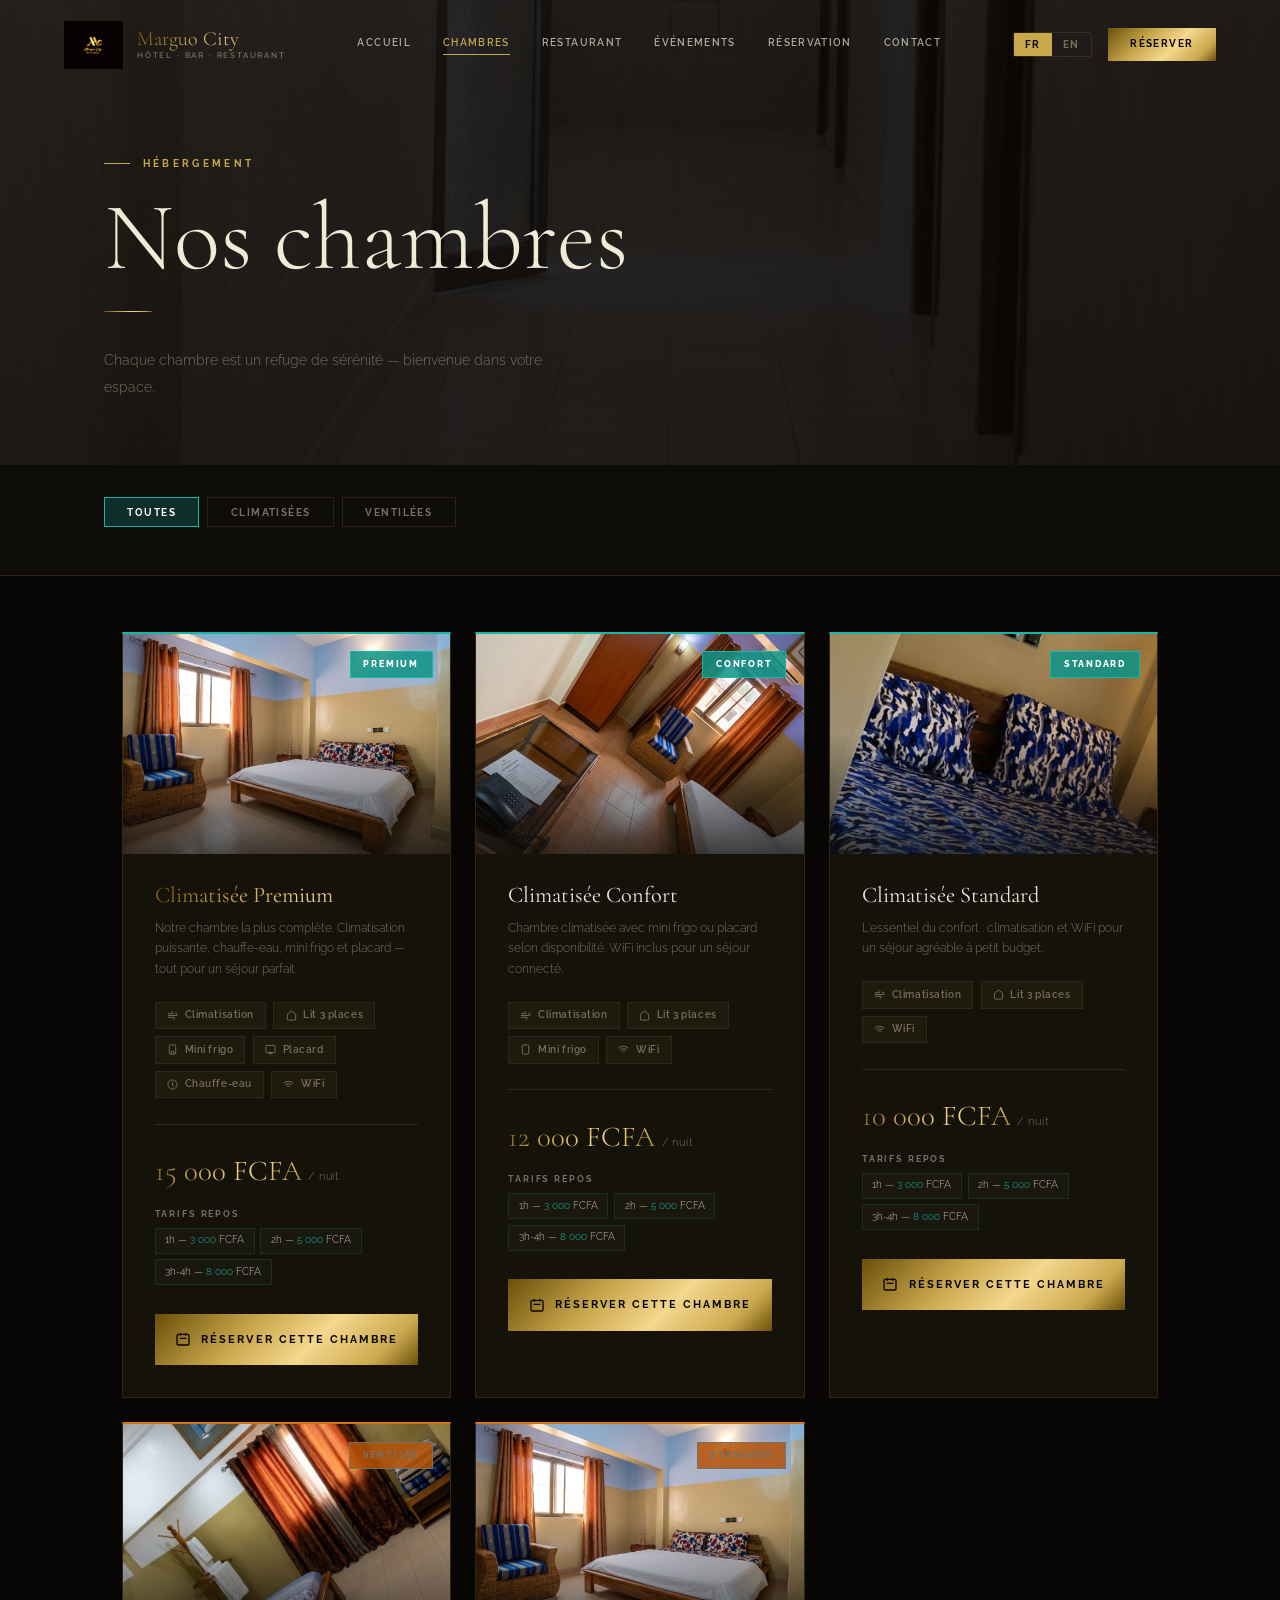
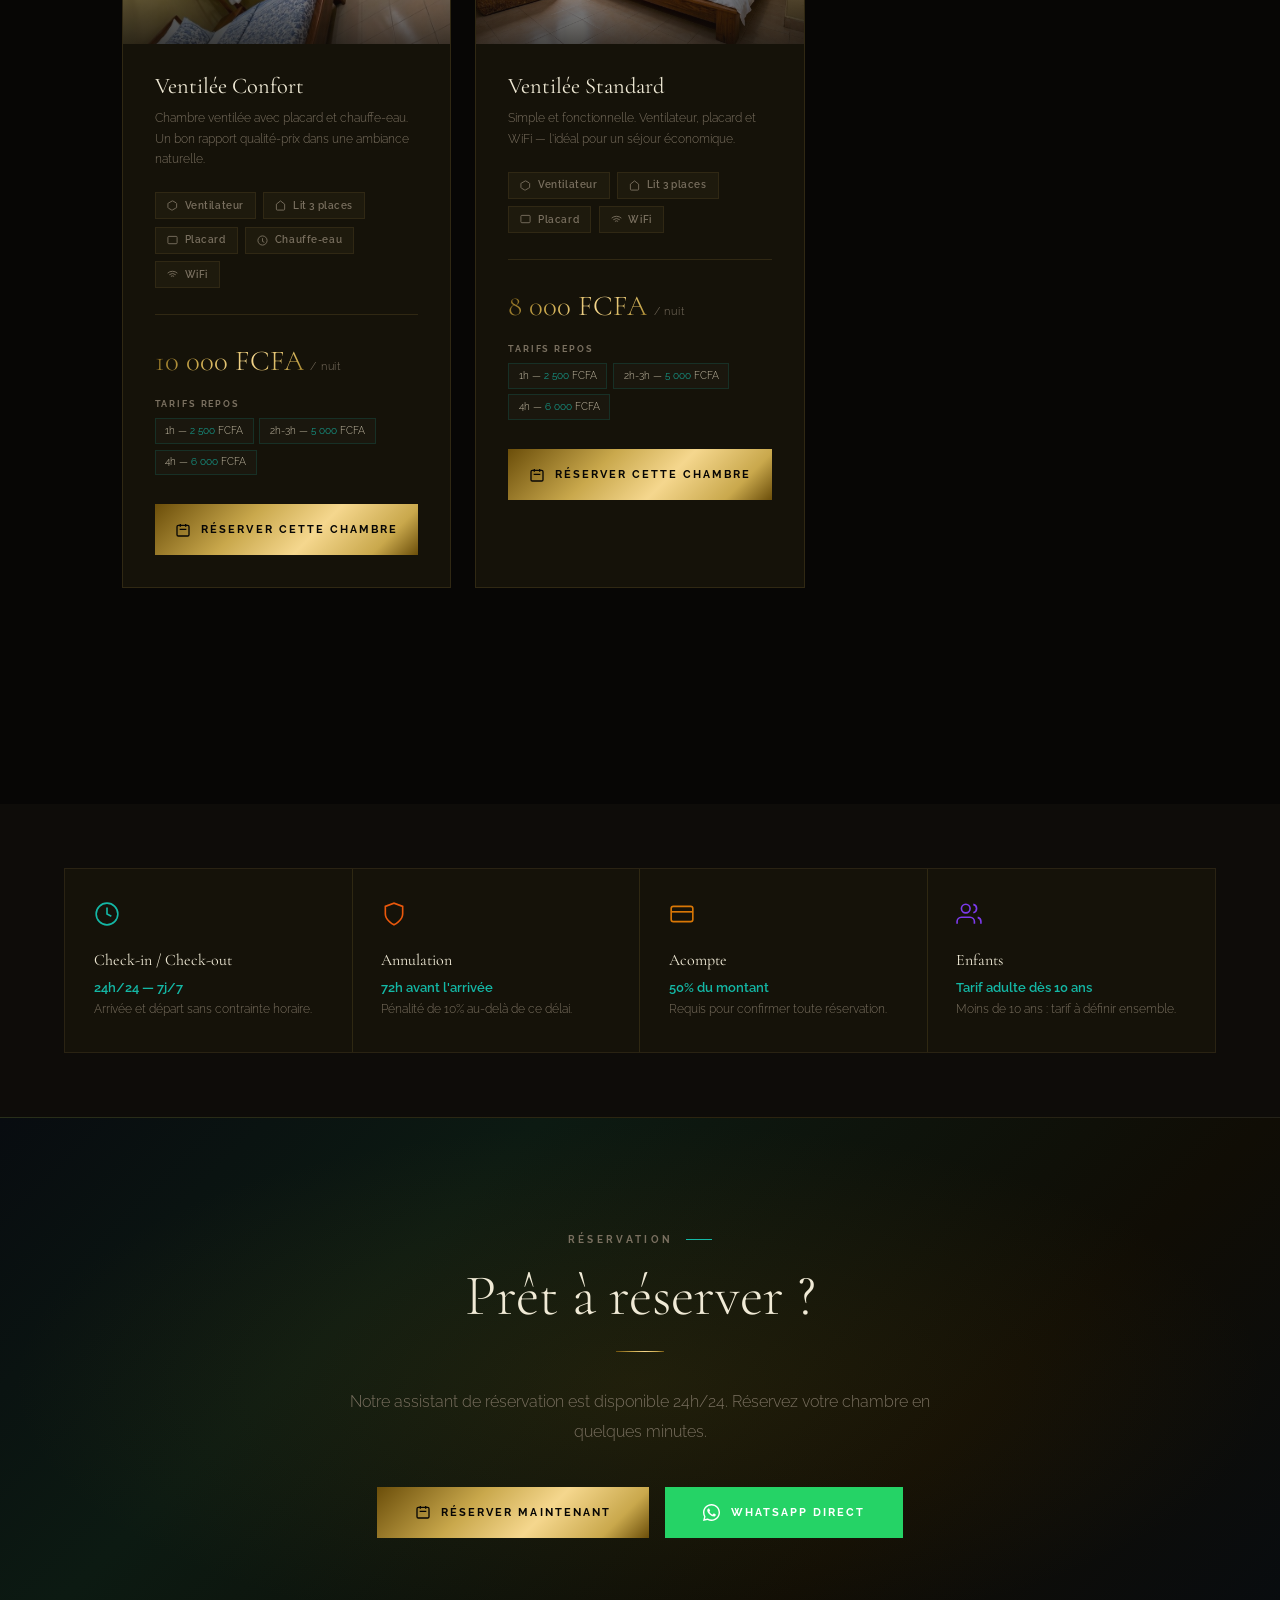
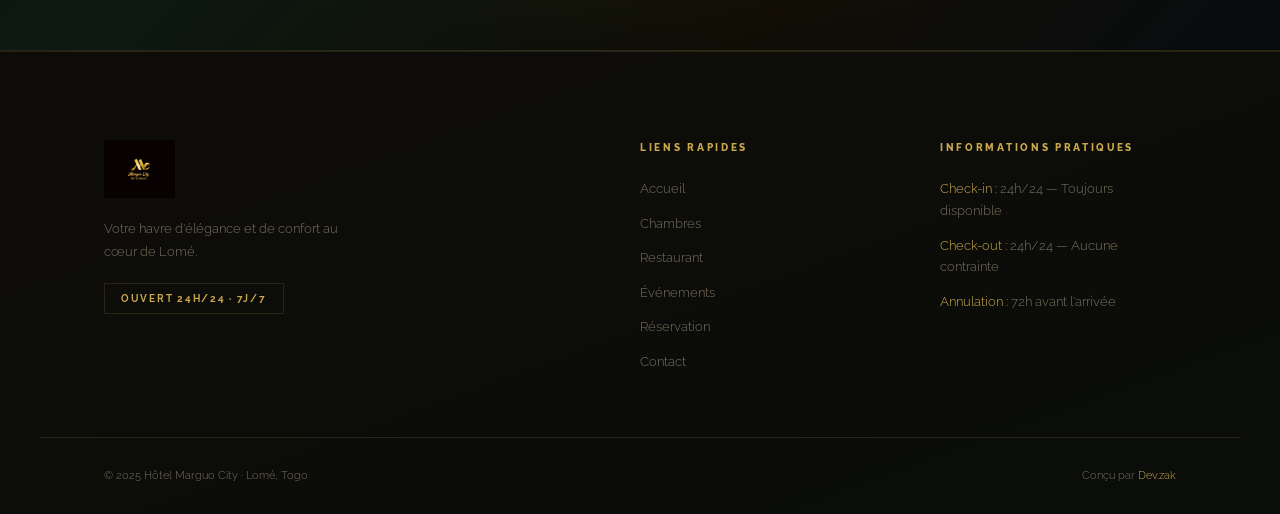
<file: chambres.html>
<!DOCTYPE html>
<html lang="fr">
<head>
  <meta charset="UTF-8"/>
  <meta name="viewport" content="width=device-width, initial-scale=1.0"/>
  <meta name="description" content="Chambres de l'Hôtel Marguo City à Lomé : climatisées et ventilées, avec WiFi, lit 3 places. Tarifs nuit et repos disponibles."/>
  <meta property="og:title" content="Chambres | Hôtel Marguo City"/>
  <meta property="og:image" content="images/chambre-a.jpg"/>
  <title>Chambres | Hôtel Marguo City</title>
  <link rel="icon" type="image/png" href="images/logo.png"/>
  <link rel="preconnect" href="https://fonts.googleapis.com"/>
  <link href="https://fonts.googleapis.com/css2?family=Cormorant+Garamond:ital,wght@0,300;0,400;0,600;1,300;1,400&family=Raleway:wght@300;400;500;600;700;800&display=swap" rel="stylesheet"/>
  <link rel="stylesheet" href="css/main.css"/>
  <link rel="stylesheet" href="css/components.css"/>
  <link rel="stylesheet" href="css/loader.css"/>
  <link rel="stylesheet" href="css/vibes.css"/>
  <style>
    #hero-ch {
      padding-top: var(--nav-h);
      min-height: 48vh;
      display: flex; align-items: flex-end;
      position: relative; overflow: hidden;
    }
    .ch-hero-bg {
      position: absolute; inset: 0;
      background: url('images/couloir.jpg') center/cover no-repeat;
    }
    .ch-hero-bg::after {
      content: ''; position: absolute; inset: 0;
      background: linear-gradient(160deg, rgba(7,6,5,.82) 0%, rgba(7,6,5,.9) 100%);
    }
    .ch-hero-content {
      position: relative; z-index: 1;
      padding: 4rem 5%;
      max-width: var(--max); margin: 0 auto; width: 100%;
    }

    /* Filter bar */
    .filter-bar {
      display: flex; gap: .5rem; flex-wrap: wrap;
      padding: 0 5% 3rem;
      max-width: var(--max); margin: 0 auto;
    }
    .filter-btn {
      padding: .5rem 1.4rem;
      background: transparent;
      border: 1px solid var(--border);
      color: var(--muted);
      font-family: var(--sans); font-size: .64rem;
      font-weight: 700; letter-spacing: .14em; text-transform: uppercase;
      cursor: pointer; transition: all var(--t);
    }
    .filter-btn:hover, .filter-btn.on {
      border-color: var(--g2); color: var(--g2);
      background: rgba(201,168,76,.06);
    }

    /* Big rooms grid */
    .rooms-main {
      padding: 0 5% 6rem;
      max-width: var(--max); margin: 0 auto;
    }
    .rooms-main .rooms-grid { margin-top: 0; }

    /* Room card extended */
    .rc-gallery {
      display: flex; gap: .4rem;
      padding: .5rem .5rem 0;
    }
    .rc-gallery-thumb {
      flex: 1; height: 52px; overflow: hidden; cursor: pointer;
    }
    .rc-gallery-thumb img {
      width: 100%; height: 100%; object-fit: cover;
      opacity: .6; transition: opacity .3s, transform .3s;
    }
    .rc-gallery-thumb:hover img, .rc-gallery-thumb.on img {
      opacity: 1; transform: scale(1.05);
    }

    /* Info policy band */
    .policy-band {
      margin: 4rem 5% 0;
      max-width: var(--max); margin-left: auto; margin-right: auto;
      display: grid; grid-template-columns: repeat(4,1fr);
      border: 1px solid var(--border); overflow: hidden;
    }
    .pol-cell {
      padding: 2rem 1.8rem;
      border-right: 1px solid var(--border);
      background: var(--d2);
    }
    .pol-cell:last-child { border-right: none; }
    .pol-cell svg { width: 26px; height: 26px; color: var(--g2); margin-bottom: 1rem; }
    .pol-cell h4 { font-family: var(--serif); font-size: 1rem; margin-bottom: .4rem; }
    .pol-cell p  { font-size: .75rem; color: var(--muted); line-height: 1.7; }
    .pol-cell .val { color: var(--g3); font-size: .82rem; font-weight: 600; }

    @media(max-width:900px){
      .policy-band { grid-template-columns: 1fr 1fr; }
      .pol-cell:nth-child(2) { border-right: none; }
      .pol-cell:nth-child(3) { border-right: 1px solid var(--border); }
    }
    @media(max-width:600px){
      .policy-band { grid-template-columns: 1fr; }
      .pol-cell { border-right: none; border-bottom: 1px solid var(--border); }
      .pol-cell:last-child { border-bottom: none; }
    }
  </style>
  <script type="application/ld+json">
  {
    "@context": "https://schema.org",
    "@type": "Hotel",
    "name": "Hôtel Marguo City",
    "address": {"@type": "PostalAddress", "addressLocality": "Lomé", "addressCountry": "TG"},
    "telephone": "+22899204638"
  }
  </script>
</head>
<body>

<!-- NAV -->
<nav class="nav scrolled" id="mainNav">
  <a href="index.html" class="nav-logo">
    <img class="nav-logo-img" src="images/logo.png" alt="Marguo City" onerror="this.style.display='none'"/>
    <div class="nav-logo-text">
      <span class="main">Marguo City</span>
      <span class="sub">Hôtel · Bar · Restaurant</span>
    </div>
  </a>
  <ul class="nav-links" id="navLinks"></ul>
  <div class="nav-right">
    <div class="lang-sw">
      <button data-l="fr" class="on">FR</button>
      <button data-l="en">EN</button>
    </div>
    <a href="reservation.html" class="nav-book" id="navBookBtn">Réserver</a>
  </div>
  <button class="burger" id="burger" aria-label="Menu"><span></span><span></span><span></span></button>
</nav>
<nav class="mob-nav" id="mobNav"></nav>
<div class="scrim" id="scrim"></div>

<!-- HERO -->
<div id="hero-ch">
  <div class="ch-hero-bg"></div>
  <div class="ch-hero-content">
    <p class="eyebrow" data-t="pages.rooms.eye">Hébergement</p>
    <h1 class="mt-sm" data-t="pages.rooms.h1">Nos chambres</h1>
    <div class="divider"></div>
    <p style="max-width:480px; color:var(--muted); font-size:.9rem;" data-t="pages.rooms.sub">
      Chaque chambre est un refuge de sérénité — bienvenue dans votre espace.
    </p>
  </div>
</div>

<!-- FILTER BAR -->
<div style="background:var(--d1); border-bottom:1px solid var(--border); padding-top:2rem;">
  <div class="filter-bar">
    <button class="filter-btn on" data-filter="all">Toutes</button>
    <button class="filter-btn" data-filter="clim">Climatisées</button>
    <button class="filter-btn" data-filter="vent">Ventilées</button>
  </div>
</div>

<!-- ROOMS GRID -->
<section style="background:var(--black); padding-top:3.5rem;">
  <div class="rooms-main">
    <div class="rooms-grid" id="roomsGrid">

      <!-- ── CARD 1: Climatisée Premium ── -->
      <div class="room-card reveal" data-cat="clim">
        <div class="room-card-photo">
          <img src="images/chambre-a.jpg" alt="Chambre Climatisée Premium" onerror="this.src='images/hero.jpg'"/>
          <span class="room-card-type">PREMIUM</span>
        </div>
        <div class="room-card-body">
          <h3 class="gold-text">Climatisée Premium</h3>
          <p>Notre chambre la plus complète. Climatisation puissante, chauffe-eau, mini frigo et placard — tout pour un séjour parfait.</p>
          <div class="amenity-row">
            <span class="amenity-tag">
              <svg viewBox="0 0 24 24" fill="none" stroke="currentColor" stroke-width="2"><path d="M9.59 4.59A2 2 0 1111 8H2m10.59 11.41A2 2 0 1014 16H2m15.73-8.27A2.5 2.5 0 1119.5 12H2"/></svg>
              Climatisation
            </span>
            <span class="amenity-tag">
              <svg viewBox="0 0 24 24" fill="none" stroke="currentColor" stroke-width="2"><path d="M3 9l9-7 9 7v11a2 2 0 01-2 2H5a2 2 0 01-2-2z"/></svg>
              Lit 3 places
            </span>
            <span class="amenity-tag">
              <svg viewBox="0 0 24 24" fill="none" stroke="currentColor" stroke-width="2"><rect x="5" y="2" width="14" height="20" rx="2"/><path d="M15 22v-4a2 2 0 00-2-2h-2a2 2 0 00-2 2v4"/></svg>
              Mini frigo
            </span>
            <span class="amenity-tag">
              <svg viewBox="0 0 24 24" fill="none" stroke="currentColor" stroke-width="2"><rect x="2" y="3" width="20" height="16" rx="2"/><path d="M8 21h8M12 17v4"/></svg>
              Placard
            </span>
            <span class="amenity-tag">
              <svg viewBox="0 0 24 24" fill="none" stroke="currentColor" stroke-width="2"><path d="M12 2a10 10 0 110 20A10 10 0 0112 2zm0 5v7l4 2"/></svg>
              Chauffe-eau
            </span>
            <span class="amenity-tag">
              <svg viewBox="0 0 24 24" fill="none" stroke="currentColor" stroke-width="2"><path d="M5 12.55a11 11 0 0114.08 0M1.42 9a16 16 0 0121.16 0M8.53 16.11a6 6 0 016.95 0M12 20h.01"/></svg>
              WiFi
            </span>
          </div>
          <div class="room-pricing">
            <div class="price-main-row">
              <span class="price-main-val">15 000 FCFA</span>
              <span class="price-main-unit">/ nuit</span>
            </div>
            <div class="price-repos-label">Tarifs repos</div>
            <div class="price-repos-grid">
              <span class="price-chip">1h — <span>3 000</span> FCFA</span>
              <span class="price-chip">2h — <span>5 000</span> FCFA</span>
              <span class="price-chip">3h-4h — <span>8 000</span> FCFA</span>
            </div>
          </div>
        </div>
        <div class="room-card-foot">
          <a href="reservation.html?room=clim-premium" class="btn btn-gold" style="width:100%;justify-content:center;">
            <svg viewBox="0 0 24 24" fill="none" stroke="currentColor" stroke-width="2" style="width:16px;height:16px;"><path d="M8 7V3m8 4V3m-9 8h10M5 21h14a2 2 0 002-2V7a2 2 0 00-2-2H5a2 2 0 00-2 2v12a2 2 0 002 2z"/></svg>
            Réserver cette chambre
          </a>
        </div>
      </div>

      <!-- ── CARD 2: Climatisée Confort ── -->
      <div class="room-card reveal delay-1" data-cat="clim">
        <div class="room-card-photo">
          <img src="images/chambre-b.jpg" alt="Chambre Climatisée Confort" onerror="this.src='images/hero.jpg'"/>
          <span class="room-card-type">CONFORT</span>
        </div>
        <div class="room-card-body">
          <h3>Climatisée Confort</h3>
          <p>Chambre climatisée avec mini frigo ou placard selon disponibilité. WiFi inclus pour un séjour connecté.</p>
          <div class="amenity-row">
            <span class="amenity-tag"><svg viewBox="0 0 24 24" fill="none" stroke="currentColor" stroke-width="2"><path d="M9.59 4.59A2 2 0 1111 8H2m10.59 11.41A2 2 0 1014 16H2m15.73-8.27A2.5 2.5 0 1119.5 12H2"/></svg> Climatisation</span>
            <span class="amenity-tag"><svg viewBox="0 0 24 24" fill="none" stroke="currentColor" stroke-width="2"><path d="M3 9l9-7 9 7v11a2 2 0 01-2 2H5a2 2 0 01-2-2z"/></svg> Lit 3 places</span>
            <span class="amenity-tag"><svg viewBox="0 0 24 24" fill="none" stroke="currentColor" stroke-width="2"><rect x="5" y="2" width="14" height="20" rx="2"/></svg> Mini frigo</span>
            <span class="amenity-tag"><svg viewBox="0 0 24 24" fill="none" stroke="currentColor" stroke-width="2"><path d="M5 12.55a11 11 0 0114.08 0M1.42 9a16 16 0 0121.16 0M8.53 16.11a6 6 0 016.95 0M12 20h.01"/></svg> WiFi</span>
          </div>
          <div class="room-pricing">
            <div class="price-main-row">
              <span class="price-main-val">12 000 FCFA</span>
              <span class="price-main-unit">/ nuit</span>
            </div>
            <div class="price-repos-label">Tarifs repos</div>
            <div class="price-repos-grid">
              <span class="price-chip">1h — <span>3 000</span> FCFA</span>
              <span class="price-chip">2h — <span>5 000</span> FCFA</span>
              <span class="price-chip">3h-4h — <span>8 000</span> FCFA</span>
            </div>
          </div>
        </div>
        <div class="room-card-foot">
          <a href="reservation.html?room=clim-confort" class="btn btn-gold" style="width:100%;justify-content:center;">
            <svg viewBox="0 0 24 24" fill="none" stroke="currentColor" stroke-width="2" style="width:16px;height:16px;"><path d="M8 7V3m8 4V3m-9 8h10M5 21h14a2 2 0 002-2V7a2 2 0 00-2-2H5a2 2 0 00-2 2v12a2 2 0 002 2z"/></svg>
            Réserver cette chambre
          </a>
        </div>
      </div>

      <!-- ── CARD 3: Climatisée Standard ── -->
      <div class="room-card reveal delay-2" data-cat="clim">
        <div class="room-card-photo">
          <img src="images/chambre-d.jpg" alt="Chambre Climatisée Standard" onerror="this.src='images/hero.jpg'"/>
          <span class="room-card-type">STANDARD</span>
        </div>
        <div class="room-card-body">
          <h3>Climatisée Standard</h3>
          <p>L'essentiel du confort : climatisation et WiFi pour un séjour agréable à petit budget.</p>
          <div class="amenity-row">
            <span class="amenity-tag"><svg viewBox="0 0 24 24" fill="none" stroke="currentColor" stroke-width="2"><path d="M9.59 4.59A2 2 0 1111 8H2m10.59 11.41A2 2 0 1014 16H2m15.73-8.27A2.5 2.5 0 1119.5 12H2"/></svg> Climatisation</span>
            <span class="amenity-tag"><svg viewBox="0 0 24 24" fill="none" stroke="currentColor" stroke-width="2"><path d="M3 9l9-7 9 7v11a2 2 0 01-2 2H5a2 2 0 01-2-2z"/></svg> Lit 3 places</span>
            <span class="amenity-tag"><svg viewBox="0 0 24 24" fill="none" stroke="currentColor" stroke-width="2"><path d="M5 12.55a11 11 0 0114.08 0M1.42 9a16 16 0 0121.16 0M8.53 16.11a6 6 0 016.95 0M12 20h.01"/></svg> WiFi</span>
          </div>
          <div class="room-pricing">
            <div class="price-main-row">
              <span class="price-main-val">10 000 FCFA</span>
              <span class="price-main-unit">/ nuit</span>
            </div>
            <div class="price-repos-label">Tarifs repos</div>
            <div class="price-repos-grid">
              <span class="price-chip">1h — <span>3 000</span> FCFA</span>
              <span class="price-chip">2h — <span>5 000</span> FCFA</span>
              <span class="price-chip">3h-4h — <span>8 000</span> FCFA</span>
            </div>
          </div>
        </div>
        <div class="room-card-foot">
          <a href="reservation.html?room=clim-standard" class="btn btn-gold" style="width:100%;justify-content:center;">
            <svg viewBox="0 0 24 24" fill="none" stroke="currentColor" stroke-width="2" style="width:16px;height:16px;"><path d="M8 7V3m8 4V3m-9 8h10M5 21h14a2 2 0 002-2V7a2 2 0 00-2-2H5a2 2 0 00-2 2v12a2 2 0 002 2z"/></svg>
            Réserver cette chambre
          </a>
        </div>
      </div>

      <!-- ── CARD 4: Ventilée Confort ── -->
      <div class="room-card reveal" data-cat="vent">
        <div class="room-card-photo">
          <img src="images/chambre-c.jpg" alt="Chambre Ventilée Confort" onerror="this.src='images/hero.jpg'"/>
          <span class="room-card-type" style="border-color:var(--muted);color:var(--muted);">VENTILÉE</span>
        </div>
        <div class="room-card-body">
          <h3>Ventilée Confort</h3>
          <p>Chambre ventilée avec placard et chauffe-eau. Un bon rapport qualité-prix dans une ambiance naturelle.</p>
          <div class="amenity-row">
            <span class="amenity-tag"><svg viewBox="0 0 24 24" fill="none" stroke="currentColor" stroke-width="2"><path d="M21 8a2 2 0 00-1-1.73l-7-4a2 2 0 00-2 0l-7 4A2 2 0 002 8v8a2 2 0 001 1.73l7 4a2 2 0 002 0l7-4A2 2 0 0021 16z"/></svg> Ventilateur</span>
            <span class="amenity-tag"><svg viewBox="0 0 24 24" fill="none" stroke="currentColor" stroke-width="2"><path d="M3 9l9-7 9 7v11a2 2 0 01-2 2H5a2 2 0 01-2-2z"/></svg> Lit 3 places</span>
            <span class="amenity-tag"><svg viewBox="0 0 24 24" fill="none" stroke="currentColor" stroke-width="2"><rect x="2" y="3" width="20" height="16" rx="2"/></svg> Placard</span>
            <span class="amenity-tag"><svg viewBox="0 0 24 24" fill="none" stroke="currentColor" stroke-width="2"><path d="M12 2a10 10 0 110 20A10 10 0 0112 2zm0 5v7l4 2"/></svg> Chauffe-eau</span>
            <span class="amenity-tag"><svg viewBox="0 0 24 24" fill="none" stroke="currentColor" stroke-width="2"><path d="M5 12.55a11 11 0 0114.08 0M1.42 9a16 16 0 0121.16 0M8.53 16.11a6 6 0 016.95 0M12 20h.01"/></svg> WiFi</span>
          </div>
          <div class="room-pricing">
            <div class="price-main-row">
              <span class="price-main-val">10 000 FCFA</span>
              <span class="price-main-unit">/ nuit</span>
            </div>
            <div class="price-repos-label">Tarifs repos</div>
            <div class="price-repos-grid">
              <span class="price-chip">1h — <span>2 500</span> FCFA</span>
              <span class="price-chip">2h-3h — <span>5 000</span> FCFA</span>
              <span class="price-chip">4h — <span>6 000</span> FCFA</span>
            </div>
          </div>
        </div>
        <div class="room-card-foot">
          <a href="reservation.html?room=vent-confort" class="btn btn-gold" style="width:100%;justify-content:center;">
            <svg viewBox="0 0 24 24" fill="none" stroke="currentColor" stroke-width="2" style="width:16px;height:16px;"><path d="M8 7V3m8 4V3m-9 8h10M5 21h14a2 2 0 002-2V7a2 2 0 00-2-2H5a2 2 0 00-2 2v12a2 2 0 002 2z"/></svg>
            Réserver cette chambre
          </a>
        </div>
      </div>

      <!-- ── CARD 5: Ventilée Standard ── -->
      <div class="room-card reveal delay-1" data-cat="vent">
        <div class="room-card-photo">
          <img src="images/chambre-a.jpg" alt="Chambre Ventilée Standard" onerror="this.src='images/hero.jpg'"/>
          <span class="room-card-type" style="border-color:var(--muted);color:var(--muted);">STANDARD</span>
        </div>
        <div class="room-card-body">
          <h3>Ventilée Standard</h3>
          <p>Simple et fonctionnelle. Ventilateur, placard et WiFi — l'idéal pour un séjour économique.</p>
          <div class="amenity-row">
            <span class="amenity-tag"><svg viewBox="0 0 24 24" fill="none" stroke="currentColor" stroke-width="2"><path d="M21 8a2 2 0 00-1-1.73l-7-4a2 2 0 00-2 0l-7 4A2 2 0 002 8v8a2 2 0 001 1.73l7 4a2 2 0 002 0l7-4A2 2 0 0021 16z"/></svg> Ventilateur</span>
            <span class="amenity-tag"><svg viewBox="0 0 24 24" fill="none" stroke="currentColor" stroke-width="2"><path d="M3 9l9-7 9 7v11a2 2 0 01-2 2H5a2 2 0 01-2-2z"/></svg> Lit 3 places</span>
            <span class="amenity-tag"><svg viewBox="0 0 24 24" fill="none" stroke="currentColor" stroke-width="2"><rect x="2" y="3" width="20" height="16" rx="2"/></svg> Placard</span>
            <span class="amenity-tag"><svg viewBox="0 0 24 24" fill="none" stroke="currentColor" stroke-width="2"><path d="M5 12.55a11 11 0 0114.08 0M1.42 9a16 16 0 0121.16 0M8.53 16.11a6 6 0 016.95 0M12 20h.01"/></svg> WiFi</span>
          </div>
          <div class="room-pricing">
            <div class="price-main-row">
              <span class="price-main-val">8 000 FCFA</span>
              <span class="price-main-unit">/ nuit</span>
            </div>
            <div class="price-repos-label">Tarifs repos</div>
            <div class="price-repos-grid">
              <span class="price-chip">1h — <span>2 500</span> FCFA</span>
              <span class="price-chip">2h-3h — <span>5 000</span> FCFA</span>
              <span class="price-chip">4h — <span>6 000</span> FCFA</span>
            </div>
          </div>
        </div>
        <div class="room-card-foot">
          <a href="reservation.html?room=vent-standard" class="btn btn-gold" style="width:100%;justify-content:center;">
            <svg viewBox="0 0 24 24" fill="none" stroke="currentColor" stroke-width="2" style="width:16px;height:16px;"><path d="M8 7V3m8 4V3m-9 8h10M5 21h14a2 2 0 002-2V7a2 2 0 00-2-2H5a2 2 0 00-2 2v12a2 2 0 002 2z"/></svg>
            Réserver cette chambre
          </a>
        </div>
      </div>

    </div><!-- /rooms-grid -->
  </div><!-- /rooms-main -->
</section>

<!-- ══ POLICY BAND ════════════════════════════════════════════════ -->
<section style="background:var(--d1); padding: 4rem 5%;">
  <div class="policy-band reveal" style="margin:0 auto;">
    <div class="pol-cell">
      <svg viewBox="0 0 24 24" fill="none" stroke="currentColor" stroke-width="1.5"><circle cx="12" cy="12" r="10"/><path d="M12 6v6l4 2"/></svg>
      <h4>Check-in / Check-out</h4>
      <p class="val">24h/24 — 7j/7</p>
      <p>Arrivée et départ sans contrainte horaire.</p>
    </div>
    <div class="pol-cell">
      <svg viewBox="0 0 24 24" fill="none" stroke="currentColor" stroke-width="1.5"><path d="M12 22s8-4 8-10V5l-8-3-8 3v7c0 6 8 10 8 10z"/></svg>
      <h4>Annulation</h4>
      <p class="val">72h avant l'arrivée</p>
      <p>Pénalité de 10% au-delà de ce délai.</p>
    </div>
    <div class="pol-cell">
      <svg viewBox="0 0 24 24" fill="none" stroke="currentColor" stroke-width="1.5"><rect x="2" y="5" width="20" height="14" rx="2"/><path d="M2 10h20"/></svg>
      <h4>Acompte</h4>
      <p class="val">50% du montant</p>
      <p>Requis pour confirmer toute réservation.</p>
    </div>
    <div class="pol-cell">
      <svg viewBox="0 0 24 24" fill="none" stroke="currentColor" stroke-width="1.5"><path d="M17 21v-2a4 4 0 00-4-4H5a4 4 0 00-4 4v2"/><circle cx="9" cy="7" r="4"/><path d="M23 21v-2a4 4 0 00-3-3.87M16 3.13a4 4 0 010 7.75"/></svg>
      <h4>Enfants</h4>
      <p class="val">Tarif adulte dès 10 ans</p>
      <p>Moins de 10 ans : tarif à définir ensemble.</p>
    </div>
  </div>
</section>

<!-- ══ CTA ═══════════════════════════════════════════════════════ -->
<div class="cta-banner reveal">
  <div class="cta-banner-content">
    <p class="eyebrow center" style="margin-bottom:1rem;">Réservation</p>
    <h2>Prêt à réserver ?</h2>
    <div class="divider center"></div>
    <p>Notre assistant de réservation est disponible 24h/24. Réservez votre chambre en quelques minutes.</p>
    <div class="gap-btns" style="justify-content:center; margin-top:2rem;">
      <a href="reservation.html" class="btn btn-gold">
        <svg viewBox="0 0 24 24" fill="none" stroke="currentColor" stroke-width="2" style="width:16px;height:16px;"><path d="M8 7V3m8 4V3m-9 8h10M5 21h14a2 2 0 002-2V7a2 2 0 00-2-2H5a2 2 0 00-2 2v12a2 2 0 002 2z"/></svg>
        Réserver maintenant
      </a>
      <a href="https://wa.me/22899204638" target="_blank" rel="noopener" class="btn btn-wa">
        <svg viewBox="0 0 24 24" fill="currentColor" style="width:17px;height:17px;"><path d="M17.472 14.382c-.297-.149-1.758-.867-2.03-.967-.273-.099-.471-.148-.67.15-.197.297-.767.966-.94 1.164-.173.199-.347.223-.644.075-.297-.15-1.255-.463-2.39-1.475-.883-.788-1.48-1.761-1.653-2.059-.173-.297-.018-.458.13-.606.134-.133.298-.347.446-.52.149-.174.198-.298.298-.497.099-.198.05-.371-.025-.52-.075-.149-.669-1.612-.916-2.207-.242-.579-.487-.5-.669-.51-.173-.008-.371-.01-.57-.01-.198 0-.52.074-.792.372-.272.297-1.04 1.016-1.04 2.479 0 1.462 1.065 2.875 1.213 3.074.149.198 2.096 3.2 5.077 4.487.709.306 1.262.489 1.694.625.712.227 1.36.195 1.871.118.571-.085 1.758-.719 2.006-1.413.248-.694.248-1.289.173-1.413-.074-.124-.272-.198-.57-.347z"/><path d="M12 0C5.373 0 0 5.373 0 12c0 2.123.554 4.116 1.527 5.843L0 24l6.345-1.508A11.94 11.94 0 0012 24c6.627 0 12-5.373 12-12S18.627 0 12 0zm0 22c-1.896 0-3.67-.52-5.19-1.427l-.37-.22-3.768.895.955-3.68-.24-.38A9.958 9.958 0 012 12C2 6.477 6.477 2 12 2s10 4.477 10 10-4.477 10-10 10z"/></svg>
        WhatsApp direct
      </a>
    </div>
  </div>
</div>

<!-- FOOTER -->
<footer><div id="footerInner"></div></footer>

<script src="js/loader.js"></script>
<script src="js/main.js"></script>
<script>
  // Filter logic
  document.querySelectorAll('.filter-btn').forEach(btn => {
    btn.addEventListener('click', () => {
      document.querySelectorAll('.filter-btn').forEach(b => b.classList.remove('on'));
      btn.classList.add('on');
      const f = btn.dataset.filter;
      document.querySelectorAll('.room-card').forEach(card => {
        const show = f === 'all' || card.dataset.cat === f;
        card.style.display = show ? '' : 'none';
      });
    });
  });

  // Pre-select room if coming from another page
  const params = new URLSearchParams(location.search);
  const preRoom = params.get('room');
  if (preRoom) {
    const map = { 'clim-premium': 'clim', 'clim-confort': 'clim', 'clim-standard': 'clim', 'vent-confort': 'vent', 'vent-standard': 'vent' };
    const cat = map[preRoom];
    if (cat) {
      document.querySelector(`[data-filter="${cat}"]`)?.click();
    }
  }
</script>
</body>
</html>
</file>
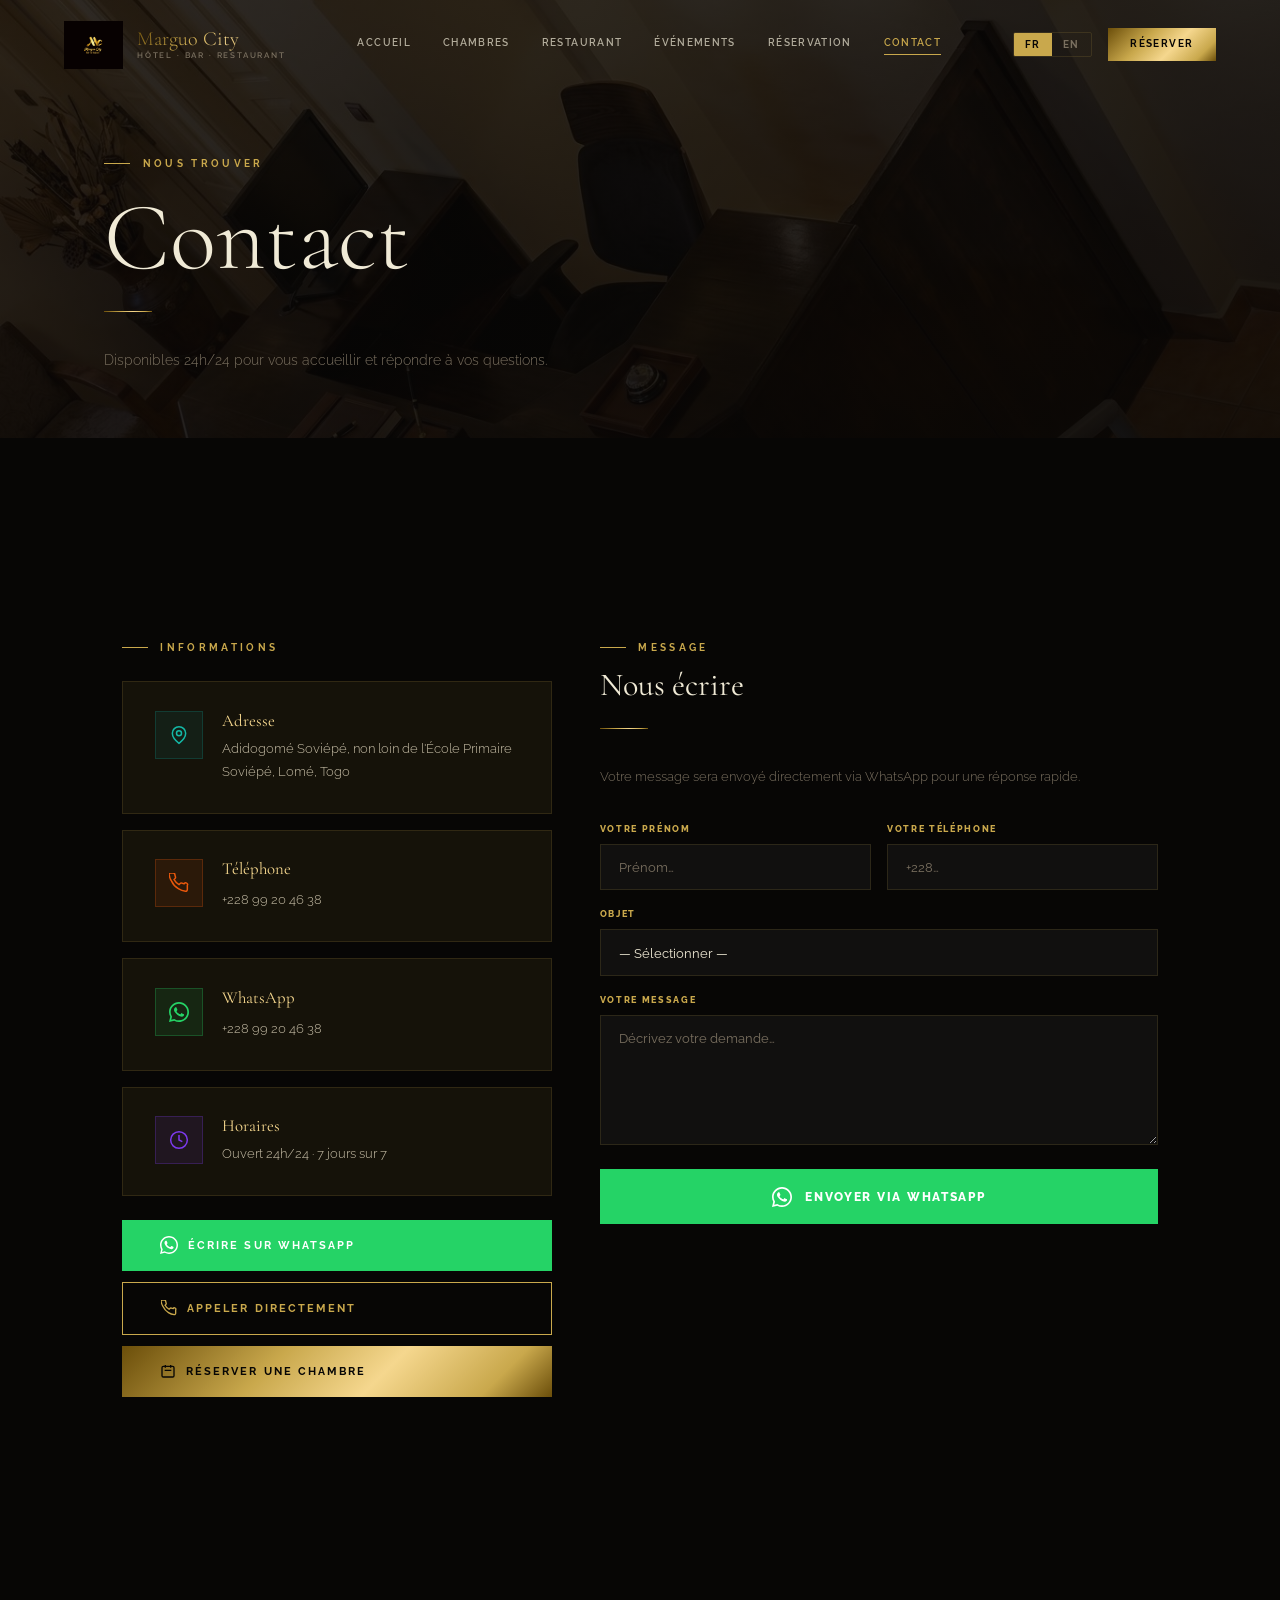
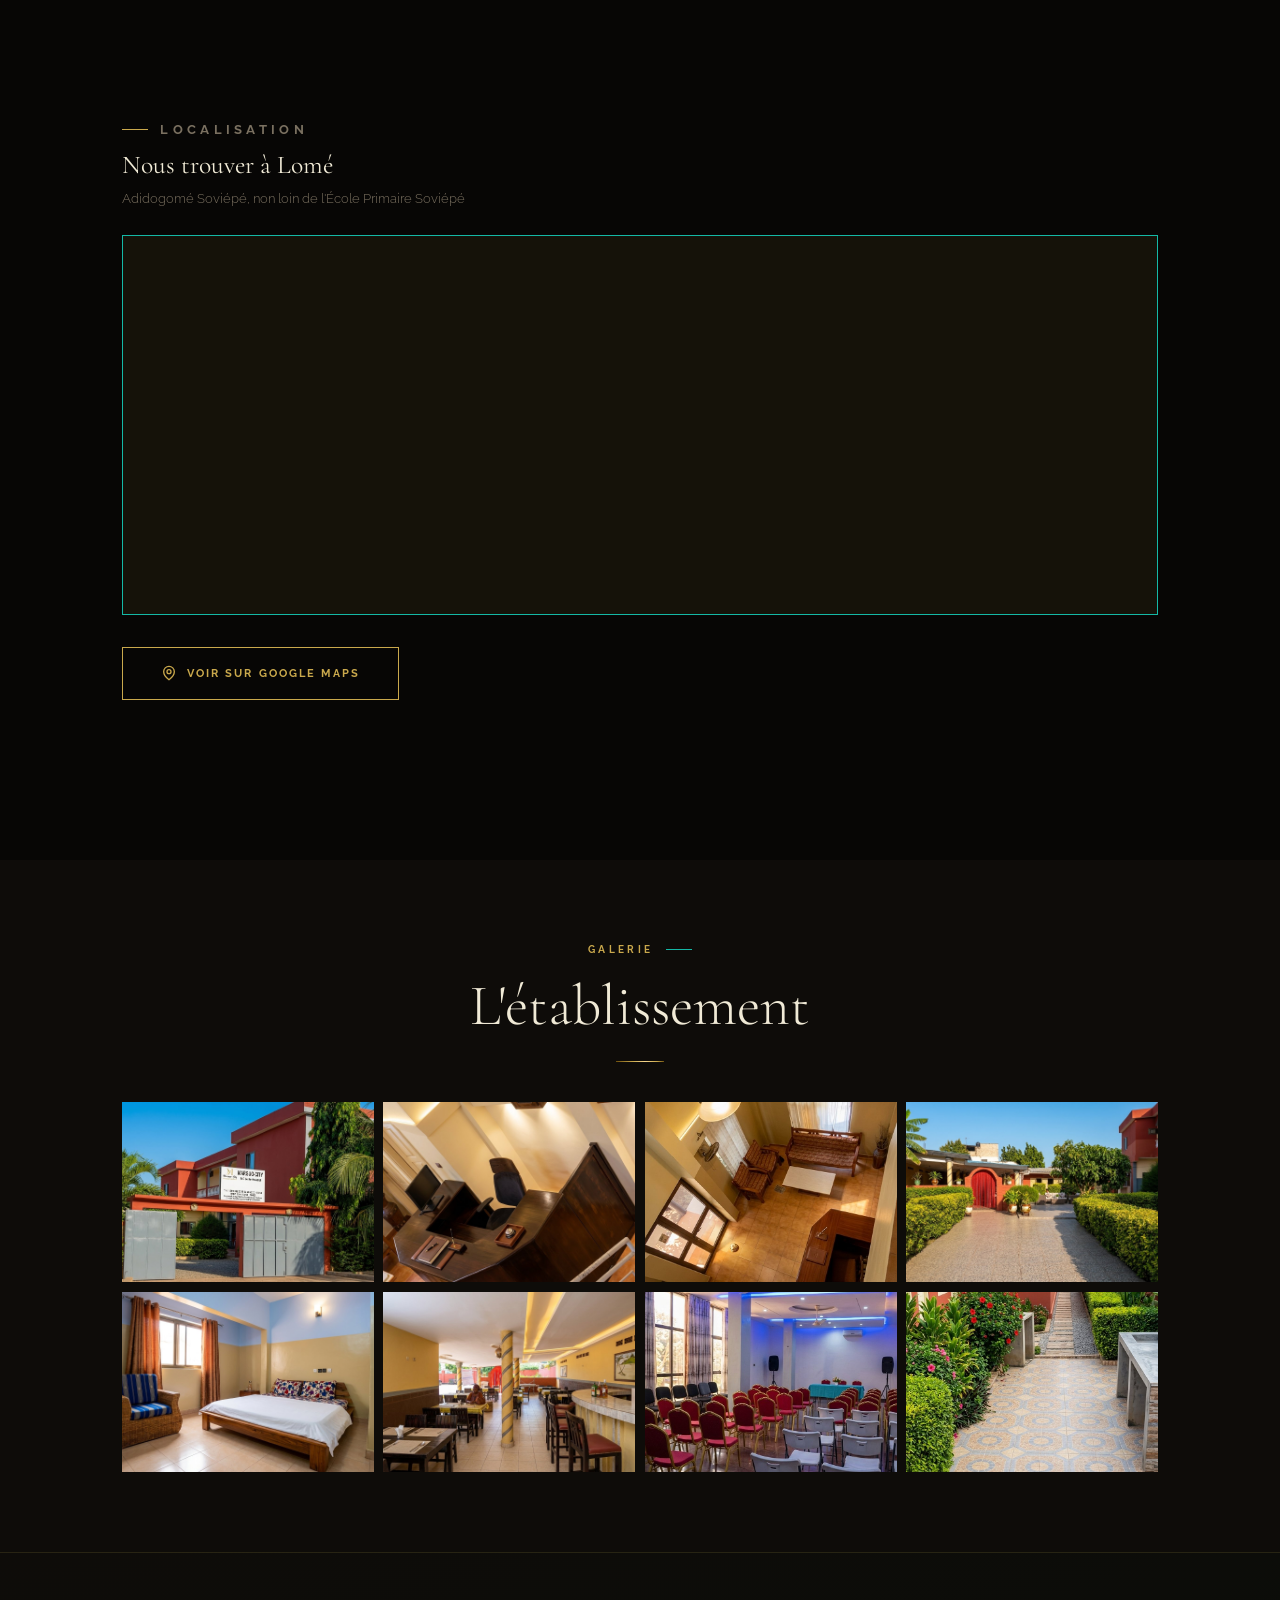
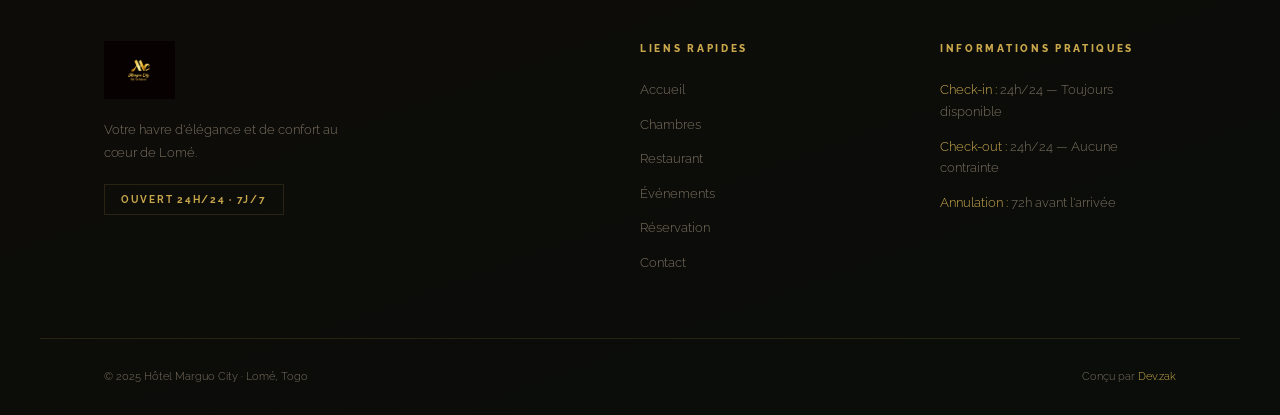
<file: contact.html>
<!DOCTYPE html>
<html lang="fr">
<head>
  <meta charset="UTF-8"/>
  <meta name="viewport" content="width=device-width, initial-scale=1.0"/>
  <meta name="description" content="Contactez l'Hôtel Marguo City à Lomé, Togo. Adresse : Adidogomé Soviépé. Tél : +228 99 20 46 38. Ouvert 24h/24."/>
  <meta property="og:title" content="Contact | Hôtel Marguo City"/>
  <title>Contact | Hôtel Marguo City</title>
  <link rel="icon" type="image/png" href="images/logo.png"/>
  <link rel="preconnect" href="https://fonts.googleapis.com"/>
  <link href="https://fonts.googleapis.com/css2?family=Cormorant+Garamond:ital,wght@0,300;0,400;0,600;1,300;1,400&family=Raleway:wght@300;400;500;600;700;800&display=swap" rel="stylesheet"/>
  <link rel="stylesheet" href="css/main.css"/>
  <link rel="stylesheet" href="css/components.css"/>
  <link rel="stylesheet" href="css/loader.css"/>
  <link rel="stylesheet" href="css/vibes.css"/>
  <style>
    #hero-ct {
      padding-top: var(--nav-h);
      min-height: 44vh;
      display: flex; align-items: flex-end;
      position: relative; overflow: hidden;
      background: var(--d1);
    }
    .ct-hero-bg {
      position: absolute; inset: 0;
      background: url('images/reception.jpg') center/cover no-repeat;
    }
    .ct-hero-bg::after {
      content: ''; position: absolute; inset: 0;
      background: linear-gradient(160deg, rgba(7,6,5,.82) 0%, rgba(7,6,5,.93) 100%);
    }
    .ct-hero-content {
      position: relative; z-index: 1;
      padding: 4rem 5%;
      max-width: var(--max); margin: 0 auto; width: 100%;
    }

    /* ── MAIN GRID ── */
    .ct-main {
      display: grid; grid-template-columns: 1fr 1.3fr;
      gap: 3rem; padding: 5rem 5%;
      max-width: var(--max); margin: 0 auto;
    }

    /* Info cards */
    .ct-cards { display: flex; flex-direction: column; gap: 1rem; }
    .ct-card {
      display: flex; gap: 1.2rem; align-items: flex-start;
      padding: 1.8rem 2rem;
      border: 1px solid var(--border);
      background: var(--d2);
      transition: border-color var(--t), transform var(--t);
    }
    .ct-card:hover { border-color: var(--border-s); transform: translateX(4px); }
    .ct-icon {
      width: 48px; height: 48px; flex-shrink: 0;
      border: 1px solid var(--border-s);
      background: rgba(201,168,76,.07);
      display: flex; align-items: center; justify-content: center;
    }
    .ct-icon svg { width: 20px; height: 20px; color: var(--g2); }
    .ct-body h4 { font-family: var(--serif); font-size: 1.05rem; color: var(--g3); margin-bottom: .35rem; }
    .ct-body p, .ct-body a { font-size: .84rem; color: var(--light); line-height: 1.75; }
    .ct-body a:hover { color: var(--g2); }

    /* Direct btns */
    .ct-actions { display: flex; flex-direction: column; gap: .7rem; margin-top: 1.5rem; }

    /* Form side */
    .ct-form-wrap {}
    .ct-form-wrap h3 { font-size: 1.8rem; margin-bottom: .5rem; }
    .ct-form-wrap > p { font-size: .85rem; color: var(--muted); margin-bottom: 2rem; }
    .ct-form { display: flex; flex-direction: column; gap: 1rem; }
    .cf-row { display: grid; grid-template-columns: 1fr 1fr; gap: 1rem; }
    .cf-label { font-size: .58rem; font-weight: 800; letter-spacing: .18em; text-transform: uppercase; color: var(--g2); display: block; margin-bottom: .45rem; }
    .cf-input {
      width: 100%;
      background: rgba(255,255,255,.04);
      border: 1px solid var(--border);
      padding: .9rem 1.15rem;
      color: var(--cream); font-family: var(--sans); font-size: .84rem;
      outline: none; transition: border-color var(--t);
      -webkit-appearance: none;
    }
    .cf-input:focus { border-color: var(--g2); background: rgba(201,168,76,.03); }
    .cf-input::placeholder { color: var(--muted); }
    textarea.cf-input { resize: vertical; min-height: 130px; }

    .cf-submit {
      display: flex; align-items: center; justify-content: center; gap: .8rem;
      width: 100%;
      padding: 1.1rem;
      background: #25D366; border: none; cursor: pointer;
      color: #fff; font-family: var(--sans); font-size: .72rem;
      font-weight: 800; letter-spacing: .15em; text-transform: uppercase;
      transition: all var(--t);
    }
    .cf-submit:hover { background: #1da851; transform: translateY(-2px); box-shadow: 0 12px 40px rgba(37,211,102,.3); }
    .cf-submit svg { width: 20px; height: 20px; }

    /* Map section */
    .map-section {
      padding: 0 5% 5rem;
      max-width: var(--max); margin: 0 auto;
    }
    .map-header { margin-bottom: 1.5rem; }
    .map-header h3 { font-size: 1.6rem; margin-bottom: .4rem; }
    .map-header p  { font-size: .84rem; color: var(--muted); }
    .map-frame {
      border: 1px solid var(--border);
      height: 380px; overflow: hidden;
      position: relative;
      display: flex; align-items: center; justify-content: center;
      background: var(--d2);
    }
    .map-placeholder {
      text-align: center; padding: 3rem;
    }
    .map-placeholder svg { width: 48px; height: 48px; color: var(--g2); margin: 0 auto 1rem; display: block; }
    .map-placeholder h4 { font-family: var(--serif); font-size: 1.4rem; margin-bottom: .5rem; }
    .map-placeholder p  { font-size: .8rem; color: var(--muted); margin-bottom: 1.5rem; }

    /* Photos grid */
    .ct-photos {
      padding: 5rem 5%;
      background: var(--d1);
    }
    .ct-photos-grid {
      display: grid;
      grid-template-columns: repeat(4,1fr);
      gap: .6rem; margin-top: 2.5rem;
    }
    .ct-photo { height: 180px; overflow: hidden; }
    .ct-photo img { width: 100%; height: 100%; object-fit: cover; transition: transform .6s; }
    .ct-photo:hover img { transform: scale(1.06); }

    @media(max-width:900px){
      .ct-main { grid-template-columns:1fr; gap:2rem; }
      .cf-row  { grid-template-columns:1fr; }
      .ct-photos-grid { grid-template-columns:1fr 1fr; }
    }
    @media(max-width:600px){
      .ct-photos-grid { grid-template-columns:1fr 1fr; }
    }
  </style>
</head>
<body>

<!-- NAV -->
<nav class="nav scrolled" id="mainNav">
  <a href="index.html" class="nav-logo">
    <img class="nav-logo-img" src="images/logo.png" alt="Marguo City" onerror="this.style.display='none'"/>
    <div class="nav-logo-text">
      <span class="main">Marguo City</span>
      <span class="sub">Hôtel · Bar · Restaurant</span>
    </div>
  </a>
  <ul class="nav-links" id="navLinks"></ul>
  <div class="nav-right">
    <div class="lang-sw">
      <button data-l="fr" class="on">FR</button>
      <button data-l="en">EN</button>
    </div>
    <a href="reservation.html" class="nav-book" id="navBookBtn">Réserver</a>
  </div>
  <button class="burger" id="burger" aria-label="Menu"><span></span><span></span><span></span></button>
</nav>
<nav class="mob-nav" id="mobNav"></nav>
<div class="scrim" id="scrim"></div>

<!-- HERO -->
<div id="hero-ct">
  <div class="ct-hero-bg"></div>
  <div class="ct-hero-content">
    <p class="eyebrow" data-t="pages.contact.eye">Nous trouver</p>
    <h1 class="mt-sm" data-t="pages.contact.h1">Contact</h1>
    <div class="divider"></div>
    <p style="max-width:460px; color:var(--muted); font-size:.9rem;" data-t="pages.contact.sub">
      Disponibles 24h/24 pour vous accueillir et répondre à vos questions.
    </p>
  </div>
</div>

<!-- MAIN CONTACT GRID -->
<section style="background:var(--black);">
  <div class="ct-main">

    <!-- LEFT: Info cards -->
    <div class="reveal">
      <p class="eyebrow" style="margin-bottom:1.5rem;">Informations</p>
      <div class="ct-cards">
        <div class="ct-card">
          <div class="ct-icon">
            <svg viewBox="0 0 24 24" fill="none" stroke="currentColor" stroke-width="1.8"><path d="M20 10c0 6-8 12-8 12s-8-6-8-12a8 8 0 0116 0z"/><circle cx="12" cy="10" r="3"/></svg>
          </div>
          <div class="ct-body">
            <h4 data-t="pages.contact.addr_title">Adresse</h4>
            <p data-t="pages.contact.addr">Adidogomé Soviépé, non loin de l'École Primaire Soviépé, Lomé, Togo</p>
          </div>
        </div>
        <div class="ct-card">
          <div class="ct-icon">
            <svg viewBox="0 0 24 24" fill="none" stroke="currentColor" stroke-width="1.8"><path d="M22 16.92v3a2 2 0 01-2.18 2 19.79 19.79 0 01-8.63-3.07A19.5 19.5 0 013.07 9.81a19.79 19.79 0 01-3.07-8.63A2 2 0 012 0h3a2 2 0 012 1.72c.127.96.361 1.903.7 2.81a2 2 0 01-.45 2.11L6.09 7.91a16 16 0 006 6l1.27-1.27a2 2 0 012.11-.45c.907.339 1.85.573 2.81.7A2 2 0 0122 14.92z"/></svg>
          </div>
          <div class="ct-body">
            <h4 data-t="pages.contact.phone_title">Téléphone</h4>
            <a href="tel:+22899204638">+228 99 20 46 38</a>
          </div>
        </div>
        <div class="ct-card">
          <div class="ct-icon">
            <svg viewBox="0 0 24 24" fill="currentColor"><path d="M17.472 14.382c-.297-.149-1.758-.867-2.03-.967-.273-.099-.471-.148-.67.15-.197.297-.767.966-.94 1.164-.173.199-.347.223-.644.075-.297-.15-1.255-.463-2.39-1.475-.883-.788-1.48-1.761-1.653-2.059-.173-.297-.018-.458.13-.606.134-.133.298-.347.446-.52.149-.174.198-.298.298-.497.099-.198.05-.371-.025-.52-.075-.149-.669-1.612-.916-2.207-.242-.579-.487-.5-.669-.51-.173-.008-.371-.01-.57-.01-.198 0-.52.074-.792.372-.272.297-1.04 1.016-1.04 2.479 0 1.462 1.065 2.875 1.213 3.074.149.198 2.096 3.2 5.077 4.487.709.306 1.262.489 1.694.625.712.227 1.36.195 1.871.118.571-.085 1.758-.719 2.006-1.413.248-.694.248-1.289.173-1.413-.074-.124-.272-.198-.57-.347z"/><path d="M12 0C5.373 0 0 5.373 0 12c0 2.123.554 4.116 1.527 5.843L0 24l6.345-1.508A11.94 11.94 0 0012 24c6.627 0 12-5.373 12-12S18.627 0 12 0zm0 22c-1.896 0-3.67-.52-5.19-1.427l-.37-.22-3.768.895.955-3.68-.24-.38A9.958 9.958 0 012 12C2 6.477 6.477 2 12 2s10 4.477 10 10-4.477 10-10 10z"/></svg>
          </div>
          <div class="ct-body">
            <h4 data-t="pages.contact.wa_title">WhatsApp</h4>
            <a href="https://wa.me/22899204638" target="_blank" rel="noopener">+228 99 20 46 38</a>
          </div>
        </div>
        <div class="ct-card">
          <div class="ct-icon">
            <svg viewBox="0 0 24 24" fill="none" stroke="currentColor" stroke-width="1.8"><circle cx="12" cy="12" r="10"/><path d="M12 6v6l4 2"/></svg>
          </div>
          <div class="ct-body">
            <h4 data-t="pages.contact.hours_title">Horaires</h4>
            <p data-t="pages.contact.hours_val">Ouvert 24h/24 · 7 jours sur 7</p>
          </div>
        </div>
      </div>

      <div class="ct-actions">
        <a href="https://wa.me/22899204638?text=Bonjour%20H%C3%B4tel%20Marguo%20City%2C%20j%27ai%20une%20question." target="_blank" rel="noopener" class="btn btn-wa">
          <svg viewBox="0 0 24 24" fill="currentColor" style="width:18px;height:18px;"><path d="M17.472 14.382c-.297-.149-1.758-.867-2.03-.967-.273-.099-.471-.148-.67.15-.197.297-.767.966-.94 1.164-.173.199-.347.223-.644.075-.297-.15-1.255-.463-2.39-1.475-.883-.788-1.48-1.761-1.653-2.059-.173-.297-.018-.458.13-.606.134-.133.298-.347.446-.52.149-.174.198-.298.298-.497.099-.198.05-.371-.025-.52-.075-.149-.669-1.612-.916-2.207-.242-.579-.487-.5-.669-.51-.173-.008-.371-.01-.57-.01-.198 0-.52.074-.792.372-.272.297-1.04 1.016-1.04 2.479 0 1.462 1.065 2.875 1.213 3.074.149.198 2.096 3.2 5.077 4.487.709.306 1.262.489 1.694.625.712.227 1.36.195 1.871.118.571-.085 1.758-.719 2.006-1.413.248-.694.248-1.289.173-1.413-.074-.124-.272-.198-.57-.347z"/><path d="M12 0C5.373 0 0 5.373 0 12c0 2.123.554 4.116 1.527 5.843L0 24l6.345-1.508A11.94 11.94 0 0012 24c6.627 0 12-5.373 12-12S18.627 0 12 0zm0 22c-1.896 0-3.67-.52-5.19-1.427l-.37-.22-3.768.895.955-3.68-.24-.38A9.958 9.958 0 012 12C2 6.477 6.477 2 12 2s10 4.477 10 10-4.477 10-10 10z"/></svg>
          <span data-t="pages.contact.write_wa">Écrire sur WhatsApp</span>
        </a>
        <a href="tel:+22899204638" class="btn btn-outline">
          <svg viewBox="0 0 24 24" fill="none" stroke="currentColor" stroke-width="2" style="width:16px;height:16px;"><path d="M22 16.92v3a2 2 0 01-2.18 2 19.79 19.79 0 01-8.63-3.07A19.5 19.5 0 013.07 9.81a19.79 19.79 0 01-3.07-8.63A2 2 0 012 0h3a2 2 0 012 1.72c.127.96.361 1.903.7 2.81a2 2 0 01-.45 2.11L6.09 7.91a16 16 0 006 6l1.27-1.27a2 2 0 012.11-.45c.907.339 1.85.573 2.81.7A2 2 0 0122 14.92z"/></svg>
          Appeler directement
        </a>
        <a href="reservation.html" class="btn btn-gold">
          <svg viewBox="0 0 24 24" fill="none" stroke="currentColor" stroke-width="2" style="width:16px;height:16px;"><path d="M8 7V3m8 4V3m-9 8h10M5 21h14a2 2 0 002-2V7a2 2 0 00-2-2H5a2 2 0 00-2 2v12a2 2 0 002 2z"/></svg>
          Réserver une chambre
        </a>
      </div>
    </div>

    <!-- RIGHT: Form -->
    <div class="reveal delay-2">
      <p class="eyebrow" style="margin-bottom:.6rem;">Message</p>
      <h3 data-t="pages.contact.form_h3">Nous écrire</h3>
      <div class="divider"></div>
      <p style="color:var(--muted); font-size:.84rem; margin-bottom:2rem;">Votre message sera envoyé directement via WhatsApp pour une réponse rapide.</p>
      <div class="ct-form" id="ctForm">
        <div class="cf-row">
          <div>
            <label class="cf-label" for="cfName" data-t="pages.contact.form_name">Votre prénom</label>
            <input class="cf-input" id="cfName" type="text" placeholder="Prénom…"/>
          </div>
          <div>
            <label class="cf-label" for="cfPhone" data-t="pages.contact.form_phone">Votre téléphone</label>
            <input class="cf-input" id="cfPhone" type="tel" placeholder="+228…"/>
          </div>
        </div>
        <div>
          <label class="cf-label" for="cfSubject">Objet</label>
          <select class="cf-input" id="cfSubject">
            <option value="">— Sélectionner —</option>
            <option>Réservation chambre</option>
            <option>Renseignements tarifs</option>
            <option>Salle / Événement</option>
            <option>Restaurant / Bar</option>
            <option>Autre demande</option>
          </select>
        </div>
        <div>
          <label class="cf-label" for="cfMsg" data-t="pages.contact.form_msg">Votre message</label>
          <textarea class="cf-input" id="cfMsg" placeholder="Décrivez votre demande…"></textarea>
        </div>
        <button class="cf-submit" id="cfSend">
          <svg viewBox="0 0 24 24" fill="currentColor"><path d="M17.472 14.382c-.297-.149-1.758-.867-2.03-.967-.273-.099-.471-.148-.67.15-.197.297-.767.966-.94 1.164-.173.199-.347.223-.644.075-.297-.15-1.255-.463-2.39-1.475-.883-.788-1.48-1.761-1.653-2.059-.173-.297-.018-.458.13-.606.134-.133.298-.347.446-.52.149-.174.198-.298.298-.497.099-.198.05-.371-.025-.52-.075-.149-.669-1.612-.916-2.207-.242-.579-.487-.5-.669-.51-.173-.008-.371-.01-.57-.01-.198 0-.52.074-.792.372-.272.297-1.04 1.016-1.04 2.479 0 1.462 1.065 2.875 1.213 3.074.149.198 2.096 3.2 5.077 4.487.709.306 1.262.489 1.694.625.712.227 1.36.195 1.871.118.571-.085 1.758-.719 2.006-1.413.248-.694.248-1.289.173-1.413-.074-.124-.272-.198-.57-.347z"/><path d="M12 0C5.373 0 0 5.373 0 12c0 2.123.554 4.116 1.527 5.843L0 24l6.345-1.508A11.94 11.94 0 0012 24c6.627 0 12-5.373 12-12S18.627 0 12 0zm0 22c-1.896 0-3.67-.52-5.19-1.427l-.37-.22-3.768.895.955-3.68-.24-.38A9.958 9.958 0 012 12C2 6.477 6.477 2 12 2s10 4.477 10 10-4.477 10-10 10z"/></svg>
          <span data-t="pages.contact.form_send">Envoyer via WhatsApp</span>
        </button>
      </div>
    </div>
  </div>
</section>

<!-- MAP -->
<section style="background:var(--black); padding-bottom:5rem;">
  <div class="map-section reveal">
    <div class="map-header">
      <p class="eyebrow" style="margin-bottom:.5rem;">Localisation</p>
      <h3>Nous trouver à Lomé</h3>
      <p>Adidogomé Soviépé, non loin de l'École Primaire Soviépé</p>
    </div>
    <div class="map-frame">
      <iframe
        src="https://www.openstreetmap.org/export/embed.html?bbox=1.13,6.13,1.19,6.18&layer=mapnik"
        style="width:100%;height:100%;border:none;"
        title="Localisation Hôtel Marguo City Lomé"
        loading="lazy"
        allowfullscreen>
      </iframe>
    </div>
    <div class="mt-md">
      <a href="https://www.google.com/maps/search/Adidogomé+Soviépé+Lomé+Togo" target="_blank" rel="noopener" class="btn btn-outline">
        <svg viewBox="0 0 24 24" fill="none" stroke="currentColor" stroke-width="2" style="width:16px;height:16px;"><path d="M20 10c0 6-8 12-8 12s-8-6-8-12a8 8 0 0116 0z"/><circle cx="12" cy="10" r="3"/></svg>
        <span data-t="pages.contact.map_btn">Voir sur Google Maps</span>
      </a>
    </div>
  </div>
</section>

<!-- PHOTOS -->
<section class="ct-photos">
  <div class="container">
    <div class="text-center reveal">
      <p class="eyebrow center">Galerie</p>
      <h2 class="mt-sm">L'établissement</h2>
      <div class="divider center"></div>
    </div>
    <div class="ct-photos-grid reveal">
      <div class="ct-photo"><img src="images/hero.jpg"       alt="Façade"/></div>
      <div class="ct-photo"><img src="images/reception.jpg"  alt="Réception"/></div>
      <div class="ct-photo"><img src="images/salon.jpg"      alt="Salon"/></div>
      <div class="ct-photo"><img src="images/cour.jpg"       alt="Cour"/></div>
      <div class="ct-photo"><img src="images/chambre-a.jpg"  alt="Chambre"/></div>
      <div class="ct-photo"><img src="images/restaurant.jpg" alt="Restaurant"/></div>
      <div class="ct-photo"><img src="images/salle.jpg"      alt="Salle"/></div>
      <div class="ct-photo"><img src="images/jardin.jpg"     alt="Jardin"/></div>
    </div>
  </div>
</section>

<!-- FOOTER -->
<footer><div id="footerInner"></div></footer>
<script src="js/loader.js"></script>
<script src="js/main.js"></script>
<script>
  document.getElementById('cfSend').addEventListener('click', () => {
    const name    = document.getElementById('cfName').value.trim();
    const phone   = document.getElementById('cfPhone').value.trim();
    const subject = document.getElementById('cfSubject').value;
    const msg     = document.getElementById('cfMsg').value.trim();
    const text = [
      '✉️ *Message — Hôtel Marguo City*',
      '',
      `👤 Prénom : ${name || 'Non précisé'}`,
      `📞 Téléphone : ${phone || 'Non précisé'}`,
      `📋 Objet : ${subject || 'Non précisé'}`,
      `💬 Message : ${msg || 'Aucun'}`,
    ].join('\n');
    window.open(`https://wa.me/22899204638?text=${encodeURIComponent(text)}`, '_blank');
  });
</script>
</body>
</html>
</file>
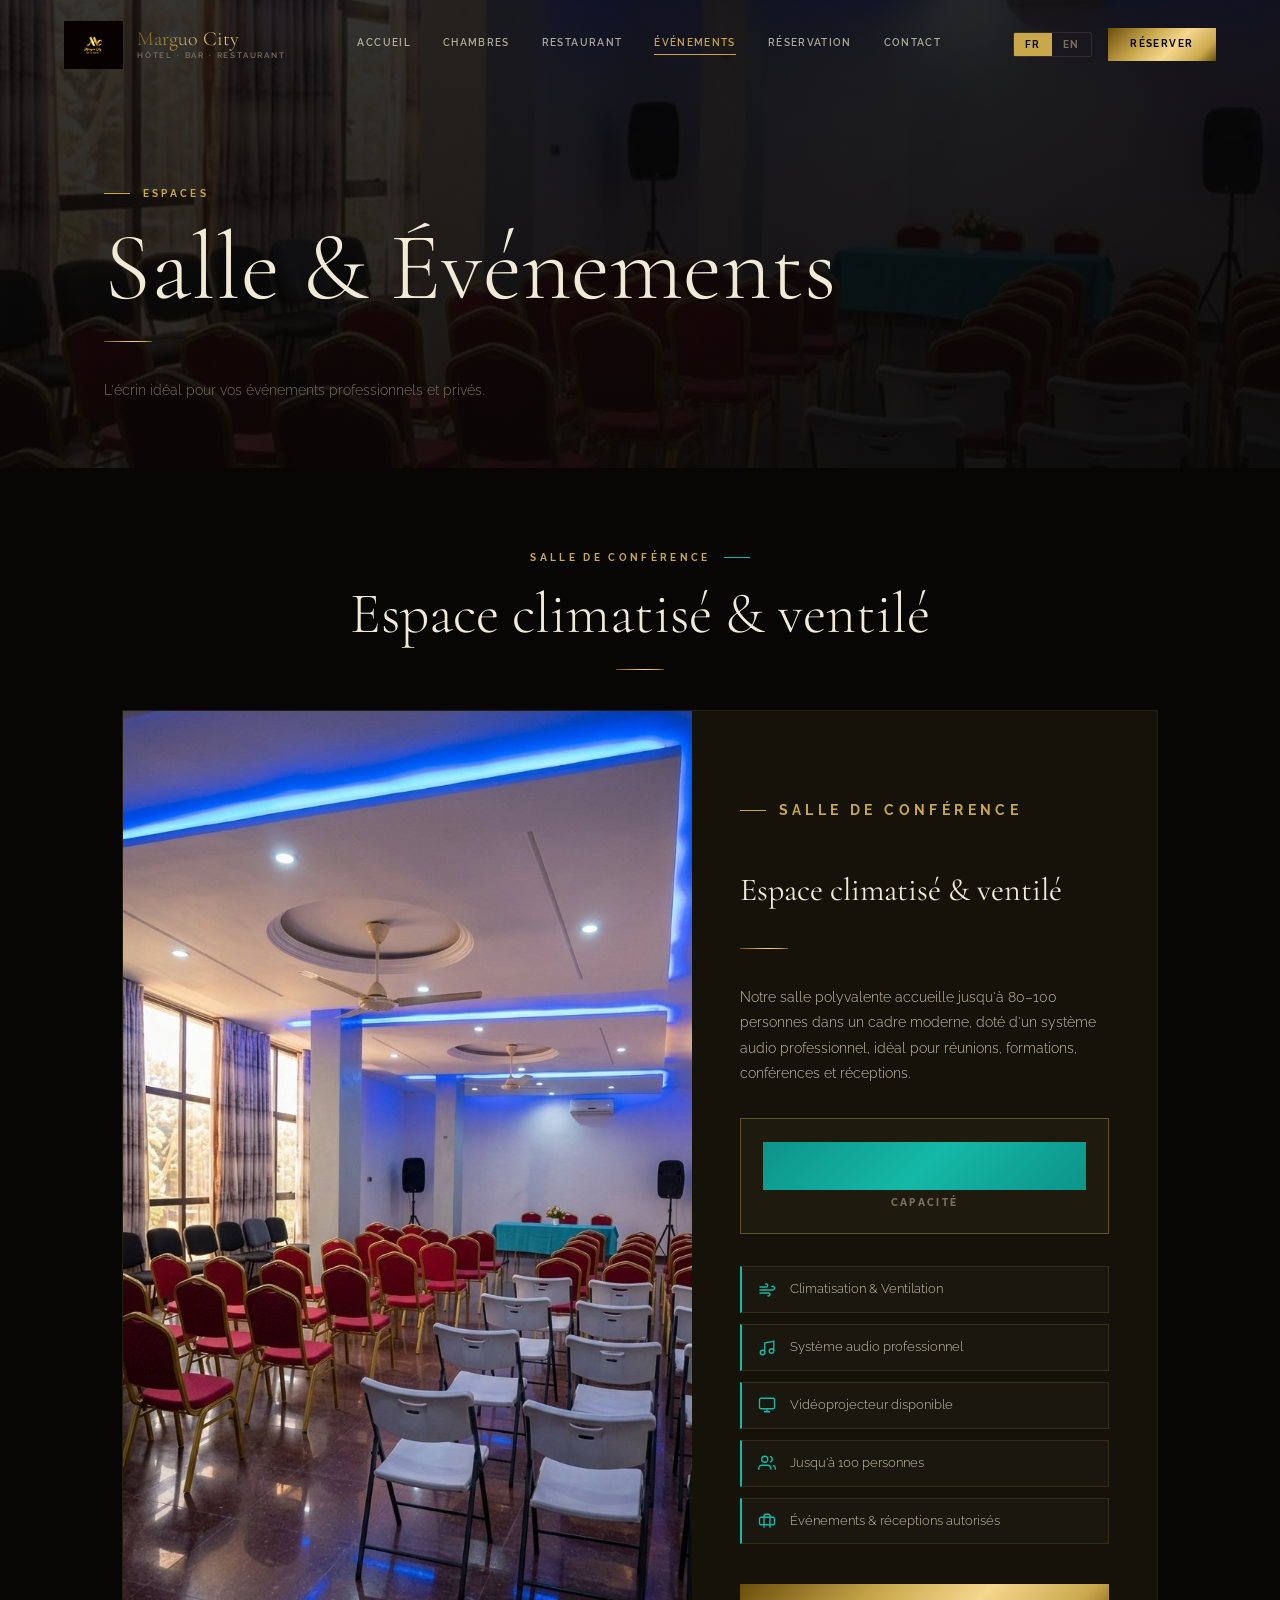
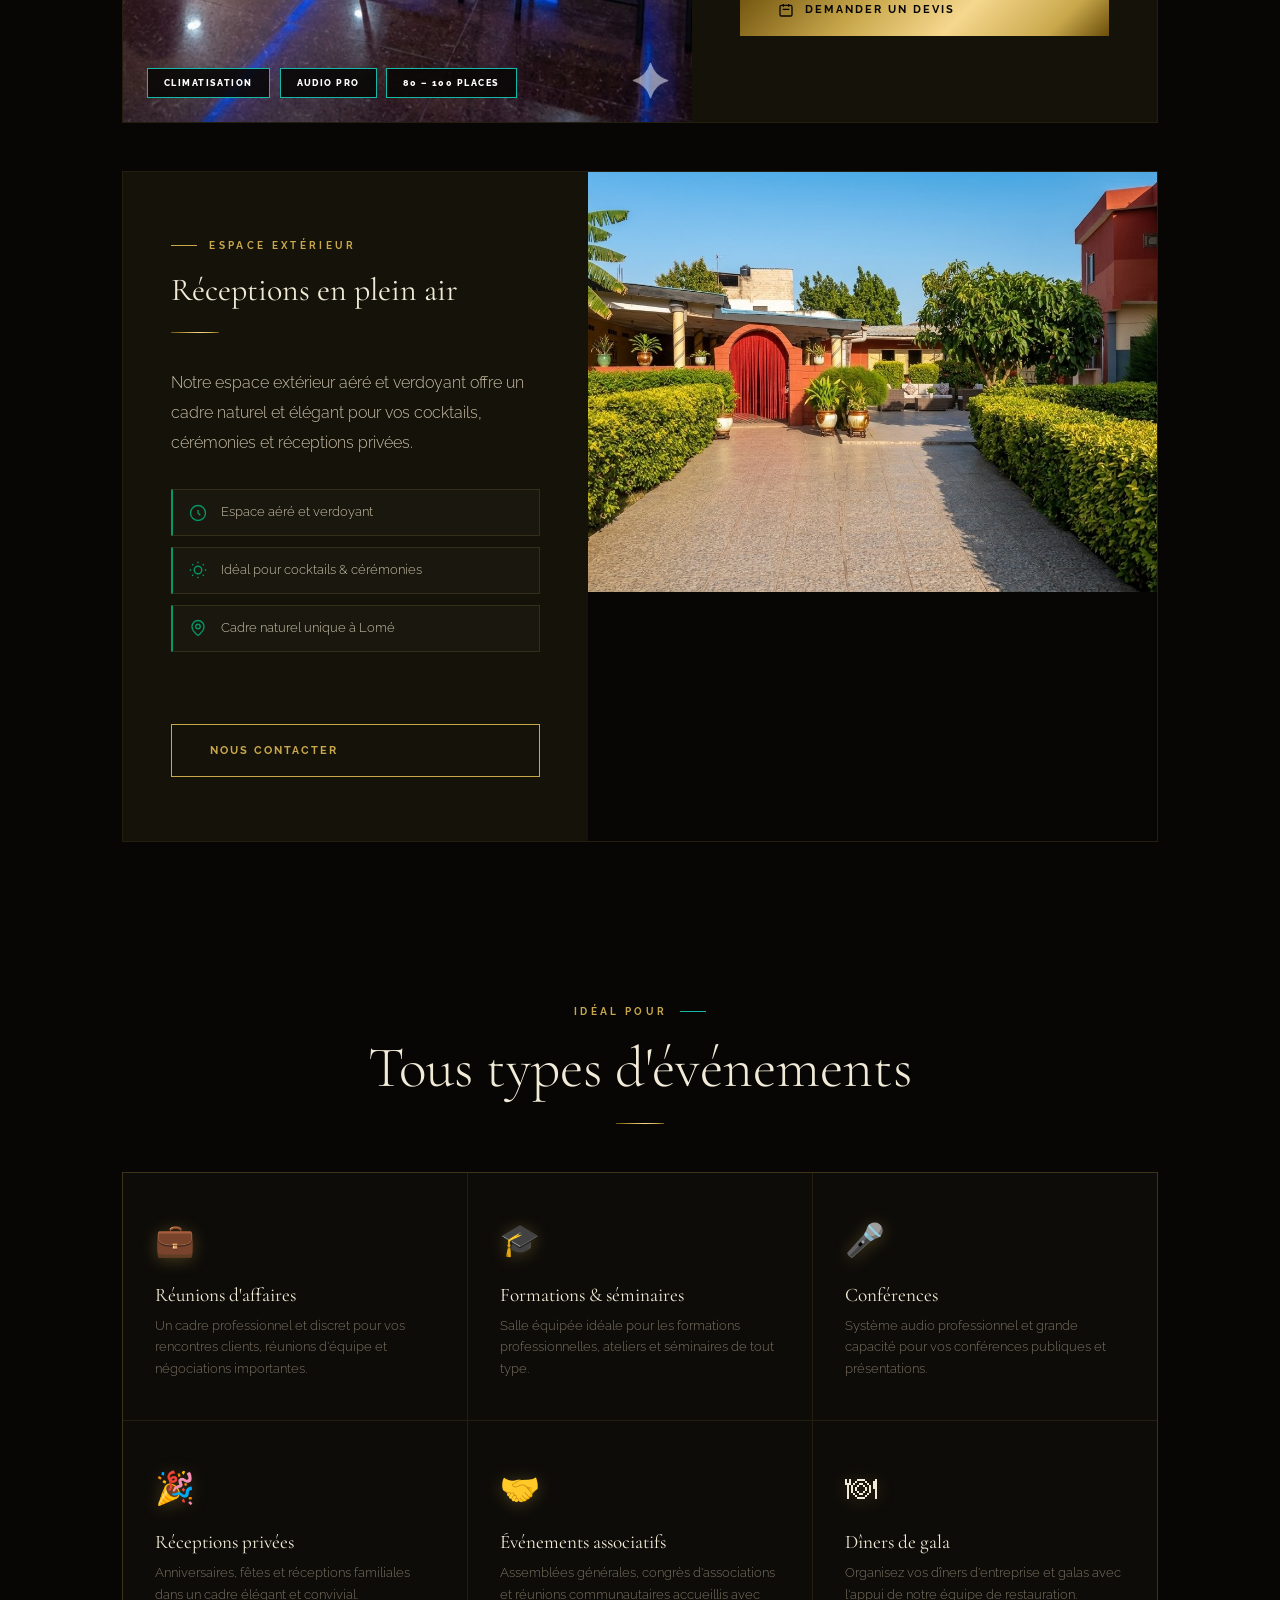
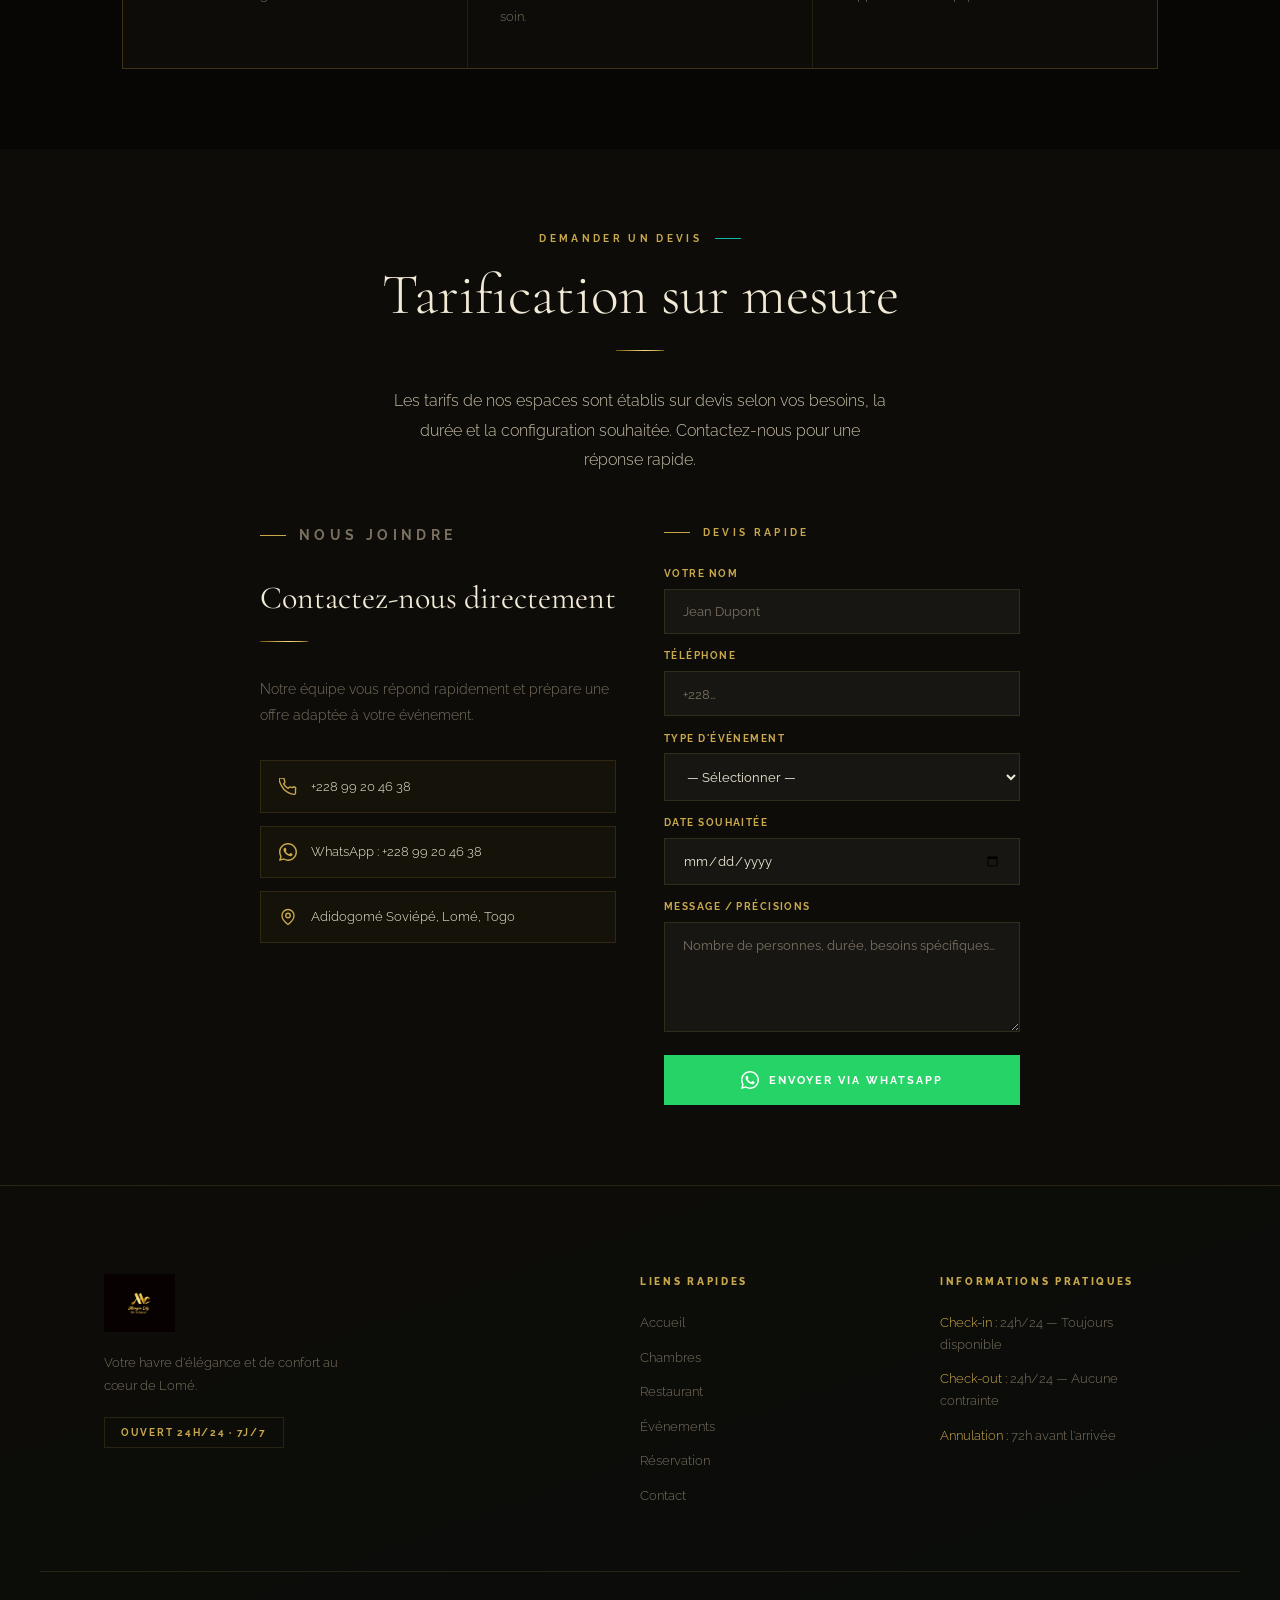
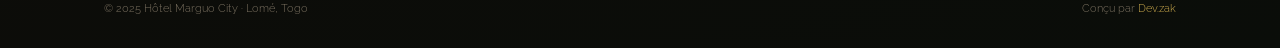
<file: evenements.html>
<!DOCTYPE html>
<html lang="fr">
<head>
  <meta charset="UTF-8"/>
  <meta name="viewport" content="width=device-width, initial-scale=1.0"/>
  <meta name="description" content="Salle de conférence et espace événementiel à l'Hôtel Marguo City, Lomé. Jusqu'à 100 personnes, climatisation, système audio. Sur devis."/>
  <meta property="og:title" content="Salle & Événements | Hôtel Marguo City"/>
  <meta property="og:image" content="images/salle.jpg"/>
  <title>Salle & Événements | Hôtel Marguo City</title>
  <link rel="icon" type="image/png" href="images/logo.png"/>
  <link rel="preconnect" href="https://fonts.googleapis.com"/>
  <link href="https://fonts.googleapis.com/css2?family=Cormorant+Garamond:ital,wght@0,300;0,400;0,600;1,300;1,400&family=Raleway:wght@300;400;500;600;700;800&display=swap" rel="stylesheet"/>
  <link rel="stylesheet" href="css/main.css"/>
  <link rel="stylesheet" href="css/components.css"/>
  <link rel="stylesheet" href="css/loader.css"/>
  <link rel="stylesheet" href="css/vibes.css"/>
  <style>
    /* ── HERO ── */
    #hero-ev {
      padding-top: var(--nav-h);
      min-height: 52vh;
      display: flex; align-items: flex-end;
      position: relative; overflow: hidden;
    }
    .ev-hero-bg {
      position: absolute; inset: 0;
      background: url('images/salle.jpg') center/cover no-repeat;
    }
    .ev-hero-bg::after {
      content: ''; position: absolute; inset: 0;
      background: linear-gradient(160deg, rgba(7,6,5,.8) 0%, rgba(7,6,5,.93) 100%);
    }
    .ev-hero-content {
      position: relative; z-index: 1;
      padding: 4rem 5%;
      max-width: var(--max); margin: 0 auto; width: 100%;
    }

    /* ── MAIN HALL ── */
    .hall-showcase {
      display: grid; grid-template-columns: 55% 1fr;
      gap: 0; border: 1px solid var(--border); overflow: hidden;
    }
    .hall-photo-wrap { position: relative; overflow: hidden; }
    .hall-photo-wrap img { width: 100%; height: 100%; min-height: 480px; object-fit: cover; }
    .hall-photo-overlay {
      position: absolute; bottom: 1.5rem; left: 1.5rem;
      display: flex; gap: .6rem; flex-wrap: wrap;
    }
    .hall-badge {
      padding: .4rem 1rem;
      background: rgba(7,6,5,.85);
      border: 1px solid var(--g2);
      font-size: .58rem; font-weight: 800; letter-spacing: .16em;
      text-transform: uppercase; color: var(--g2);
    }
    .hall-info {
      padding: 4rem 3rem;
      background: var(--d2);
      display: flex; flex-direction: column; justify-content: center;
    }
    .hall-info h3 { margin-bottom: 1rem; }
    .hall-info > p { font-size: .86rem; margin-bottom: 2rem; }
    .hall-features { display: flex; flex-direction: column; gap: .7rem; margin-bottom: 2.5rem; }
    .hf-item {
      display: flex; align-items: center; gap: .9rem;
      padding: .7rem 1rem;
      border: 1px solid var(--border);
      background: rgba(255,255,255,.02);
      font-size: .82rem; color: var(--light);
    }
    .hf-item svg { width: 18px; height: 18px; color: var(--g2); flex-shrink: 0; }
    .capacity-block {
      padding: 1.4rem;
      border: 1px solid var(--border-s);
      background: rgba(201,168,76,.05);
      text-align: center; margin-bottom: 2rem;
    }
    .capacity-block .cap-n {
      font-family: var(--serif); font-size: 3rem; line-height: 1;
      background: var(--gold); -webkit-background-clip: text; -webkit-text-fill-color: transparent; background-clip: text;
      display: block;
    }
    .capacity-block .cap-l {
      font-size: .6rem; font-weight: 800; letter-spacing: .24em;
      text-transform: uppercase; color: var(--muted); display: block; margin-top: .3rem;
    }

    /* ── OUTDOOR ── */
    .outdoor-split {
      display: grid; grid-template-columns: 1fr 55%;
      gap: 0; border: 1px solid var(--border); overflow: hidden; margin-top: 3rem;
    }
    .outdoor-info {
      padding: 4rem 3rem;
      background: var(--d2);
      display: flex; flex-direction: column; justify-content: center;
    }
    .outdoor-photo { height: 420px; overflow: hidden; }
    .outdoor-photo img { width: 100%; height: 100%; object-fit: cover; transition: transform .6s; }
    .outdoor-photo:hover img { transform: scale(1.03); }

    /* ── USE CASES ── */
    .use-section { padding: 5rem 5%; background: var(--black); }
    .use-grid { display: grid; grid-template-columns: repeat(3,1fr); gap: 1px; background: var(--border); border: 1px solid var(--border); margin-top: 3rem; }
    .use-item { background: var(--d1); padding: 2.5rem 2rem; transition: background var(--t); }
    .use-item:hover { background: rgba(201,168,76,.04); }
    .use-icon { font-size: 2rem; margin-bottom: 1rem; }
    .use-item h4 { font-family: var(--serif); font-size: 1.2rem; margin-bottom: .5rem; }
    .use-item p  { font-size: .8rem; color: var(--muted); line-height: 1.7; }

    /* ── QUOTE FORM ── */
    .quote-section { padding: 5rem 5%; background: var(--d1); }
    .quote-inner {
      max-width: 760px; margin: 0 auto;
      display: grid; grid-template-columns: 1fr 1fr; gap: 3rem; align-items: start;
    }
    .quote-left h3 { margin-bottom: 1rem; }
    .quote-left p  { font-size: .86rem; color: var(--muted); margin-bottom: 2rem; }
    .quote-contacts { display: flex; flex-direction: column; gap: .8rem; }
    .qc-item {
      display: flex; align-items: center; gap: .9rem;
      padding: .9rem 1.1rem;
      border: 1px solid var(--border);
      background: var(--d2); font-size: .8rem;
    }
    .qc-item svg { width: 18px; height: 18px; color: var(--g2); flex-shrink: 0; }
    .qc-item a { color: var(--cream); transition: color var(--t); }
    .qc-item a:hover { color: var(--g2); }

    .quote-form { display: flex; flex-direction: column; gap: .9rem; }
    .qf-label { font-size: .6rem; font-weight: 700; letter-spacing: .15em; text-transform: uppercase; color: var(--g2); display: block; margin-bottom: .4rem; }
    .qf-input {
      width: 100%;
      background: rgba(255,255,255,.04);
      border: 1px solid var(--border);
      padding: .85rem 1.1rem;
      color: var(--cream); font-family: var(--sans); font-size: .84rem;
      outline: none; transition: border-color var(--t);
    }
    .qf-input:focus { border-color: var(--g2); }
    .qf-input::placeholder { color: var(--muted); }
    textarea.qf-input { resize: vertical; min-height: 110px; }

    @media(max-width:900px){
      .hall-showcase { grid-template-columns:1fr; }
      .hall-photo-wrap img { min-height:260px; }
      .hall-info { padding:2.5rem 2rem; }
      .outdoor-split { grid-template-columns:1fr; }
      .outdoor-info { padding:2.5rem 2rem; order:1; }
      .outdoor-photo { height:240px; order:0; }
      .use-grid { grid-template-columns:1fr 1fr; }
      .quote-inner { grid-template-columns:1fr; gap:2rem; }
    }
    @media(max-width:600px){
      .use-grid { grid-template-columns:1fr; }
    }
  </style>
</head>
<body>

<!-- NAV -->
<nav class="nav scrolled" id="mainNav">
  <a href="index.html" class="nav-logo">
    <img class="nav-logo-img" src="images/logo.png" alt="Marguo City" onerror="this.style.display='none'"/>
    <div class="nav-logo-text">
      <span class="main">Marguo City</span>
      <span class="sub">Hôtel · Bar · Restaurant</span>
    </div>
  </a>
  <ul class="nav-links" id="navLinks"></ul>
  <div class="nav-right">
    <div class="lang-sw">
      <button data-l="fr" class="on">FR</button>
      <button data-l="en">EN</button>
    </div>
    <a href="reservation.html" class="nav-book" id="navBookBtn">Réserver</a>
  </div>
  <button class="burger" id="burger" aria-label="Menu"><span></span><span></span><span></span></button>
</nav>
<nav class="mob-nav" id="mobNav"></nav>
<div class="scrim" id="scrim"></div>

<!-- HERO -->
<div id="hero-ev">
  <div class="ev-hero-bg"></div>
  <div class="ev-hero-content">
    <p class="eyebrow" data-t="pages.events.eye">Espaces</p>
    <h1 class="mt-sm" data-t="pages.events.h1">Salle &amp; Événements</h1>
    <div class="divider"></div>
    <p style="max-width:500px; color:var(--muted); font-size:.9rem;" data-t="pages.events.sub">
      L'écrin idéal pour vos événements professionnels et privés.
    </p>
  </div>
</div>

<!-- HALL SHOWCASE -->
<section style="background:var(--black); padding: 5rem 5%;">
  <div class="container">
    <div class="text-center reveal" style="margin-bottom:2.5rem;">
      <p class="eyebrow center" data-t="pages.events.hall_eye">Salle de conférence</p>
      <h2 class="mt-sm" data-t="pages.events.hall_h3">Espace climatisé &amp; ventilé</h2>
      <div class="divider center"></div>
    </div>
    <div class="hall-showcase reveal">
      <div class="hall-photo-wrap">
        <img src="images/salle.jpg" alt="Salle de conférence Marguo City" onerror="this.src='images/hero.jpg'"/>
        <div class="hall-photo-overlay">
          <span class="hall-badge">Climatisation</span>
          <span class="hall-badge">Audio Pro</span>
          <span class="hall-badge">80 – 100 places</span>
        </div>
      </div>
      <div class="hall-info">
        <p class="eyebrow" data-t="pages.events.hall_eye">Salle de conférence</p>
        <h3 class="mt-sm" data-t="pages.events.hall_h3">Espace climatisé &amp; ventilé</h3>
        <div class="divider"></div>
        <p data-t="pages.events.hall_p">Notre salle polyvalente accueille jusqu'à 100 personnes dans un cadre moderne doté d'un système audio professionnel.</p>

        <div class="capacity-block">
          <span class="cap-n">80 – 100</span>
          <span class="cap-l" data-t="pages.events.capacity">Capacité · Personnes</span>
        </div>

        <div class="hall-features">
          <div class="hf-item">
            <svg viewBox="0 0 24 24" fill="none" stroke="currentColor" stroke-width="1.8"><path d="M9.59 4.59A2 2 0 1111 8H2m10.59 11.41A2 2 0 1014 16H2m15.73-8.27A2.5 2.5 0 1119.5 12H2"/></svg>
            Climatisation &amp; Ventilation
          </div>
          <div class="hf-item">
            <svg viewBox="0 0 24 24" fill="none" stroke="currentColor" stroke-width="1.8"><path d="M9 18V5l12-2v13"/><circle cx="6" cy="18" r="3"/><circle cx="18" cy="16" r="3"/></svg>
            Système audio professionnel
          </div>
          <div class="hf-item">
            <svg viewBox="0 0 24 24" fill="none" stroke="currentColor" stroke-width="1.8"><rect x="2" y="3" width="20" height="14" rx="2"/><path d="M8 21h8M12 17v4"/></svg>
            Vidéoprojecteur disponible
          </div>
          <div class="hf-item">
            <svg viewBox="0 0 24 24" fill="none" stroke="currentColor" stroke-width="1.8"><path d="M17 21v-2a4 4 0 00-4-4H5a4 4 0 00-4 4v2"/><circle cx="9" cy="7" r="4"/><path d="M23 21v-2a4 4 0 00-3-3.87M16 3.13a4 4 0 010 7.75"/></svg>
            Jusqu'à 100 personnes
          </div>
          <div class="hf-item">
            <svg viewBox="0 0 24 24" fill="none" stroke="currentColor" stroke-width="1.8"><path d="M20 7H4a2 2 0 00-2 2v6a2 2 0 002 2h16a2 2 0 002-2V9a2 2 0 00-2-2z"/><path d="M16 21V5a2 2 0 00-2-2h-4a2 2 0 00-2 2v16"/></svg>
            Événements &amp; réceptions autorisés
          </div>
        </div>
        <a href="https://wa.me/22899204638?text=Bonjour%2C%20je%20souhaite%20avoir%20un%20devis%20pour%20la%20salle%20de%20conférence." target="_blank" rel="noopener" class="btn btn-gold">
          <svg viewBox="0 0 24 24" fill="none" stroke="currentColor" stroke-width="2" style="width:16px;height:16px;"><path d="M8 7V3m8 4V3m-9 8h10M5 21h14a2 2 0 002-2V7a2 2 0 00-2-2H5a2 2 0 00-2 2v12a2 2 0 002 2z"/></svg>
          Demander un devis
        </a>
      </div>
    </div>

    <!-- OUTDOOR -->
    <div class="outdoor-split reveal">
      <div class="outdoor-info">
        <p class="eyebrow" data-t="pages.events.outdoor_eye">Espace extérieur</p>
        <h3 class="mt-sm" data-t="pages.events.outdoor_h3">Réceptions en plein air</h3>
        <div class="divider"></div>
        <p data-t="pages.events.outdoor_p">Notre espace extérieur aéré et verdoyant offre un cadre naturel et élégant pour vos cocktails, cérémonies et réceptions privées.</p>
        <div class="hall-features mt-md">
          <div class="hf-item">
            <svg viewBox="0 0 24 24" fill="none" stroke="currentColor" stroke-width="1.8"><path d="M12 2a10 10 0 110 20A10 10 0 0112 2z"/><path d="M12 8v4l3 3"/></svg>
            Espace aéré et verdoyant
          </div>
          <div class="hf-item">
            <svg viewBox="0 0 24 24" fill="none" stroke="currentColor" stroke-width="1.8"><circle cx="12" cy="12" r="5"/><path d="M12 1v2M12 21v2M4.22 4.22l1.42 1.42M18.36 18.36l1.42 1.42M1 12h2M21 12h2M4.22 19.78l1.42-1.42M18.36 5.64l1.42-1.42"/></svg>
            Idéal pour cocktails &amp; cérémonies
          </div>
          <div class="hf-item">
            <svg viewBox="0 0 24 24" fill="none" stroke="currentColor" stroke-width="1.8"><path d="M20 10c0 6-8 12-8 12s-8-6-8-12a8 8 0 0116 0z"/><circle cx="12" cy="10" r="3"/></svg>
            Cadre naturel unique à Lomé
          </div>
        </div>
        <a href="https://wa.me/22899204638?text=Bonjour%2C%20je%20souhaite%20r%C3%A9server%20l%27espace%20ext%C3%A9rieur." target="_blank" rel="noopener" class="btn btn-outline mt-md">
          Nous contacter
        </a>
      </div>
      <div class="outdoor-photo">
        <img src="images/cour.jpg" alt="Espace extérieur Marguo City" onerror="this.src='images/hero.jpg'"/>
      </div>
    </div>
  </div>
</section>

<!-- USE CASES -->
<section class="use-section">
  <div class="container">
    <div class="text-center reveal">
      <p class="eyebrow center">Idéal pour</p>
      <h2 class="mt-sm">Tous types d'événements</h2>
      <div class="divider center"></div>
    </div>
    <div class="use-grid reveal">
      <div class="use-item">
        <div class="use-icon">💼</div>
        <h4>Réunions d'affaires</h4>
        <p>Un cadre professionnel et discret pour vos rencontres clients, réunions d'équipe et négociations importantes.</p>
      </div>
      <div class="use-item">
        <div class="use-icon">🎓</div>
        <h4>Formations &amp; séminaires</h4>
        <p>Salle équipée idéale pour les formations professionnelles, ateliers et séminaires de tout type.</p>
      </div>
      <div class="use-item">
        <div class="use-icon">🎤</div>
        <h4>Conférences</h4>
        <p>Système audio professionnel et grande capacité pour vos conférences publiques et présentations.</p>
      </div>
      <div class="use-item">
        <div class="use-icon">🎉</div>
        <h4>Réceptions privées</h4>
        <p>Anniversaires, fêtes et réceptions familiales dans un cadre élégant et convivial.</p>
      </div>
      <div class="use-item">
        <div class="use-icon">🤝</div>
        <h4>Événements associatifs</h4>
        <p>Assemblées générales, congrès d'associations et réunions communautaires accueillis avec soin.</p>
      </div>
      <div class="use-item">
        <div class="use-icon">🍽</div>
        <h4>Dîners de gala</h4>
        <p>Organisez vos dîners d'entreprise et galas avec l'appui de notre équipe de restauration.</p>
      </div>
    </div>
  </div>
</section>

<!-- QUOTE SECTION -->
<section class="quote-section">
  <div class="container">
    <div class="text-center reveal" style="margin-bottom:3rem;">
      <p class="eyebrow center" data-t="pages.events.quote_h3">Demander un devis</p>
      <h2 class="mt-sm">Tarification sur mesure</h2>
      <div class="divider center"></div>
      <p style="max-width:500px; margin:0 auto;" data-t="pages.events.quote_p">
        Les tarifs de nos espaces sont établis sur devis selon vos besoins, la durée et la configuration souhaitée.
      </p>
    </div>
    <div class="quote-inner reveal">
      <!-- Contacts -->
      <div class="quote-left">
        <p class="eyebrow">Nous joindre</p>
        <h3 class="mt-sm">Contactez-nous directement</h3>
        <div class="divider"></div>
        <p>Notre équipe vous répond rapidement et prépare une offre adaptée à votre événement.</p>
        <div class="quote-contacts mt-md">
          <div class="qc-item">
            <svg viewBox="0 0 24 24" fill="none" stroke="currentColor" stroke-width="1.8"><path d="M22 16.92v3a2 2 0 01-2.18 2 19.79 19.79 0 01-8.63-3.07A19.5 19.5 0 013.07 9.81a19.79 19.79 0 01-3.07-8.63A2 2 0 012 0h3a2 2 0 012 1.72c.127.96.361 1.903.7 2.81a2 2 0 01-.45 2.11L6.09 7.91a16 16 0 006 6l1.27-1.27a2 2 0 012.11-.45c.907.339 1.85.573 2.81.7A2 2 0 0122 14.92z"/></svg>
            <a href="tel:+22899204638">+228 99 20 46 38</a>
          </div>
          <div class="qc-item">
            <svg viewBox="0 0 24 24" fill="currentColor" style="width:18px;height:18px;"><path d="M17.472 14.382c-.297-.149-1.758-.867-2.03-.967-.273-.099-.471-.148-.67.15-.197.297-.767.966-.94 1.164-.173.199-.347.223-.644.075-.297-.15-1.255-.463-2.39-1.475-.883-.788-1.48-1.761-1.653-2.059-.173-.297-.018-.458.13-.606.134-.133.298-.347.446-.52.149-.174.198-.298.298-.497.099-.198.05-.371-.025-.52-.075-.149-.669-1.612-.916-2.207-.242-.579-.487-.5-.669-.51-.173-.008-.371-.01-.57-.01-.198 0-.52.074-.792.372-.272.297-1.04 1.016-1.04 2.479 0 1.462 1.065 2.875 1.213 3.074.149.198 2.096 3.2 5.077 4.487.709.306 1.262.489 1.694.625.712.227 1.36.195 1.871.118.571-.085 1.758-.719 2.006-1.413.248-.694.248-1.289.173-1.413-.074-.124-.272-.198-.57-.347z"/><path d="M12 0C5.373 0 0 5.373 0 12c0 2.123.554 4.116 1.527 5.843L0 24l6.345-1.508A11.94 11.94 0 0012 24c6.627 0 12-5.373 12-12S18.627 0 12 0zm0 22c-1.896 0-3.67-.52-5.19-1.427l-.37-.22-3.768.895.955-3.68-.24-.38A9.958 9.958 0 012 12C2 6.477 6.477 2 12 2s10 4.477 10 10-4.477 10-10 10z"/></svg>
            <a href="https://wa.me/22899204638" target="_blank" rel="noopener">WhatsApp : +228 99 20 46 38</a>
          </div>
          <div class="qc-item">
            <svg viewBox="0 0 24 24" fill="none" stroke="currentColor" stroke-width="1.8"><path d="M20 10c0 6-8 12-8 12s-8-6-8-12a8 8 0 0116 0z"/><circle cx="12" cy="10" r="3"/></svg>
            <span>Adidogomé Soviépé, Lomé, Togo</span>
          </div>
        </div>
      </div>

      <!-- Quick WA form -->
      <div>
        <p class="eyebrow" style="margin-bottom:1.5rem;">Devis rapide</p>
        <div class="quote-form" id="quoteForm">
          <div>
            <label class="qf-label" for="qfName">Votre nom</label>
            <input class="qf-input" id="qfName" type="text" placeholder="Jean Dupont"/>
          </div>
          <div>
            <label class="qf-label" for="qfPhone">Téléphone</label>
            <input class="qf-input" id="qfPhone" type="tel" placeholder="+228…"/>
          </div>
          <div>
            <label class="qf-label" for="qfEvent">Type d'événement</label>
            <select class="qf-input" id="qfEvent">
              <option value="">— Sélectionner —</option>
              <option>Réunion d'affaires</option>
              <option>Formation / Séminaire</option>
              <option>Conférence</option>
              <option>Réception privée</option>
              <option>Dîner de gala</option>
              <option>Autre</option>
            </select>
          </div>
          <div>
            <label class="qf-label" for="qfDate">Date souhaitée</label>
            <input class="qf-input" id="qfDate" type="date"/>
          </div>
          <div>
            <label class="qf-label" for="qfMsg">Message / précisions</label>
            <textarea class="qf-input" id="qfMsg" placeholder="Nombre de personnes, durée, besoins spécifiques…"></textarea>
          </div>
          <button class="btn btn-wa" id="qfSend" style="width:100%;justify-content:center;">
            <svg viewBox="0 0 24 24" fill="currentColor" style="width:18px;height:18px;"><path d="M17.472 14.382c-.297-.149-1.758-.867-2.03-.967-.273-.099-.471-.148-.67.15-.197.297-.767.966-.94 1.164-.173.199-.347.223-.644.075-.297-.15-1.255-.463-2.39-1.475-.883-.788-1.48-1.761-1.653-2.059-.173-.297-.018-.458.13-.606.134-.133.298-.347.446-.52.149-.174.198-.298.298-.497.099-.198.05-.371-.025-.52-.075-.149-.669-1.612-.916-2.207-.242-.579-.487-.5-.669-.51-.173-.008-.371-.01-.57-.01-.198 0-.52.074-.792.372-.272.297-1.04 1.016-1.04 2.479 0 1.462 1.065 2.875 1.213 3.074.149.198 2.096 3.2 5.077 4.487.709.306 1.262.489 1.694.625.712.227 1.36.195 1.871.118.571-.085 1.758-.719 2.006-1.413.248-.694.248-1.289.173-1.413-.074-.124-.272-.198-.57-.347z"/><path d="M12 0C5.373 0 0 5.373 0 12c0 2.123.554 4.116 1.527 5.843L0 24l6.345-1.508A11.94 11.94 0 0012 24c6.627 0 12-5.373 12-12S18.627 0 12 0zm0 22c-1.896 0-3.67-.52-5.19-1.427l-.37-.22-3.768.895.955-3.68-.24-.38A9.958 9.958 0 012 12C2 6.477 6.477 2 12 2s10 4.477 10 10-4.477 10-10 10z"/></svg>
            Envoyer via WhatsApp
          </button>
        </div>
      </div>
    </div>
  </div>
</section>

<!-- FOOTER -->
<footer><div id="footerInner"></div></footer>
<script src="js/loader.js"></script>
<script src="js/main.js"></script>
<script>
  document.getElementById('qfSend').addEventListener('click', () => {
    const name  = document.getElementById('qfName').value.trim();
    const phone = document.getElementById('qfPhone').value.trim();
    const event = document.getElementById('qfEvent').value;
    const date  = document.getElementById('qfDate').value;
    const msg   = document.getElementById('qfMsg').value.trim();
    const text = [
      '📋 *Demande de devis — Salle Marguo City*',
      '',
      `👤 Nom : ${name || 'Non précisé'}`,
      `📞 Téléphone : ${phone || 'Non précisé'}`,
      `🎉 Événement : ${event || 'Non précisé'}`,
      `📅 Date : ${date || 'Non précisée'}`,
      `💬 Message : ${msg || 'Aucun'}`,
    ].join('\n');
    window.open(`https://wa.me/22899204638?text=${encodeURIComponent(text)}`, '_blank');
  });
</script>
</body>
</html>
</file>
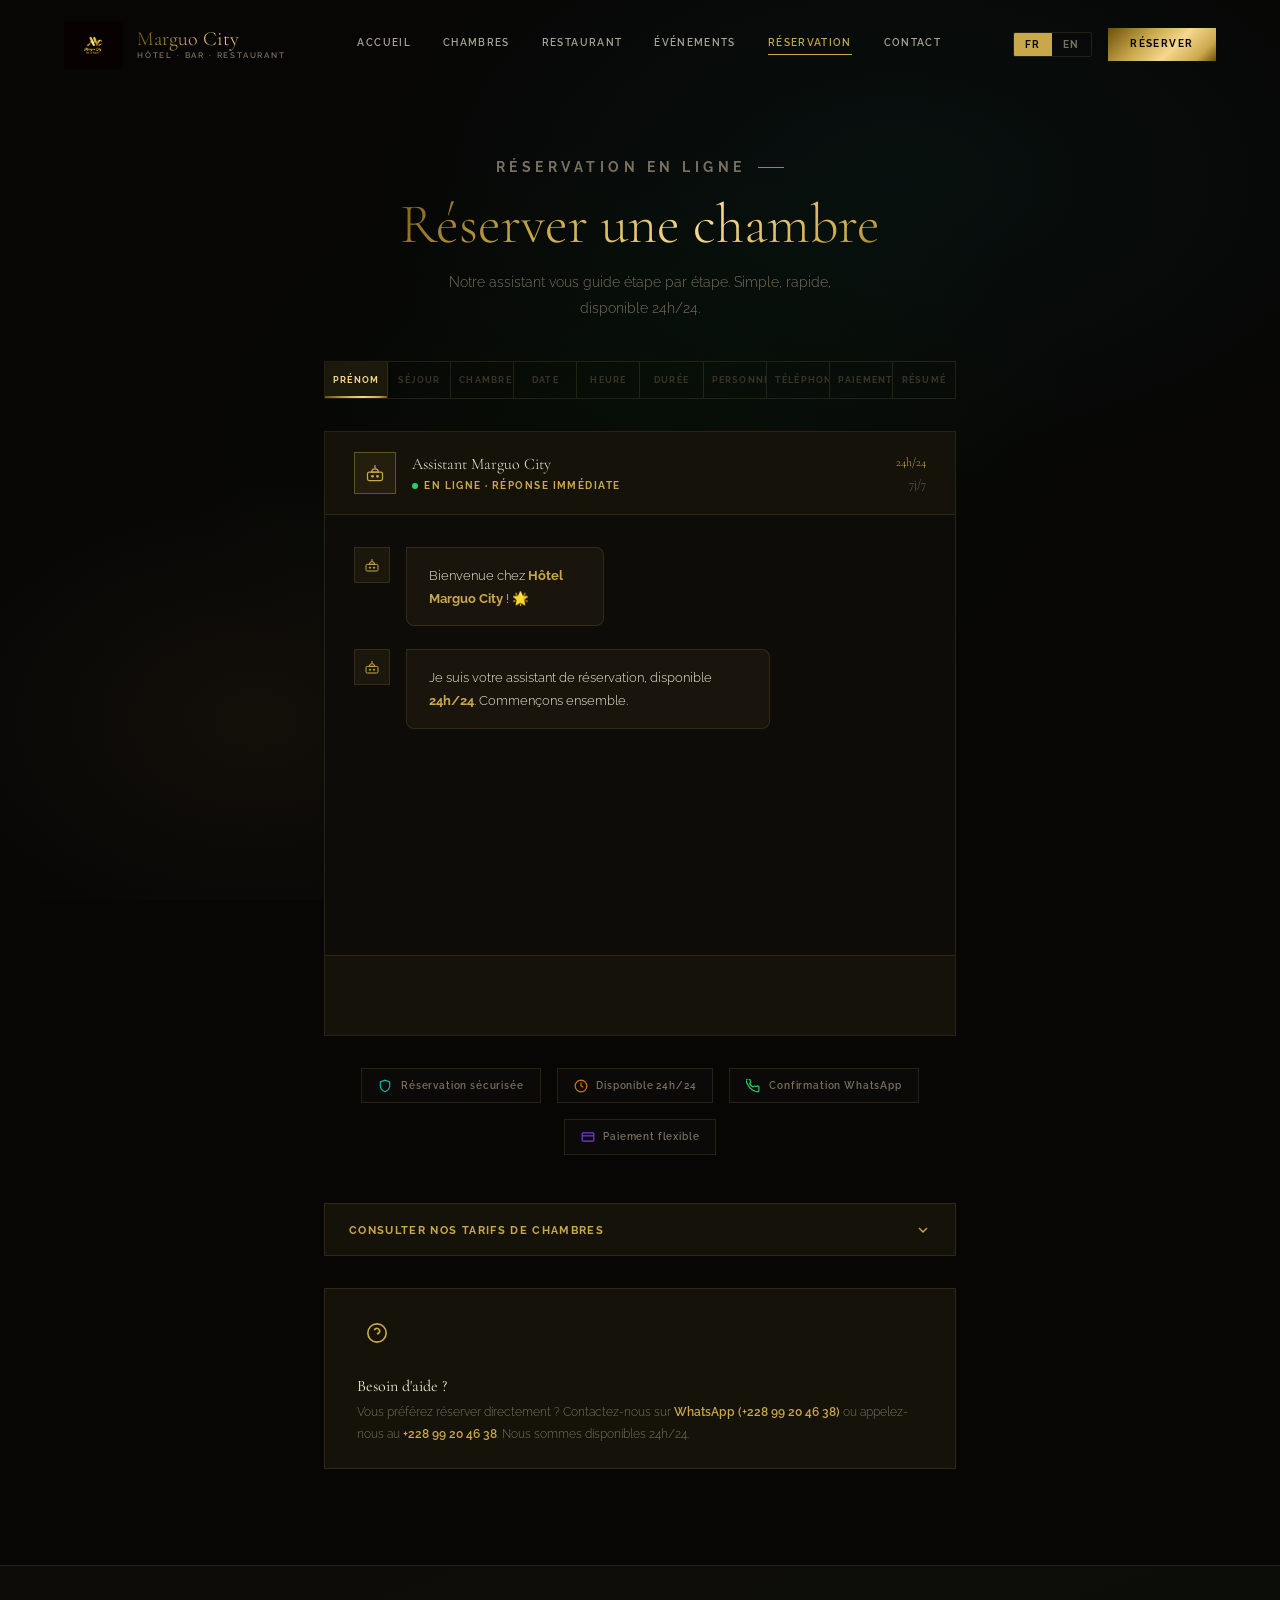
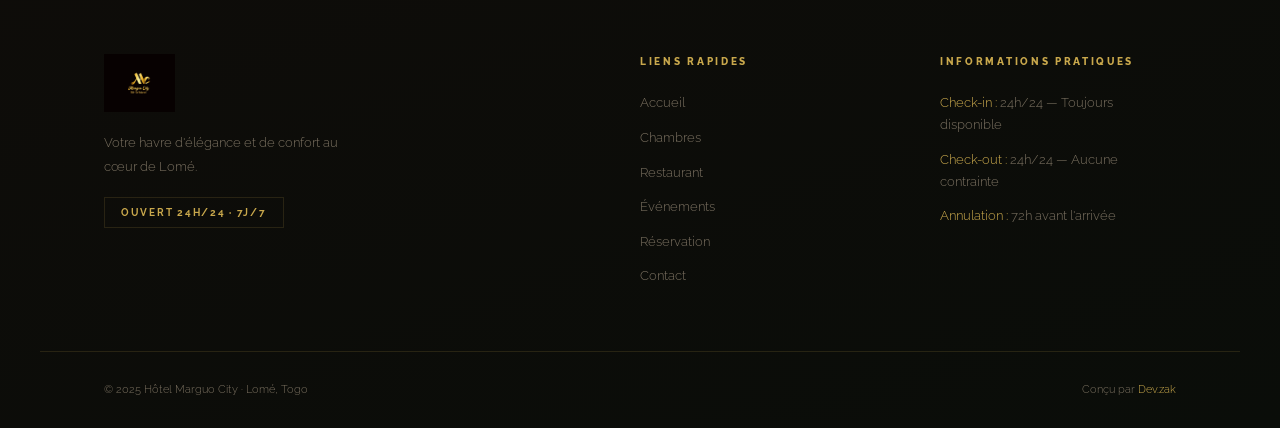
<file: reservation.html>
<!DOCTYPE html>
<html lang="fr">
<head>
  <meta charset="UTF-8"/>
  <meta name="viewport" content="width=device-width, initial-scale=1.0"/>
  <meta name="description" content="Réservez votre chambre en ligne à l'Hôtel Marguo City. Notre assistant vous guide étape par étape 24h/24."/>
  <meta property="og:title" content="Réservation | Hôtel Marguo City"/>
  <title>Réservation | Hôtel Marguo City</title>
  <link rel="icon" type="image/png" href="images/logo.png"/>
  <link rel="preconnect" href="https://fonts.googleapis.com"/>
  <link href="https://fonts.googleapis.com/css2?family=Cormorant+Garamond:ital,wght@0,300;0,400;0,600;1,300;1,400&family=Raleway:wght@300;400;500;600;700;800&display=swap" rel="stylesheet"/>
  <link rel="stylesheet" href="css/main.css"/>
  <link rel="stylesheet" href="css/components.css"/>
  <link rel="stylesheet" href="css/loader.css"/>
  <link rel="stylesheet" href="css/vibes.css"/>
  <link rel="stylesheet" href="css/bot.css"/>
  <style>
    /* ── PAGE ── */
    body { background: var(--black); }

    #booking-page {
      padding-top: calc(var(--nav-h) + 3rem);
      padding-bottom: 6rem;
      min-height: 100vh;
    }

    /* Décor background */
    .bk-bg {
      position: fixed; inset: 0; z-index: -1;
      background:
        radial-gradient(ellipse 55% 55% at 70% 20%, rgba(107,78,10,.10) 0%, transparent 70%),
        radial-gradient(ellipse 40% 40% at 20% 80%, rgba(201,168,76,.06) 0%, transparent 70%),
        var(--black);
    }

    /* ── HEADER ── */
    .bk-header {
      text-align: center;
      padding: 0 5% 2.5rem;
      max-width: 700px; margin: 0 auto;
    }
    .bk-header .eyebrow { margin-bottom: .8rem; }
    .bk-header h1 { font-size: clamp(2rem, 5vw, 3.5rem); }
    .bk-header p  { color: var(--muted); font-size: .88rem; max-width: 420px; margin: 1rem auto 0; }

    /* ── PROGRESS ── */
    .bk-progress {
      max-width: 760px; margin: 0 auto 2rem;
      padding: 0 5%;
    }

    /* ── CHAT CONTAINER ── */
    .bk-chat {
      max-width: 760px; margin: 0 auto;
      padding: 0 5%;
    }

    /* ── TRUST BADGES ── */
    .trust-bar {
      max-width: 760px; margin: 2rem auto 0;
      padding: 0 5%;
      display: flex; gap: 1rem; flex-wrap: wrap; justify-content: center;
    }
    .trust-item {
      display: flex; align-items: center; gap: .55rem;
      font-size: .65rem; font-weight: 600; letter-spacing: .08em;
      color: var(--muted);
      padding: .5rem 1rem;
      border: 1px solid var(--border);
      background: rgba(255,255,255,.02);
    }
    .trust-item svg { width: 14px; height: 14px; color: var(--g2); flex-shrink: 0; }

    /* ── ROOMS REFERENCE (collapsible) ── */
    .ref-panel {
      max-width: 760px; margin: 3rem auto 0;
      padding: 0 5%;
    }
    .ref-toggle {
      display: flex; align-items: center; justify-content: space-between;
      width: 100%;
      padding: 1.1rem 1.5rem;
      background: var(--d2);
      border: 1px solid var(--border);
      cursor: pointer; text-align: left;
      font-family: var(--sans); font-size: .7rem; font-weight: 700;
      letter-spacing: .12em; text-transform: uppercase; color: var(--g2);
      transition: background var(--t);
    }
    .ref-toggle:hover { background: rgba(201,168,76,.05); }
    .ref-toggle svg { width: 16px; height: 16px; transition: transform .3s; }
    .ref-toggle.open svg { transform: rotate(180deg); }
    .ref-content {
      display: none;
      border: 1px solid var(--border); border-top: none;
      background: var(--d1);
    }
    .ref-content.open { display: block; }
    .ref-mini-grid {
      display: grid; grid-template-columns: 1fr 1fr; gap: 0;
    }
    .ref-mini {
      padding: 1.4rem 1.8rem;
      border-right: 1px solid var(--border);
      border-bottom: 1px solid var(--border);
    }
    .ref-mini:nth-child(even) { border-right: none; }
    .ref-mini:nth-last-child(-n+2) { border-bottom: none; }
    .ref-mini h5 { font-family: var(--serif); font-size: 1rem; margin-bottom: .3rem; }
    .ref-mini .ref-price {
      font-family: var(--serif); font-size: 1.1rem;
      background: var(--gold); -webkit-background-clip: text; -webkit-text-fill-color: transparent; background-clip: text;
      display: block; margin-bottom: .4rem;
    }
    .ref-mini .ref-desc { font-size: .72rem; color: var(--muted); line-height: 1.6; }
    .ref-mini .ref-repos { font-size: .68rem; color: var(--muted); margin-top: .4rem; }
    .ref-mini .ref-repos span { color: var(--g3); }

    /* ── HELP BOX ── */
    .help-box {
      max-width: 760px; margin: 2rem auto 0;
      padding: 0 5%;
    }
    .help-inner {
      padding: 1.5rem 2rem;
      border: 1px solid var(--border);
      background: var(--d2);
      display: flex; gap: 1.5rem; align-items: flex-start;
      flex-wrap: wrap;
    }
    .help-icon { width: 40px; height: 40px; flex-shrink: 0; display: flex; align-items: center; justify-content: center; }
    .help-icon svg { width: 22px; height: 22px; color: var(--g2); }
    .help-body h4 { font-family: var(--serif); font-size: 1rem; margin-bottom: .3rem; }
    .help-body p  { font-size: .78rem; color: var(--muted); line-height: 1.7; }
    .help-body a  { color: var(--g2); font-weight: 600; }

    @media(max-width:600px){
      .ref-mini-grid { grid-template-columns: 1fr; }
      .ref-mini { border-right: none; }
      .ref-mini:nth-last-child(-n+2) { border-bottom: 1px solid var(--border); }
      .ref-mini:last-child { border-bottom: none; }
      .trust-bar { gap: .5rem; }
    }
  </style>
</head>
<body>

<div class="bk-bg"></div>

<!-- NAV -->
<nav class="nav scrolled" id="mainNav">
  <a href="index.html" class="nav-logo">
    <img class="nav-logo-img" src="images/logo.png" alt="Marguo City" onerror="this.style.display='none'"/>
    <div class="nav-logo-text">
      <span class="main">Marguo City</span>
      <span class="sub">Hôtel · Bar · Restaurant</span>
    </div>
  </a>
  <ul class="nav-links" id="navLinks"></ul>
  <div class="nav-right">
    <div class="lang-sw">
      <button data-l="fr" class="on">FR</button>
      <button data-l="en">EN</button>
    </div>
    <a href="reservation.html" class="nav-book" id="navBookBtn">Réserver</a>
  </div>
  <button class="burger" id="burger" aria-label="Menu"><span></span><span></span><span></span></button>
</nav>
<nav class="mob-nav" id="mobNav"></nav>
<div class="scrim" id="scrim"></div>

<!-- PAGE -->
<div id="booking-page">

  <!-- HEADER -->
  <div class="bk-header reveal">
    <p class="eyebrow center" data-t="pages.booking.eye">Réservation en ligne</p>
    <h1 class="mt-sm gold-text" data-t="pages.booking.h1">Réserver une chambre</h1>
    <p data-t="pages.booking.sub">Notre assistant vous guide étape par étape. Simple, rapide, disponible 24h/24.</p>
  </div>

  <!-- PROGRESS -->
  <div class="bk-progress">
    <div class="bot-progress" id="botProgress">
      <div class="bot-step active">Prénom</div>
      <div class="bot-step">Séjour</div>
      <div class="bot-step">Chambre</div>
      <div class="bot-step">Date</div>
      <div class="bot-step">Heure</div>
      <div class="bot-step">Durée</div>
      <div class="bot-step">Personnes</div>
      <div class="bot-step">Téléphone</div>
      <div class="bot-step">Paiement</div>
      <div class="bot-step">Confirm.</div>
    </div>
  </div>

  <!-- CHAT WINDOW -->
  <div class="bk-chat reveal">
    <div class="chat-shell">
      <!-- Header -->
      <div class="chat-header">
        <div class="chat-header-avatar">
          <svg viewBox="0 0 24 24" fill="none" stroke="currentColor" stroke-width="1.5" stroke-linecap="round" stroke-linejoin="round"><rect x="3" y="11" width="18" height="10" rx="2"/><path d="M12 3v4m0 0a4 4 0 014 4H8a4 4 0 014-4z"/><circle cx="9" cy="16" r="1" fill="currentColor"/><circle cx="15" cy="16" r="1" fill="currentColor"/></svg>
        </div>
        <div class="chat-header-info">
          <span class="chat-header-name">Assistant Marguo City</span>
          <span class="chat-header-status">
            <span class="status-dot"></span>
            En ligne · Réponse immédiate
          </span>
        </div>
        <div style="font-family:var(--serif); font-size:.75rem; color:var(--muted); text-align:right; display:flex; flex-direction:column; gap:.1rem;">
          <span style="color:var(--g2);">24h/24</span>
          <span>7j/7</span>
        </div>
      </div>

      <!-- Messages -->
      <div class="chat-messages" id="chatMsgs"></div>

      <!-- Input bar -->
      <div class="chat-input-area" id="chatBar"></div>
    </div>
  </div>

  <!-- TRUST BADGES -->
  <div class="trust-bar">
    <div class="trust-item">
      <svg viewBox="0 0 24 24" fill="none" stroke="currentColor" stroke-width="2"><path d="M12 22s8-4 8-10V5l-8-3-8 3v7c0 6 8 10 8 10z"/></svg>
      Réservation sécurisée
    </div>
    <div class="trust-item">
      <svg viewBox="0 0 24 24" fill="none" stroke="currentColor" stroke-width="2"><circle cx="12" cy="12" r="10"/><path d="M12 6v6l4 2"/></svg>
      Disponible 24h/24
    </div>
    <div class="trust-item">
      <svg viewBox="0 0 24 24" fill="none" stroke="currentColor" stroke-width="2"><path d="M22 16.92v3a2 2 0 01-2.18 2 19.79 19.79 0 01-8.63-3.07A19.5 19.5 0 013.07 9.81a19.79 19.79 0 01-3.07-8.63A2 2 0 012 0h3a2 2 0 012 1.72c.127.96.361 1.903.7 2.81a2 2 0 01-.45 2.11L6.09 7.91a16 16 0 006 6l1.27-1.27a2 2 0 012.11-.45c.907.339 1.85.573 2.81.7A2 2 0 0122 14.92z"/></svg>
      Confirmation WhatsApp
    </div>
    <div class="trust-item">
      <svg viewBox="0 0 24 24" fill="none" stroke="currentColor" stroke-width="2"><rect x="2" y="5" width="20" height="14" rx="2"/><path d="M2 10h20"/></svg>
      Paiement flexible
    </div>
  </div>

  <!-- ROOM REFERENCE -->
  <div class="ref-panel">
    <button class="ref-toggle" id="refToggle">
      Consulter nos tarifs de chambres
      <svg viewBox="0 0 24 24" fill="none" stroke="currentColor" stroke-width="2"><path d="M6 9l6 6 6-6"/></svg>
    </button>
    <div class="ref-content" id="refContent">
      <div class="ref-mini-grid">
        <div class="ref-mini">
          <h5>Climatisée Premium</h5>
          <span class="ref-price">15 000 FCFA / nuit</span>
          <div class="ref-desc">Clim · Lit 3 places · Frigo · Placard · Chauffe-eau · WiFi</div>
          <div class="ref-repos">Repos : <span>1h=3 000 · 2h=5 000 · 3-4h=8 000 FCFA</span></div>
        </div>
        <div class="ref-mini">
          <h5>Climatisée Confort</h5>
          <span class="ref-price">12 000 FCFA / nuit</span>
          <div class="ref-desc">Clim · Lit 3 places · Frigo ou Placard · WiFi</div>
          <div class="ref-repos">Repos : <span>1h=3 000 · 2h=5 000 · 3-4h=8 000 FCFA</span></div>
        </div>
        <div class="ref-mini">
          <h5>Climatisée Standard</h5>
          <span class="ref-price">10 000 FCFA / nuit</span>
          <div class="ref-desc">Clim · Lit 3 places · WiFi</div>
          <div class="ref-repos">Repos : <span>1h=3 000 · 2h=5 000 · 3-4h=8 000 FCFA</span></div>
        </div>
        <div class="ref-mini">
          <h5>Ventilée Confort</h5>
          <span class="ref-price">10 000 FCFA / nuit</span>
          <div class="ref-desc">Ventil. · Lit 3 places · Placard · Chauffe-eau · WiFi</div>
          <div class="ref-repos">Repos : <span>1h=2 500 · 2-3h=5 000 · 4h=6 000 FCFA</span></div>
        </div>
        <div class="ref-mini">
          <h5>Ventilée Standard</h5>
          <span class="ref-price">8 000 FCFA / nuit</span>
          <div class="ref-desc">Ventil. · Lit 3 places · Placard · WiFi</div>
          <div class="ref-repos">Repos : <span>1h=2 500 · 2-3h=5 000 · 4h=6 000 FCFA</span></div>
        </div>
        <div class="ref-mini" style="display:flex;align-items:center;justify-content:center;text-align:center;">
          <div>
            <div style="font-size:.65rem;color:var(--muted);margin-bottom:.8rem;font-weight:700;letter-spacing:.1em;text-transform:uppercase;">Politique</div>
            <div style="font-size:.78rem;color:var(--light);line-height:1.7;">
          Annulation 72h avant · Check-in/out 24h/24
            </div>
          </div>
        </div>
      </div>
    </div>
  </div>

  <!-- HELP BOX -->
  <div class="help-box">
    <div class="help-inner">
      <div class="help-icon">
        <svg viewBox="0 0 24 24" fill="none" stroke="currentColor" stroke-width="1.8"><circle cx="12" cy="12" r="10"/><path d="M9.09 9a3 3 0 015.83 1c0 2-3 3-3 3M12 17h.01"/></svg>
      </div>
      <div class="help-body">
        <h4>Besoin d'aide ?</h4>
        <p>Vous préférez réserver directement ? Contactez-nous sur <a href="https://wa.me/22899204638" target="_blank" rel="noopener">WhatsApp (+228 99 20 46 38)</a> ou appelez-nous au <a href="tel:+22899204638">+228 99 20 46 38</a>. Nous sommes disponibles 24h/24.</p>
      </div>
    </div>
  </div>

</div><!-- /booking-page -->

<!-- FOOTER -->
<footer><div id="footerInner"></div></footer>

<script src="js/loader.js"></script>
<script src="js/main.js"></script>
<script src="js/bot.js"></script>
<script>
  // Collapsible room reference
  const toggle  = document.getElementById('refToggle');
  const content = document.getElementById('refContent');
  toggle.addEventListener('click', () => {
    const open = content.classList.toggle('open');
    toggle.classList.toggle('open', open);
  });

  // Pre-select room from URL param
  const params = new URLSearchParams(location.search);
  const preRoom = params.get('room');
  if (preRoom && window.ROOMS) {
    const match = window.ROOMS.find(r => r.id === preRoom);
    if (match) {
      // Will be used by bot.js on first render
      window._preSelectedRoom = preRoom;
    }
  }
</script>
</body>
</html>
</file>
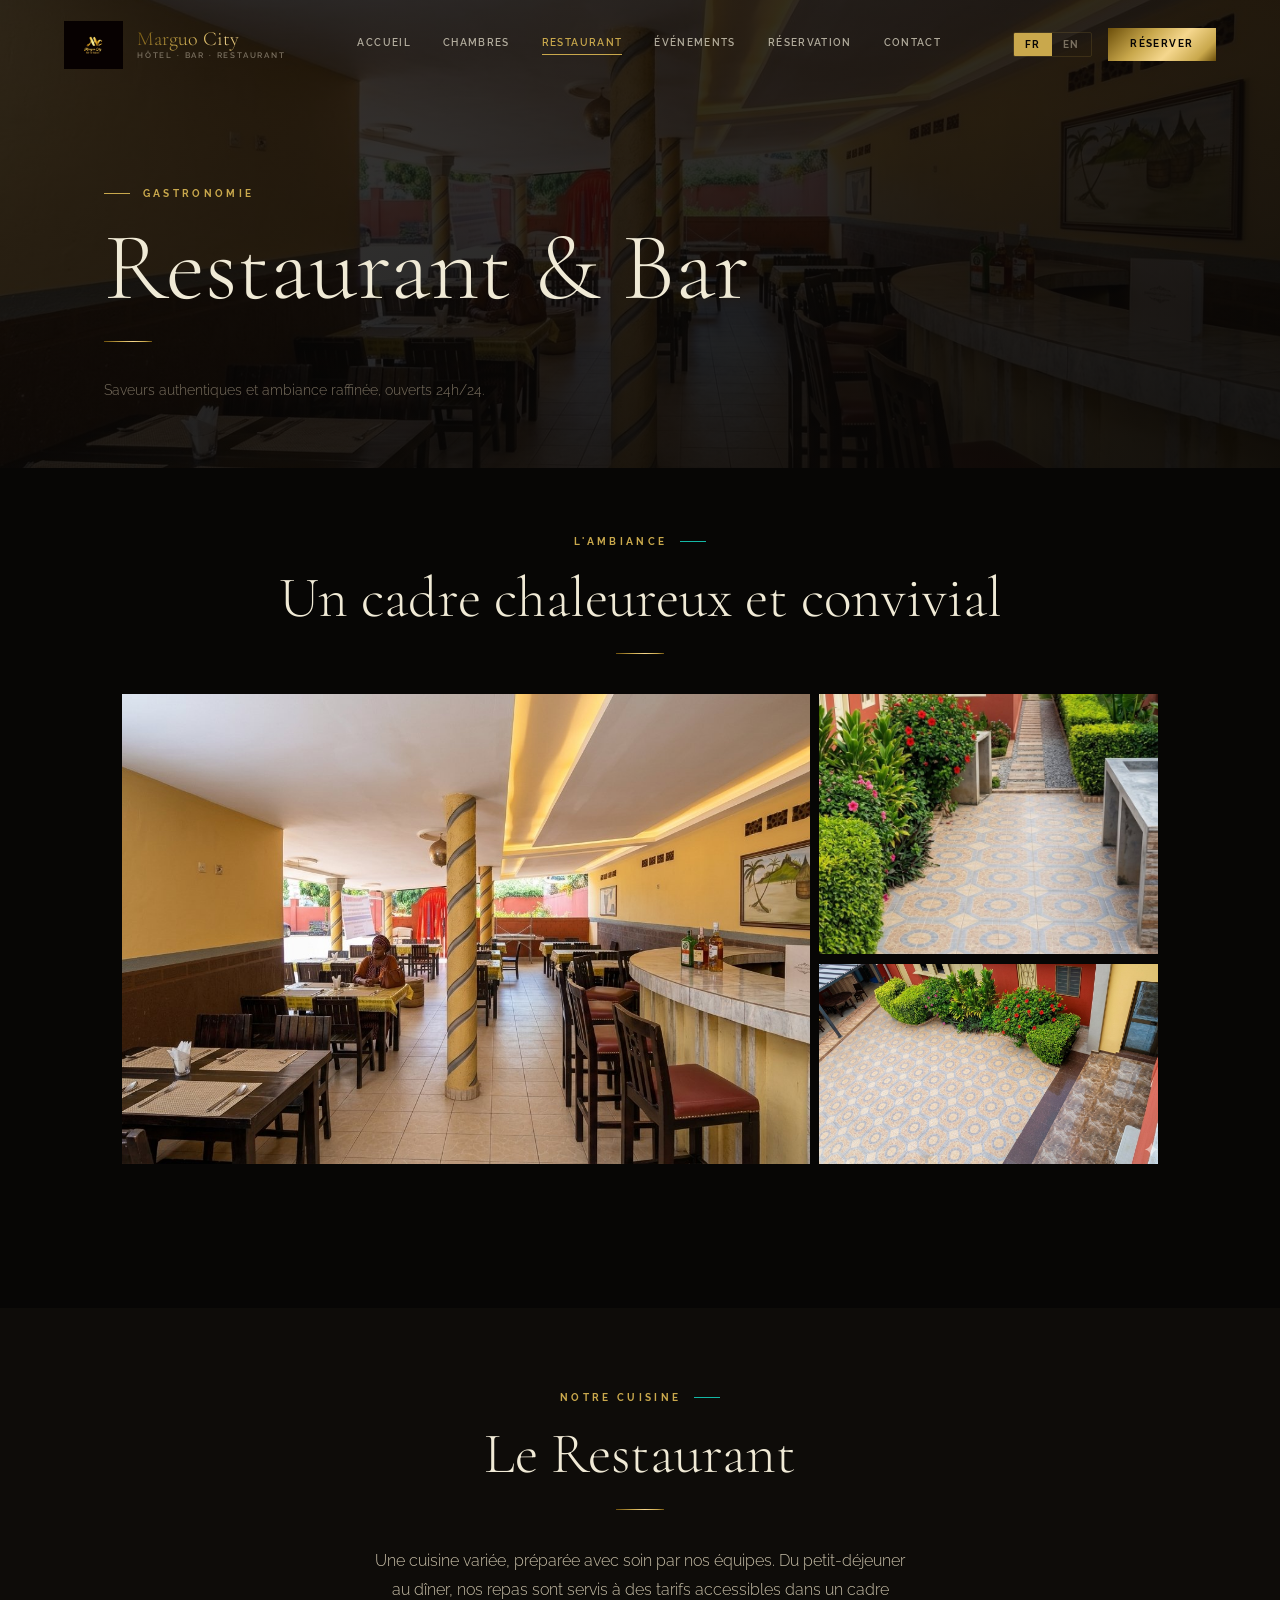
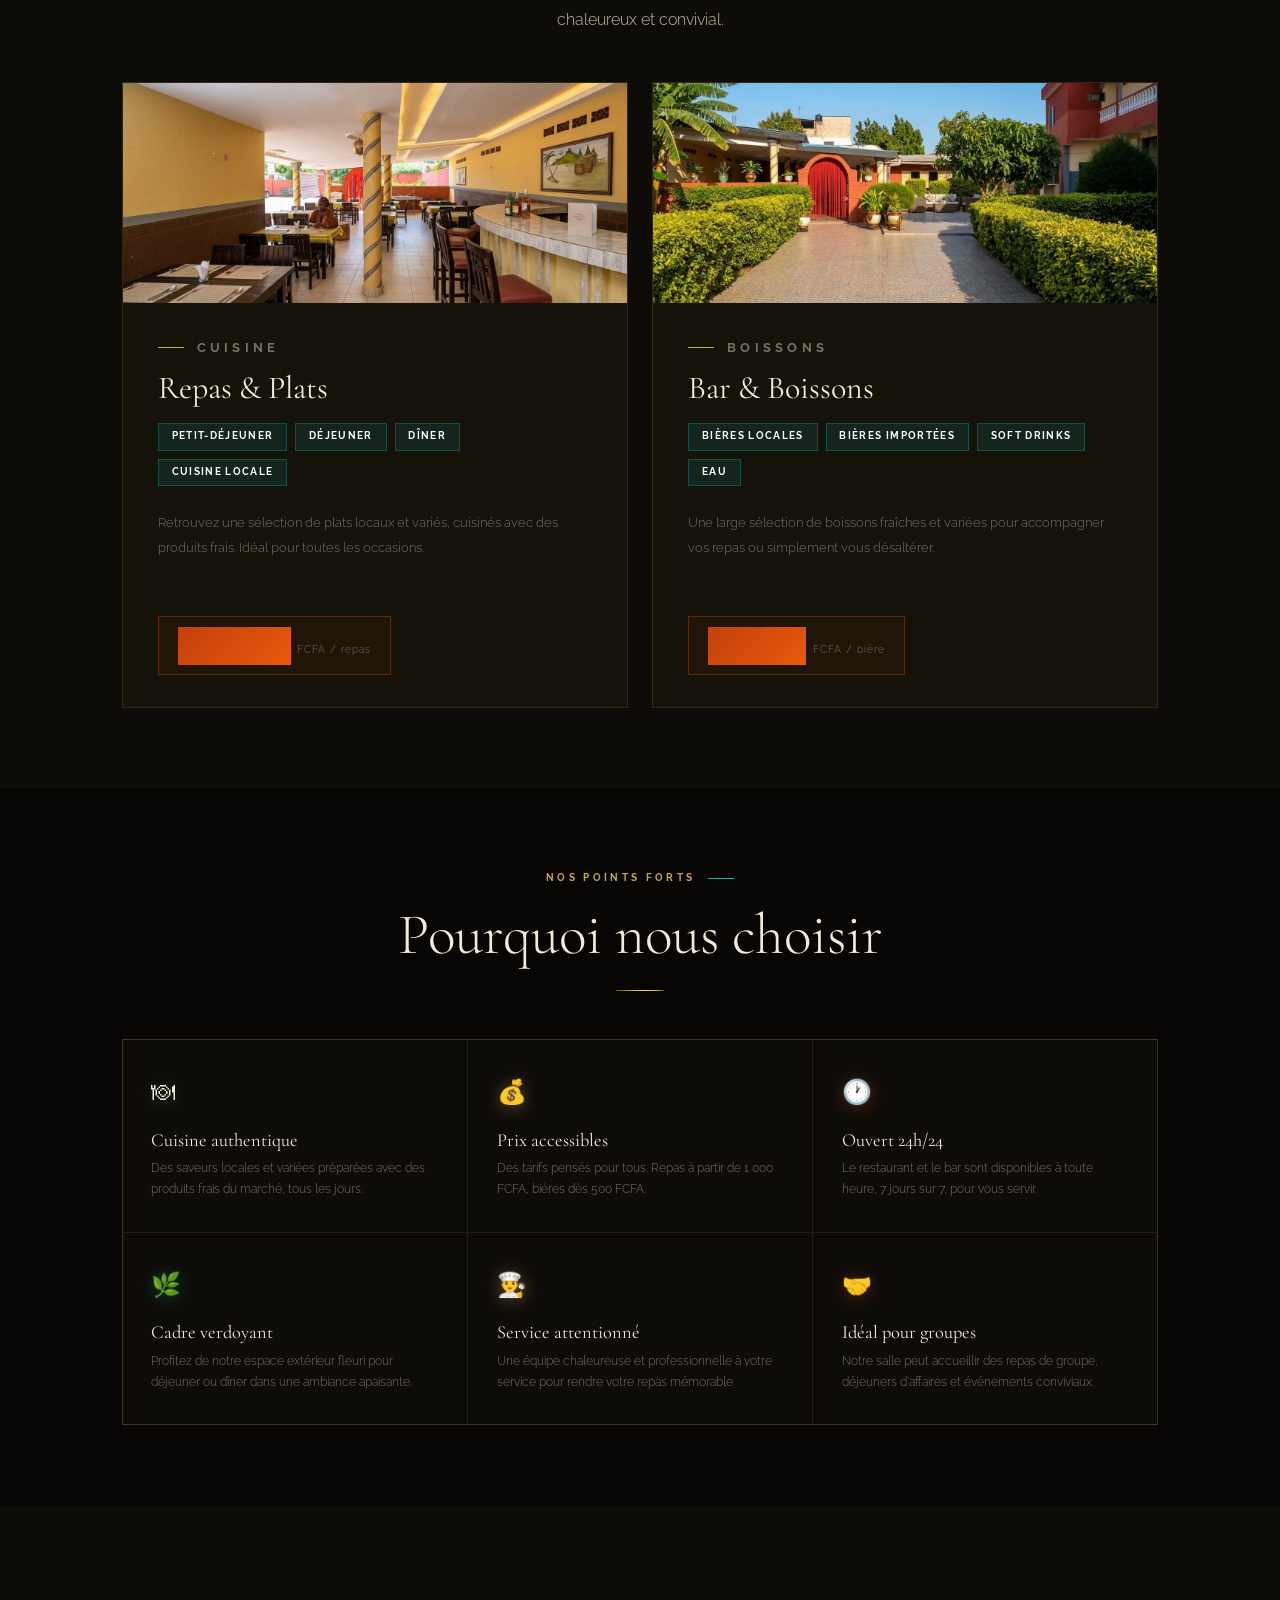
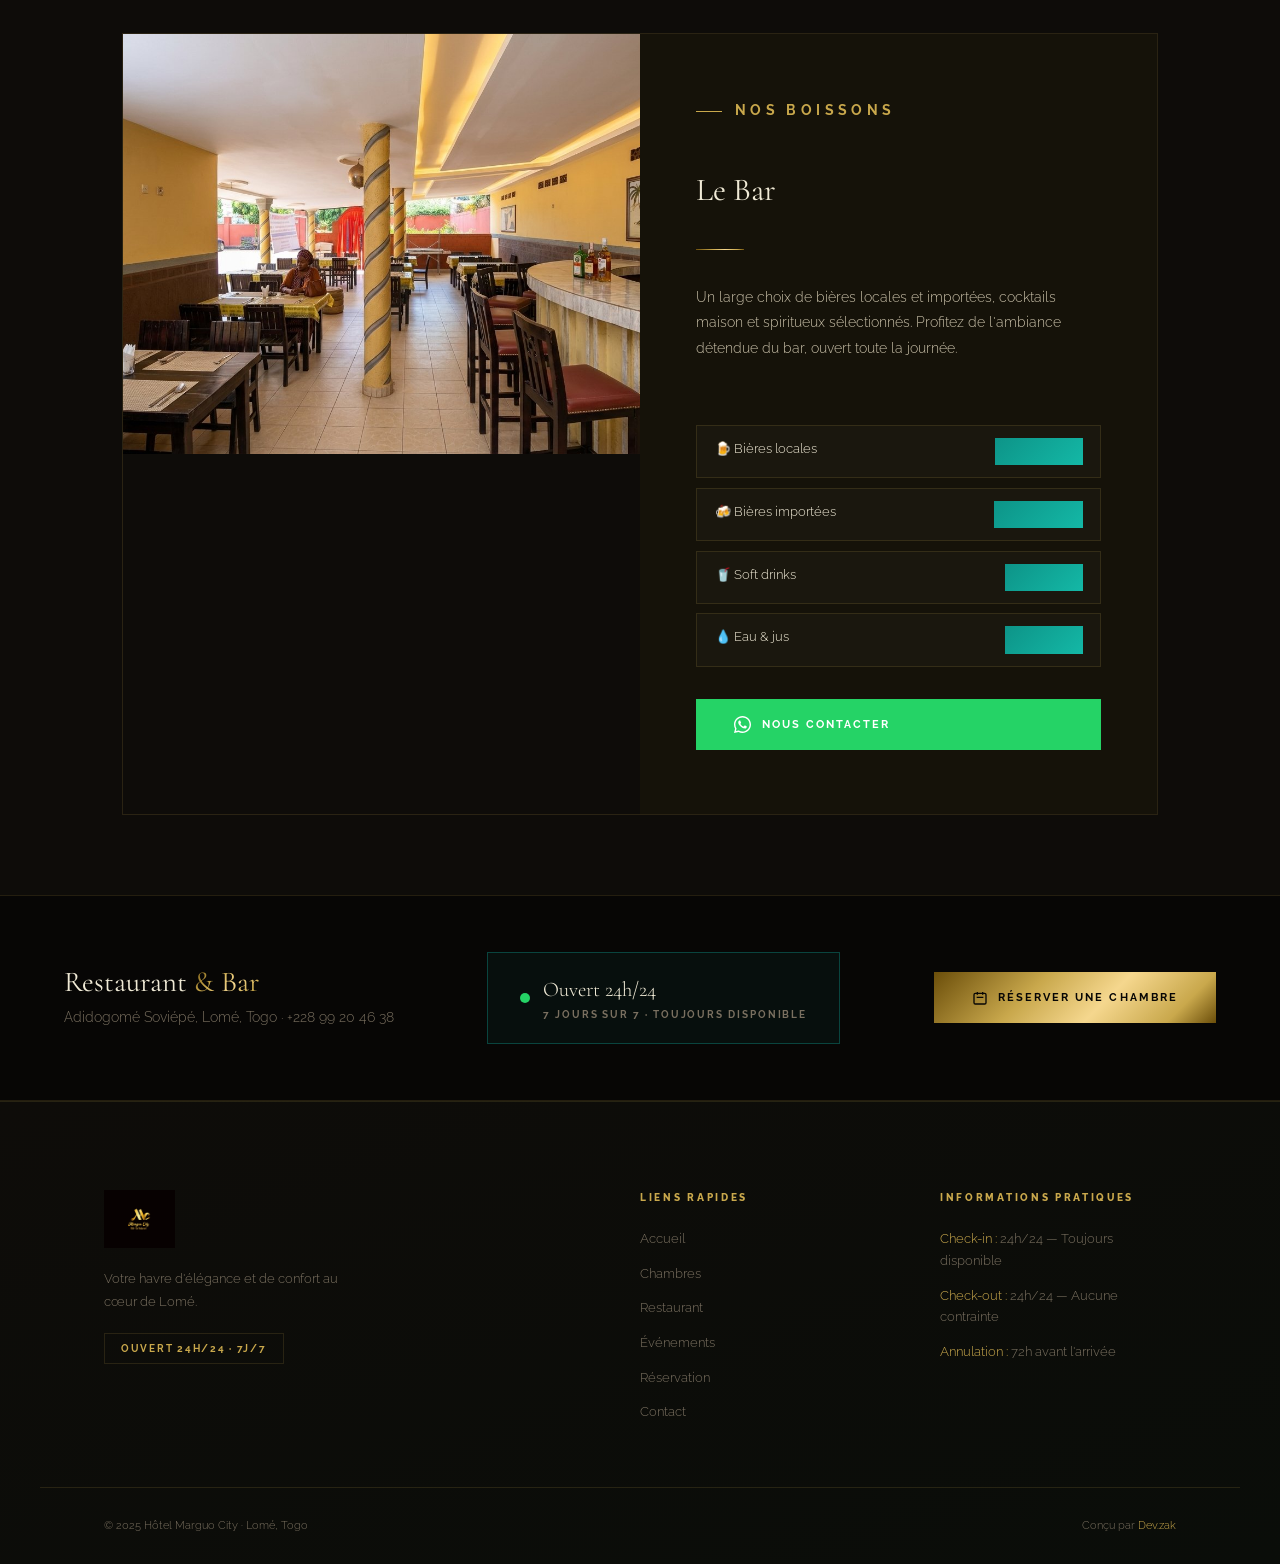
<file: restaurant.html>
<!DOCTYPE html>
<html lang="fr">
<head>
  <meta charset="UTF-8"/>
  <meta name="viewport" content="width=device-width, initial-scale=1.0"/>
  <meta name="description" content="Restaurant & Bar de l'Hôtel Marguo City à Lomé. Cuisine authentique, repas de 1 000 à 4 500 FCFA, bières dès 500 FCFA. Ouvert 24h/24."/>
  <meta property="og:title" content="Restaurant & Bar | Hôtel Marguo City"/>
  <meta property="og:image" content="images/restaurant.jpg"/>
  <title>Restaurant & Bar | Hôtel Marguo City</title>
  <link rel="icon" type="image/png" href="images/logo.png"/>
  <link rel="preconnect" href="https://fonts.googleapis.com"/>
  <link href="https://fonts.googleapis.com/css2?family=Cormorant+Garamond:ital,wght@0,300;0,400;0,600;1,300;1,400&family=Raleway:wght@300;400;500;600;700;800&display=swap" rel="stylesheet"/>
  <link rel="stylesheet" href="css/main.css"/>
  <link rel="stylesheet" href="css/components.css"/>
  <link rel="stylesheet" href="css/loader.css"/>
  <link rel="stylesheet" href="css/vibes.css"/>
  <style>
    /* ── HERO ── */
    #hero-rest {
      padding-top: var(--nav-h);
      min-height: 52vh;
      display: flex; align-items: flex-end;
      position: relative; overflow: hidden;
    }
    .rest-hero-bg {
      position: absolute; inset: 0;
      background: url('images/restaurant.jpg') center/cover no-repeat;
    }
    .rest-hero-bg::after {
      content: ''; position: absolute; inset: 0;
      background: linear-gradient(160deg, rgba(7,6,5,.78) 0%, rgba(7,6,5,.92) 100%);
    }
    .rest-hero-content {
      position: relative; z-index: 1;
      padding: 4rem 5%;
      max-width: var(--max); margin: 0 auto; width: 100%;
    }

    /* ── AMBIANCE GRID ── */
    .ambiance-grid {
      display: grid;
      grid-template-columns: 1fr 1fr 1fr;
      grid-template-rows: 260px 200px;
      gap: .6rem;
      margin-bottom: 5rem;
    }
    .ag-item { overflow: hidden; }
    .ag-item img { width: 100%; height: 100%; object-fit: cover; transition: transform .6s ease; }
    .ag-item:hover img { transform: scale(1.05); }
    .ag-main { grid-column: 1 / 3; grid-row: 1 / 3; }
    .ag-tr   { grid-column: 3; grid-row: 1; }
    .ag-br   { grid-column: 3; grid-row: 2; }

    /* ── MENU CARDS ── */
    .menu-section { padding: 5rem 5%; background: var(--d1); }
    .menu-grid {
      display: grid; grid-template-columns: 1fr 1fr;
      gap: 1.5rem; margin-top: 3rem;
    }
    .menu-card {
      background: var(--d2);
      border: 1px solid var(--border);
      overflow: hidden;
      transition: border-color var(--t);
    }
    .menu-card:hover { border-color: var(--border-s); }
    .menu-card-photo { height: 220px; overflow: hidden; }
    .menu-card-photo img { width: 100%; height: 100%; object-fit: cover; transition: transform .6s; }
    .menu-card:hover .menu-card-photo img { transform: scale(1.05); }
    .menu-card-body { padding: 2rem 2.2rem; }
    .menu-card-body h3 { margin-bottom: .8rem; }
    .menu-card-body p { font-size: .84rem; color: var(--muted); margin-bottom: 1.5rem; }
    .menu-price-badge {
      display: inline-flex; align-items: baseline; gap: .4rem;
      padding: .6rem 1.2rem;
      border: 1px solid var(--border-s);
      background: rgba(201,168,76,.05);
    }
    .menu-price-badge .val {
      font-family: var(--serif); font-size: 1.4rem;
      background: var(--gold); -webkit-background-clip: text; -webkit-text-fill-color: transparent; background-clip: text;
    }
    .menu-price-badge .unit { font-size: .62rem; color: var(--muted); letter-spacing: .1em; }

    /* ── CATEGORY CHIPS ── */
    .cat-row { display: flex; flex-wrap: wrap; gap: .5rem; margin: 1rem 0 1.5rem; }
    .cat-chip {
      font-size: .6rem; font-weight: 700; letter-spacing: .14em; text-transform: uppercase;
      padding: .3rem .8rem; border: 1px solid var(--border); color: var(--muted);
    }

    /* ── SPECIALTIES ── */
    .spec-section { padding: 5rem 5%; background: var(--black); }
    .spec-grid { display: grid; grid-template-columns: repeat(3,1fr); gap: 1px; background: var(--border); border: 1px solid var(--border); margin-top: 3rem; }
    .spec-item { background: var(--d1); padding: 2rem 1.8rem; transition: background var(--t); }
    .spec-item:hover { background: rgba(201,168,76,.04); }
    .spec-icon { margin-bottom: 1rem; font-size: 1.5rem; }
    .spec-item h4 { font-family: var(--serif); font-size: 1.15rem; margin-bottom: .4rem; }
    .spec-item p  { font-size: .78rem; color: var(--muted); line-height: 1.7; }

    /* ── BAR SECTION ── */
    .bar-section { padding: 5rem 5%; background: var(--d1); }
    .bar-split {
      display: grid; grid-template-columns: 1fr 1fr;
      gap: 0; border: 1px solid var(--border); overflow: hidden;
      margin-top: 3rem;
    }
    .bar-photo { height: 420px; overflow: hidden; }
    .bar-photo img { width: 100%; height: 100%; object-fit: cover; }
    .bar-body {
      padding: 4rem 3.5rem;
      background: var(--d2);
      display: flex; flex-direction: column; justify-content: center;
    }
    .bar-body h3 { margin-bottom: 1rem; }
    .bar-body > p { font-size: .86rem; margin-bottom: 2rem; }
    .drink-list { display: flex; flex-direction: column; gap: .6rem; margin-bottom: 2rem; }
    .drink-item {
      display: flex; justify-content: space-between;
      padding: .75rem 1.1rem;
      border: 1px solid var(--border); background: rgba(255,255,255,.02);
      font-size: .82rem;
    }
    .drink-val {
      font-family: var(--serif); font-size: 1rem;
      background: var(--gold); -webkit-background-clip: text; -webkit-text-fill-color: transparent; background-clip: text;
    }

    /* ── HOURS BAND ── */
    .hours-band {
      padding: 3.5rem 5%;
      background: var(--black);
      border-top: 1px solid var(--border);
      border-bottom: 1px solid var(--border);
    }
    .hours-inner {
      max-width: var(--max); margin: 0 auto;
      display: flex; align-items: center; justify-content: space-between;
      gap: 2rem; flex-wrap: wrap;
    }
    .hours-left h3 { font-size: 1.8rem; margin-bottom: .4rem; }
    .hours-left p  { color: var(--muted); font-size: .86rem; }
    .hours-badge {
      display: flex; align-items: center; gap: .8rem;
      padding: 1.2rem 2rem;
      border: 1px solid var(--border-s);
      background: rgba(201,168,76,.06);
    }
    .hours-badge-dot { width: 10px; height: 10px; border-radius: 50%; background: #25D366; animation: pulse2 2s ease infinite; }
    @keyframes pulse2 { 0%,100%{opacity:1;} 50%{opacity:.3;} }
    .hours-badge-text .top { font-family: var(--serif); font-size: 1.3rem; }
    .hours-badge-text .bot { font-size: .6rem; font-weight: 700; letter-spacing: .2em; text-transform: uppercase; color: var(--muted); }

    @media(max-width:900px){
      .ambiance-grid { grid-template-columns:1fr 1fr; grid-template-rows:220px 180px; }
      .ag-main { grid-column:1/3; grid-row:1; }
      .ag-tr { grid-column:1; grid-row:2; }
      .ag-br { grid-column:2; grid-row:2; }
      .menu-grid { grid-template-columns:1fr; }
      .spec-grid { grid-template-columns:1fr 1fr; }
      .bar-split { grid-template-columns:1fr; }
      .bar-photo { height:260px; }
      .bar-body  { padding:2.5rem 2rem; }
      .hours-inner { flex-direction:column; text-align:center; }
    }
    @media(max-width:600px){
      .spec-grid { grid-template-columns:1fr; }
    }
  </style>
</head>
<body>

<!-- NAV -->
<nav class="nav scrolled" id="mainNav">
  <a href="index.html" class="nav-logo">
    <img class="nav-logo-img" src="images/logo.png" alt="Marguo City" onerror="this.style.display='none'"/>
    <div class="nav-logo-text">
      <span class="main">Marguo City</span>
      <span class="sub">Hôtel · Bar · Restaurant</span>
    </div>
  </a>
  <ul class="nav-links" id="navLinks"></ul>
  <div class="nav-right">
    <div class="lang-sw">
      <button data-l="fr" class="on">FR</button>
      <button data-l="en">EN</button>
    </div>
    <a href="reservation.html" class="nav-book" id="navBookBtn">Réserver</a>
  </div>
  <button class="burger" id="burger" aria-label="Menu"><span></span><span></span><span></span></button>
</nav>
<nav class="mob-nav" id="mobNav"></nav>
<div class="scrim" id="scrim"></div>

<!-- HERO -->
<div id="hero-rest">
  <div class="rest-hero-bg"></div>
  <div class="rest-hero-content">
    <p class="eyebrow" data-t="pages.restaurant.eye">Gastronomie</p>
    <h1 class="mt-sm" data-t="pages.restaurant.h1">Restaurant &amp; Bar</h1>
    <div class="divider"></div>
    <p style="max-width:460px; color:var(--muted); font-size:.9rem;" data-t="pages.restaurant.sub">
      Saveurs authentiques et ambiance raffinée, ouverts 24h/24.
    </p>
  </div>
</div>

<!-- AMBIANCE GRID -->
<section style="background:var(--black); padding: 4rem 5%;">
  <div class="container">
    <div class="text-center reveal" style="margin-bottom:2.5rem;">
      <p class="eyebrow center">L'ambiance</p>
      <h2 class="mt-sm">Un cadre chaleureux et convivial</h2>
      <div class="divider center"></div>
    </div>
    <div class="ambiance-grid reveal">
      <div class="ag-item ag-main">
        <img src="images/restaurant.jpg" alt="Salle du restaurant" onerror="this.src='images/hero.jpg'"/>
      </div>
      <div class="ag-item ag-tr">
        <img src="images/jardin.jpg" alt="Terrasse" onerror="this.src='images/hero.jpg'"/>
      </div>
      <div class="ag-item ag-br">
        <img src="images/cour2.jpg" alt="Espace extérieur" onerror="this.src='images/hero.jpg'"/>
      </div>
    </div>
  </div>
</section>

<!-- MENU CARDS -->
<section class="menu-section">
  <div class="container">
    <div class="text-center reveal">
      <p class="eyebrow center" data-t="pages.restaurant.rest_eye">Notre cuisine</p>
      <h2 class="mt-sm" data-t="pages.restaurant.rest_h3">Le Restaurant</h2>
      <div class="divider center"></div>
      <p style="max-width:540px; margin:0 auto;" data-t="pages.restaurant.rest_p">
        Une cuisine variée, préparée avec soin. Du petit-déjeuner au dîner, nos repas sont servis à des tarifs accessibles.
      </p>
    </div>

    <div class="menu-grid">
      <!-- Card Repas -->
      <div class="menu-card reveal">
        <div class="menu-card-photo">
          <img src="images/restaurant.jpg" alt="Repas du restaurant" onerror="this.src='images/hero.jpg'"/>
        </div>
        <div class="menu-card-body">
          <p class="eyebrow" style="margin-bottom:.6rem;">Cuisine</p>
          <h3>Repas &amp; Plats</h3>
          <div class="cat-row">
            <span class="cat-chip">Petit-déjeuner</span>
            <span class="cat-chip">Déjeuner</span>
            <span class="cat-chip">Dîner</span>
            <span class="cat-chip">Cuisine locale</span>
          </div>
          <p>Retrouvez une sélection de plats locaux et variés, cuisinés avec des produits frais. Idéal pour toutes les occasions.</p>
          <div class="menu-price-badge mt-md">
            <span class="val">1 000 – 4 500</span>
            <span class="unit">FCFA / repas</span>
          </div>
        </div>
      </div>

      <!-- Card Boissons -->
      <div class="menu-card reveal delay-2">
        <div class="menu-card-photo">
          <img src="images/cour.jpg" alt="Bar Marguo City" onerror="this.src='images/hero.jpg'"/>
        </div>
        <div class="menu-card-body">
          <p class="eyebrow" style="margin-bottom:.6rem;">Boissons</p>
          <h3>Bar &amp; Boissons</h3>
          <div class="cat-row">
            <span class="cat-chip">Bières locales</span>
            <span class="cat-chip">Bières importées</span>
            <span class="cat-chip">Soft drinks</span>
            <span class="cat-chip">Eau</span>
          </div>
          <p>Une large sélection de boissons fraîches et variées pour accompagner vos repas ou simplement vous désaltérer.</p>
          <div class="menu-price-badge mt-md">
            <span class="val">500 – 1 000</span>
            <span class="unit">FCFA / bière</span>
          </div>
        </div>
      </div>
    </div>
  </div>
</section>

<!-- SPECIALTIES -->
<section class="spec-section">
  <div class="container">
    <div class="text-center reveal">
      <p class="eyebrow center">Nos points forts</p>
      <h2 class="mt-sm">Pourquoi nous choisir</h2>
      <div class="divider center"></div>
    </div>
    <div class="spec-grid reveal">
      <div class="spec-item">
        <div class="spec-icon">🍽</div>
        <h4>Cuisine authentique</h4>
        <p>Des saveurs locales et variées préparées avec des produits frais du marché, tous les jours.</p>
      </div>
      <div class="spec-item">
        <div class="spec-icon">💰</div>
        <h4>Prix accessibles</h4>
        <p>Des tarifs pensés pour tous. Repas à partir de 1 000 FCFA, bières dès 500 FCFA.</p>
      </div>
      <div class="spec-item">
        <div class="spec-icon">🕐</div>
        <h4>Ouvert 24h/24</h4>
        <p>Le restaurant et le bar sont disponibles à toute heure, 7 jours sur 7, pour vous servir.</p>
      </div>
      <div class="spec-item">
        <div class="spec-icon">🌿</div>
        <h4>Cadre verdoyant</h4>
        <p>Profitez de notre espace extérieur fleuri pour déjeuner ou dîner dans une ambiance apaisante.</p>
      </div>
      <div class="spec-item">
        <div class="spec-icon">👨‍🍳</div>
        <h4>Service attentionné</h4>
        <p>Une équipe chaleureuse et professionnelle à votre service pour rendre votre repas mémorable.</p>
      </div>
      <div class="spec-item">
        <div class="spec-icon">🤝</div>
        <h4>Idéal pour groupes</h4>
        <p>Notre salle peut accueillir des repas de groupe, déjeuners d'affaires et événements conviviaux.</p>
      </div>
    </div>
  </div>
</section>

<!-- BAR SECTION -->
<section class="bar-section">
  <div class="container">
    <div class="bar-split reveal">
      <div class="bar-photo">
        <img src="images/restaurant.jpg" alt="Bar Marguo City" onerror="this.src='images/hero.jpg'"/>
      </div>
      <div class="bar-body">
        <p class="eyebrow" data-t="pages.restaurant.bar_eye">Nos boissons</p>
        <h3 class="mt-sm" data-t="pages.restaurant.bar_h3">Le Bar</h3>
        <div class="divider"></div>
        <p data-t="pages.restaurant.bar_p">Un large choix de bières locales et importées, disponibles à toute heure dans une ambiance détendue.</p>
        <div class="drink-list mt-md">
          <div class="drink-item">
            <span>🍺 Bières locales</span>
            <span class="drink-val">dès 500 FCFA</span>
          </div>
          <div class="drink-item">
            <span>🍻 Bières importées</span>
            <span class="drink-val">dès 800 FCFA</span>
          </div>
          <div class="drink-item">
            <span>🥤 Soft drinks</span>
            <span class="drink-val">sur demande</span>
          </div>
          <div class="drink-item">
            <span>💧 Eau &amp; jus</span>
            <span class="drink-val">sur demande</span>
          </div>
        </div>
        <a href="https://wa.me/22899204638?text=Bonjour%2C%20je%20souhaite%20avoir%20plus%20d%27informations%20sur%20le%20restaurant%20et%20le%20bar." target="_blank" rel="noopener" class="btn btn-wa">
          <svg viewBox="0 0 24 24" fill="currentColor" style="width:17px;height:17px;"><path d="M17.472 14.382c-.297-.149-1.758-.867-2.03-.967-.273-.099-.471-.148-.67.15-.197.297-.767.966-.94 1.164-.173.199-.347.223-.644.075-.297-.15-1.255-.463-2.39-1.475-.883-.788-1.48-1.761-1.653-2.059-.173-.297-.018-.458.13-.606.134-.133.298-.347.446-.52.149-.174.198-.298.298-.497.099-.198.05-.371-.025-.52-.075-.149-.669-1.612-.916-2.207-.242-.579-.487-.5-.669-.51-.173-.008-.371-.01-.57-.01-.198 0-.52.074-.792.372-.272.297-1.04 1.016-1.04 2.479 0 1.462 1.065 2.875 1.213 3.074.149.198 2.096 3.2 5.077 4.487.709.306 1.262.489 1.694.625.712.227 1.36.195 1.871.118.571-.085 1.758-.719 2.006-1.413.248-.694.248-1.289.173-1.413-.074-.124-.272-.198-.57-.347z"/><path d="M12 0C5.373 0 0 5.373 0 12c0 2.123.554 4.116 1.527 5.843L0 24l6.345-1.508A11.94 11.94 0 0012 24c6.627 0 12-5.373 12-12S18.627 0 12 0zm0 22c-1.896 0-3.67-.52-5.19-1.427l-.37-.22-3.768.895.955-3.68-.24-.38A9.958 9.958 0 012 12C2 6.477 6.477 2 12 2s10 4.477 10 10-4.477 10-10 10z"/></svg>
          Nous contacter
        </a>
      </div>
    </div>
  </div>
</section>

<!-- HOURS BAND -->
<div class="hours-band reveal">
  <div class="hours-inner">
    <div class="hours-left">
      <h3>Restaurant <span class="gold-text">&amp; Bar</span></h3>
      <p>Adidogomé Soviépé, Lomé, Togo · +228 99 20 46 38</p>
    </div>
    <div class="hours-badge">
      <div class="hours-badge-dot"></div>
      <div class="hours-badge-text">
        <div class="top">Ouvert 24h/24</div>
        <div class="bot">7 jours sur 7 · Toujours disponible</div>
      </div>
    </div>
    <a href="reservation.html" class="btn btn-gold">
      <svg viewBox="0 0 24 24" fill="none" stroke="currentColor" stroke-width="2" style="width:16px;height:16px;"><path d="M8 7V3m8 4V3m-9 8h10M5 21h14a2 2 0 002-2V7a2 2 0 00-2-2H5a2 2 0 00-2 2v12a2 2 0 002 2z"/></svg>
      Réserver une chambre
    </a>
  </div>
</div>

<!-- FOOTER -->
<footer><div id="footerInner"></div></footer>
<script src="js/loader.js"></script>
<script src="js/main.js"></script>
</body>
</html>
</file>
<file: css/main.css>
/* ================================================================
   MAIN.CSS — Hôtel Marguo City
   Design System · Luxury African Elegance
   ================================================================ */

/* ── RESET ── */
*, *::before, *::after { margin: 0; padding: 0; box-sizing: border-box; }
html { scroll-behavior: smooth; font-size: 16px; }
body { overflow-x: hidden; }
img, video { max-width: 100%; display: block; }
a { text-decoration: none; color: inherit; }
ul, ol { list-style: none; }
button { cursor: pointer; font-family: inherit; }
input, textarea, select { font-family: inherit; }

/* ── VARIABLES ── */
:root {
  --g1: #6B4E0A;
  --g2: #C9A84C;
  --g3: #F5D78E;
  --g4: #FFF3C4;
  --gold: linear-gradient(135deg, #6B4E0A 0%, #C9A84C 35%, #F5D78E 60%, #C9A84C 85%, #6B4E0A 100%);
  --gold-h: linear-gradient(90deg, #C9A84C, #F5D78E, #C9A84C);
  --black:  #070605;
  --d1:     #0e0c09;
  --d2:     #151209;
  --d3:     #1c1810;
  --cream:  #F0EAD6;
  --light:  #C8BFA8;
  --muted:  #7A7060;
  --faint:  #3A3428;
  --border: rgba(201,168,76,.15);
  --border-s: rgba(201,168,76,.38);
  --serif: 'Cormorant Garamond', Georgia, serif;
  --sans:  'Raleway', system-ui, sans-serif;
  --nav-h: 90px;
  --section-py: 7.5rem;
  --max: 1200px;
  --t: .3s ease;
  --t2: .6s cubic-bezier(.16,1,.3,1);
}

/* ── BASE ── */
body {
  background: var(--black);
  color: var(--cream);
  font-family: var(--sans);
  font-weight: 300;
  line-height: 1.7;
}

::-webkit-scrollbar { width: 4px; }
::-webkit-scrollbar-track { background: var(--black); }
::-webkit-scrollbar-thumb { background: var(--g2); border-radius: 99px; }
::selection { background: rgba(201,168,76,.25); color: var(--cream); }

/* ── TYPOGRAPHY ── */
h1 { font-family: var(--serif); font-weight: 300; line-height: 1.02; font-size: clamp(3rem,7.5vw,6.5rem); }
h2 { font-family: var(--serif); font-weight: 300; line-height: 1.08; font-size: clamp(2.2rem,4.5vw,3.8rem); }
h3 { font-family: var(--serif); font-weight: 400; line-height: 1.15; font-size: clamp(1.4rem,2.5vw,2rem); }
h4 { font-family: var(--serif); font-weight: 400; line-height: 1.2; font-size: clamp(1.1rem,2vw,1.5rem); }
p  { color: var(--light); line-height: 1.85; }

.gold-text {
  background: var(--gold);
  -webkit-background-clip: text;
  -webkit-text-fill-color: transparent;
  background-clip: text;
}

.eyebrow {
  font-family: var(--sans);
  font-size: .65rem;
  font-weight: 700;
  letter-spacing: .32em;
  text-transform: uppercase;
  color: var(--g2);
  display: flex;
  align-items: center;
  gap: .8rem;
}
.eyebrow::before {
  content: '';
  display: inline-block;
  width: 26px; height: 1px;
  background: var(--g2);
  flex-shrink: 0;
}
.eyebrow.center { justify-content: center; }
.eyebrow.center::before { display: none; }
.eyebrow.center::after  { content: ''; display: inline-block; width: 26px; height: 1px; background: var(--g2); flex-shrink: 0; }

.divider {
  width: 48px; height: 1px;
  background: var(--gold);
  margin: 1.5rem 0 2.2rem;
}
.divider.center { margin: 1.5rem auto 2.2rem; }

/* ── LAYOUT ── */
.container { max-width: var(--max); margin: 0 auto; padding: 0 5%; }
.container-wide { max-width: 1400px; margin: 0 auto; padding: 0 4%; }
section { padding: var(--section-py) 5%; }
.section-inner { max-width: var(--max); margin: 0 auto; }

.g2 { display: grid; grid-template-columns: 1fr 1fr; gap: 3rem; align-items: center; }
.g3 { display: grid; grid-template-columns: repeat(3,1fr); gap: 2rem; }
.g4 { display: grid; grid-template-columns: repeat(4,1fr); gap: 1.5rem; }
.g2-wide { display: grid; grid-template-columns: 55% 1fr; gap: 4rem; align-items: center; }

/* ── BUTTONS ── */
.btn {
  display: inline-flex; align-items: center; gap: .65rem;
  padding: 1rem 2.4rem;
  font-family: var(--sans); font-size: .7rem; font-weight: 700;
  letter-spacing: .18em; text-transform: uppercase;
  border: none; cursor: pointer; text-decoration: none;
  transition: all var(--t);
  position: relative; overflow: hidden; white-space: nowrap;
}
.btn svg { width: 16px; height: 16px; flex-shrink: 0; }
.btn-gold { background: var(--gold); color: var(--black); }
.btn-gold:hover { opacity: .82; transform: translateY(-2px); box-shadow: 0 12px 40px rgba(201,168,76,.4); }
.btn-outline { background: transparent; border: 1px solid var(--g2); color: var(--g2); }
.btn-outline:hover { background: rgba(201,168,76,.08); transform: translateY(-2px); }
.btn-dark { background: var(--d1); border: 1px solid var(--border); color: var(--cream); }
.btn-dark:hover { border-color: var(--g2); color: var(--g2); }
.btn-wa { background: #25D366; color: #fff; }
.btn-wa:hover { background: #1da851; transform: translateY(-2px); box-shadow: 0 12px 40px rgba(37,211,102,.3); }
.btn-sm { padding: .65rem 1.5rem; font-size: .62rem; }

/* ── NAV ── */
.nav {
  position: fixed; top: 0; left: 0; right: 0;
  z-index: 1000;
  height: var(--nav-h);
  padding: 0 5%;
  display: flex; align-items: center; justify-content: space-between;
  transition: background .5s, height .3s, border-color .5s;
  border-bottom: 1px solid transparent;
}
.nav.scrolled {
  background: rgba(7,6,5,.94);
  backdrop-filter: blur(18px) saturate(1.3);
  height: 68px;
  border-bottom-color: var(--border);
}

.nav-logo {
  display: flex; align-items: center; gap: .9rem;
  text-decoration: none; flex-shrink: 0;
}
.nav-logo-img { height: 48px; transition: height var(--t); }
.nav.scrolled .nav-logo-img { height: 38px; }
.nav-logo-text {
  font-family: var(--serif);
  line-height: 1.15;
}
.nav-logo-text .main {
  font-size: 1.25rem;
  background: var(--gold); -webkit-background-clip: text; -webkit-text-fill-color: transparent; background-clip: text;
  display: block;
}
.nav-logo-text .sub {
  font-size: .52rem; font-family: var(--sans); font-weight: 600;
  letter-spacing: .22em; text-transform: uppercase;
  color: var(--muted); display: block;
  -webkit-text-fill-color: var(--muted);
}

.nav-links { display: flex; align-items: center; gap: 2rem; }
.nav-links a {
  font-size: .65rem; font-weight: 600; letter-spacing: .13em;
  text-transform: uppercase;
  color: rgba(240,234,214,.7);
  padding-bottom: 3px; position: relative;
  transition: color var(--t);
}
.nav-links a::after {
  content: ''; position: absolute; bottom: 0; left: 0; right: 0;
  height: 1px; background: var(--g2);
  transform: scaleX(0); transform-origin: right;
  transition: transform var(--t);
}
.nav-links a:hover, .nav-links a.active { color: var(--g3); }
.nav-links a:hover::after, .nav-links a.active::after { transform: scaleX(1); transform-origin: left; }
.nav-links a.active { color: var(--g2); }

.nav-right { display: flex; align-items: center; gap: 1rem; }
.lang-sw {
  display: flex;
  border: 1px solid var(--border); border-radius: 2px; overflow: hidden;
}
.lang-sw button {
  padding: .38rem .72rem;
  background: transparent; border: none; cursor: pointer;
  font-family: var(--sans); font-size: .6rem; font-weight: 700; letter-spacing: .1em;
  color: var(--muted); transition: all .25s;
}
.lang-sw button.on { background: var(--g2); color: var(--black); }

.nav-book {
  padding: .55rem 1.4rem;
  background: var(--gold); border: none; cursor: pointer;
  font-family: var(--sans); font-size: .6rem; font-weight: 700; letter-spacing: .15em;
  text-transform: uppercase; color: var(--black);
  transition: opacity var(--t); text-decoration: none;
}
.nav-book:hover { opacity: .82; }

.burger {
  display: none; flex-direction: column; gap: 5px;
  background: none; border: none; padding: .25rem;
}
.burger span {
  display: block; width: 22px; height: 1.5px;
  background: var(--cream); transition: all .3s;
}
.burger.open span:nth-child(1) { transform: translateY(6.5px) rotate(45deg); }
.burger.open span:nth-child(2) { opacity: 0; transform: scaleX(0); }
.burger.open span:nth-child(3) { transform: translateY(-6.5px) rotate(-45deg); }

/* Mobile nav */
.mob-nav {
  position: fixed; top: 0; right: 0; bottom: 0;
  width: min(340px, 100vw);
  background: var(--d1);
  border-left: 1px solid var(--border);
  padding: 5.5rem 2.5rem 3rem;
  display: flex; flex-direction: column; gap: 0;
  transform: translateX(100%);
  transition: transform var(--t2);
  z-index: 999;
}
.mob-nav.open { transform: translateX(0); }
.mob-nav a {
  font-family: var(--serif); font-size: 2rem; font-weight: 300;
  color: var(--cream); text-decoration: none;
  padding: .9rem 0;
  border-bottom: 1px solid var(--border);
  transition: color var(--t), padding-left var(--t);
  display: block;
}
.mob-nav a:hover { color: var(--g2); padding-left: .5rem; }
.mob-nav .mob-lang { margin-top: 2rem; }

/* Overlay */
.scrim {
  position: fixed; inset: 0;
  background: rgba(7,6,5,.65);
  z-index: 998;
  opacity: 0; pointer-events: none;
  transition: opacity .4s;
}
.scrim.on { opacity: 1; pointer-events: all; }

/* ── PAGE HERO (inner pages) ── */
.pg-hero {
  min-height: 38vh;
  padding-top: calc(var(--nav-h) + 4rem);
  padding-bottom: 4rem;
  text-align: center;
  position: relative; overflow: hidden;
  background: var(--d1);
  display: flex; align-items: flex-end;
}
.pg-hero-bg {
  position: absolute; inset: 0;
  background-size: cover; background-position: center;
  background-repeat: no-repeat;
}
.pg-hero-bg::after {
  content: ''; position: absolute; inset: 0;
  background: linear-gradient(to bottom, rgba(7,6,5,.75) 0%, rgba(7,6,5,.92) 100%);
}
.pg-hero-content {
  position: relative; z-index: 1;
  width: 100%; padding: 0 5%;
}
.pg-hero-content .eyebrow { margin-bottom: .8rem; }
.pg-hero-content h1 { margin-bottom: .6rem; }
.pg-hero-content p { color: var(--muted); max-width: 480px; margin: 0 auto; font-size: .9rem; }

/* ── FOOTER ── */
footer {
  background: var(--d1);
  border-top: 1px solid var(--border);
}
.foot-top {
  padding: 5.5rem 5% 4rem;
  max-width: var(--max); margin: 0 auto;
  display: grid; grid-template-columns: 2fr 1fr 1fr;
  gap: 4rem;
}
.foot-brand-logo { height: 58px; margin-bottom: 1.2rem; }
.foot-brand p { font-size: .82rem; color: var(--muted); max-width: 260px; line-height: 1.8; }
.foot-badge {
  margin-top: 1.2rem;
  display: inline-flex; align-items: center; gap: .5rem;
  padding: .4rem 1rem;
  border: 1px solid var(--border);
  font-size: .6rem; font-weight: 700; letter-spacing: .18em;
  text-transform: uppercase; color: var(--g2);
}
.foot-col h5 {
  font-family: var(--sans); font-size: .6rem; font-weight: 800;
  letter-spacing: .28em; text-transform: uppercase;
  color: var(--g2); margin-bottom: 1.4rem;
}
.foot-col ul { display: flex; flex-direction: column; gap: .8rem; }
.foot-col ul a { font-size: .8rem; color: var(--muted); transition: color var(--t); }
.foot-col ul a:hover { color: var(--cream); }
.foot-col ul li { font-size: .8rem; color: var(--muted); }
.foot-col ul li span { color: var(--g2); }

.foot-bottom {
  padding: 1.8rem 5%;
  max-width: var(--max); margin: 0 auto;
  border-top: 1px solid var(--border);
  display: flex; justify-content: space-between; align-items: center;
  font-size: .68rem; color: var(--muted);
}
.foot-bottom a { color: var(--g2); transition: color var(--t); }
.foot-bottom a:hover { color: var(--g3); }

/* ── SECTION GOLD BAND ── */
.gold-band {
  padding: 4rem 5%;
  background: linear-gradient(135deg, var(--d2) 0%, rgba(107,78,10,.12) 50%, var(--d2) 100%);
  border-top: 1px solid var(--border);
  border-bottom: 1px solid var(--border);
  text-align: center;
}
.gold-band h2 { font-size: clamp(1.8rem,4vw,3rem); margin-bottom: 1rem; }
.gold-band p { color: var(--muted); max-width: 540px; margin: 0 auto 2rem; }

/* ── SCROLL REVEAL ── */
.reveal {
  opacity: 0;
  transform: translateY(30px);
  transition: opacity .85s ease, transform .85s ease;
}
.reveal.in { opacity: 1; transform: none; }
.delay-1 { transition-delay: .12s; }
.delay-2 { transition-delay: .24s; }
.delay-3 { transition-delay: .36s; }
.delay-4 { transition-delay: .48s; }
.delay-5 { transition-delay: .60s; }

/* ── UTILITIES ── */
.text-center { text-align: center; }
.text-gold { color: var(--g2); }
.mt-sm { margin-top: 1rem; }
.mt-md { margin-top: 2rem; }
.mt-lg { margin-top: 3rem; }
.mb-sm { margin-bottom: 1rem; }
.mb-md { margin-bottom: 2rem; }
.gap-btns { display: flex; gap: 1rem; flex-wrap: wrap; }

/* ── 3D DECORATIVE ELEMENTS ── */
.deco-gem {
  display: inline-block;
  width: 60px; height: 60px;
  background: conic-gradient(from 30deg, var(--g1), var(--g2), var(--g3), var(--g2), var(--g1));
  clip-path: polygon(50% 0%, 100% 38%, 82% 100%, 18% 100%, 0% 38%);
  opacity: .18;
  position: absolute;
  pointer-events: none;
}

/* ── RESPONSIVE ── */
@media (max-width: 1024px) {
  .nav-links { gap: 1.4rem; }
  .g2-wide { grid-template-columns: 1fr 1fr; }
}
@media (max-width: 900px) {
  .nav-links, .nav-book { display: none; }
  .burger { display: flex; }
  .g2 { grid-template-columns: 1fr; gap: 2.5rem; }
  .g3 { grid-template-columns: 1fr 1fr; }
  .g4 { grid-template-columns: 1fr 1fr; }
  .g2-wide { grid-template-columns: 1fr; }
  .foot-top { grid-template-columns: 1fr 1fr; gap: 2.5rem; }
}
@media (max-width: 600px) {
  :root { --section-py: 5rem; --nav-h: 72px; }
  .g3, .g4 { grid-template-columns: 1fr; }
  .foot-top { grid-template-columns: 1fr; gap: 2rem; }
  .foot-bottom { flex-direction: column; gap: .6rem; text-align: center; }
}
</file>
<file: css/components.css>
/* ================================================================
   COMPONENTS.CSS — Hôtel Marguo City
   Cards · Gallery · Pricing · Features · Stats
   ================================================================ */

/* ── HERO (index) ── */
.hero {
  position: relative;
  height: 100vh; min-height: 650px;
  display: flex; align-items: center; justify-content: center;
  overflow: hidden;
}
#hero-canvas {
  position: absolute; inset: 0;
  width: 100%; height: 100%;
  z-index: 0;
}
.hero-photo {
  position: absolute; inset: 0;
  background: url('../images/hero.jpg') center/cover no-repeat;
  z-index: 1;
}
.hero-photo::after {
  content: ''; position: absolute; inset: 0;
  background: linear-gradient(
    160deg,
    rgba(7,6,5,.82) 0%,
    rgba(14,10,4,.5) 45%,
    rgba(7,6,5,.88) 100%
  );
}
.hero-vignette {
  position: absolute; inset: 0; z-index: 2;
  background:
    radial-gradient(ellipse at 50% 50%, transparent 30%, rgba(7,6,5,.45) 100%);
}
.hero-content {
  position: relative; z-index: 3;
  text-align: center;
  padding: 0 1.5rem;
  animation: heroUp 1.1s cubic-bezier(.16,1,.3,1) both;
}
@keyframes heroUp {
  from { opacity: 0; transform: translateY(40px); }
  to   { opacity: 1; transform: none; }
}
.hero-eyebrow {
  font-family: var(--sans);
  font-size: .62rem; font-weight: 700; letter-spacing: .38em;
  text-transform: uppercase; color: var(--g2);
  margin-bottom: 1.4rem;
  animation: heroUp 1.1s .1s cubic-bezier(.16,1,.3,1) both;
}
.hero-logo-img {
  height: 110px; margin: 0 auto 1.4rem;
  filter: drop-shadow(0 4px 30px rgba(201,168,76,.35));
  animation: heroUp 1.1s .15s cubic-bezier(.16,1,.3,1) both;
}
.hero-title {
  font-family: var(--serif); font-size: clamp(3.2rem,9vw,8rem);
  font-weight: 300; line-height: 1;
  animation: heroUp 1.1s .2s cubic-bezier(.16,1,.3,1) both;
}
.hero-subtitle {
  font-family: var(--serif); font-style: italic;
  font-size: clamp(1rem,2.5vw,1.6rem);
  color: var(--g3); margin-top: .5rem; margin-bottom: 2.8rem;
  animation: heroUp 1.1s .3s cubic-bezier(.16,1,.3,1) both;
}
.hero-cta {
  display: flex; gap: 1rem; justify-content: center; flex-wrap: wrap;
  animation: heroUp 1.1s .4s cubic-bezier(.16,1,.3,1) both;
}
.hero-scroll {
  position: absolute; bottom: 2.5rem; left: 50%;
  transform: translateX(-50%);
  z-index: 3;
  display: flex; flex-direction: column; align-items: center; gap: .6rem;
  font-size: .58rem; font-weight: 700; letter-spacing: .3em;
  text-transform: uppercase; color: var(--g2);
  animation: pulse 2.4s ease infinite;
}
.hero-scroll-line {
  width: 1px; height: 44px;
  background: linear-gradient(to bottom, var(--g2), transparent);
}
@keyframes pulse {
  0%,100% { opacity: .6; transform: translateX(-50%) translateY(0); }
  50%       { opacity: 1; transform: translateX(-50%) translateY(6px); }
}

/* ── SECTION INTRO ── */
.s-intro { max-width: 640px; }
.s-intro.center { max-width: 620px; margin: 0 auto; text-align: center; }
.s-intro h2 { margin-bottom: .6rem; }
.s-intro p { margin-top: 1rem; font-size: .9rem; }

/* ── ABOUT ── */
.about-photo {
  position: relative;
}
.about-photo img {
  width: 100%; height: 520px;
  object-fit: cover;
}
.about-photo-frame {
  position: absolute;
  bottom: -1.5rem; right: -1.5rem;
  width: 160px; height: 160px;
  border: 1px solid var(--border-s);
  pointer-events: none;
}
.about-photo-badge {
  position: absolute;
  top: 2rem; left: -1.5rem;
  background: var(--d1);
  border: 1px solid var(--border-s);
  padding: 1.2rem 1.6rem;
  text-align: center;
}
.about-photo-badge .num {
  font-family: var(--serif); font-size: 2.4rem; line-height: 1;
  background: var(--gold); -webkit-background-clip: text; -webkit-text-fill-color: transparent; background-clip: text;
}
.about-photo-badge .lbl {
  font-size: .55rem; font-weight: 700; letter-spacing: .2em;
  text-transform: uppercase; color: var(--muted);
  margin-top: .3rem; display: block;
}

/* ── STATS ── */
.stats-bar {
  display: grid; grid-template-columns: repeat(4,1fr);
  border: 1px solid var(--border);
  margin-top: 3rem;
  overflow: hidden;
}
.stat-item {
  padding: 2rem 1.5rem;
  text-align: center;
  border-right: 1px solid var(--border);
  transition: background var(--t);
}
.stat-item:last-child { border-right: none; }
.stat-item:hover { background: rgba(201,168,76,.04); }
.stat-n {
  font-family: var(--serif); font-size: 2.5rem; line-height: 1;
  background: var(--gold); -webkit-background-clip: text; -webkit-text-fill-color: transparent; background-clip: text;
  margin-bottom: .4rem;
}
.stat-l {
  font-size: .6rem; font-weight: 700; letter-spacing: .22em;
  text-transform: uppercase; color: var(--muted);
}

/* ── ROOM CARDS ── */
.rooms-grid {
  display: grid;
  grid-template-columns: repeat(auto-fill, minmax(300px, 1fr));
  gap: 1.5rem;
  margin-top: 3.5rem;
}
.room-card {
  background: var(--d2);
  border: 1px solid var(--border);
  overflow: hidden;
  transition: transform .4s ease, box-shadow .4s ease, border-color .4s ease;
  cursor: pointer;
}
.room-card:hover {
  transform: translateY(-7px);
  border-color: rgba(201,168,76,.32);
  box-shadow: 0 24px 64px rgba(0,0,0,.55), 0 0 0 1px rgba(201,168,76,.1);
}

/* 3D photo frame effect */
.room-card-photo {
  position: relative; overflow: hidden; height: 220px;
  perspective: 800px;
}
.room-card-photo img {
  width: 100%; height: 100%; object-fit: cover;
  transition: transform .65s ease;
}
.room-card:hover .room-card-photo img { transform: scale(1.07); }
.room-card-photo::before {
  content: '';
  position: absolute; inset: 0; z-index: 1;
  background: linear-gradient(to top, rgba(14,12,9,.75) 0%, transparent 55%);
}
.room-card-type {
  position: absolute; top: 1.1rem; right: 1.1rem; z-index: 2;
  font-size: .55rem; font-weight: 800; letter-spacing: .2em; text-transform: uppercase;
  padding: .32rem .8rem;
  background: rgba(7,6,5,.82);
  border: 1px solid var(--g2);
  color: var(--g2);
}

.room-card-body { padding: 1.8rem 2rem; }
.room-card-body h3 { font-size: 1.4rem; margin-bottom: .6rem; }
.room-card-body > p { font-size: .78rem; color: var(--muted); line-height: 1.65; margin-bottom: 1.4rem; }

.amenity-row {
  display: flex; flex-wrap: wrap; gap: .45rem; margin-bottom: 1.6rem;
}
.amenity-tag {
  display: inline-flex; align-items: center; gap: .42rem;
  font-size: .6rem; font-weight: 600; letter-spacing: .06em;
  color: var(--muted);
  background: rgba(201,168,76,.05);
  border: 1px solid rgba(201,168,76,.1);
  padding: .28rem .7rem;
  transition: all var(--t);
}
.amenity-tag:hover { border-color: rgba(201,168,76,.28); color: var(--g3); }
.amenity-tag svg { width: 11px; height: 11px; flex-shrink: 0; }

.room-pricing {
  border-top: 1px solid var(--border);
  padding-top: 1.4rem;
}
.price-main-row {
  display: flex; align-items: baseline; gap: .4rem;
  margin-bottom: .6rem;
}
.price-main-val {
  font-family: var(--serif); font-size: 1.8rem;
  background: var(--gold); -webkit-background-clip: text; -webkit-text-fill-color: transparent; background-clip: text;
}
.price-main-unit { font-size: .68rem; color: var(--muted); letter-spacing: .08em; }
.price-repos-label {
  font-size: .58rem; font-weight: 700; letter-spacing: .2em; text-transform: uppercase;
  color: var(--muted); margin-bottom: .4rem;
}
.price-repos-grid {
  display: flex; flex-wrap: wrap; gap: .35rem;
}
.price-chip {
  font-size: .62rem; color: var(--light);
  border: 1px solid var(--border); padding: .22rem .6rem;
  background: rgba(255,255,255,.02);
}
.price-chip span { color: var(--g2); }

.room-card-foot { padding: 0 2rem 2rem; }

/* ── FEATURED ROOM (index page) ── */
.feat-rooms {
  display: grid; grid-template-columns: 1fr 1fr;
  gap: .8rem; margin-top: 3rem;
}
.feat-room {
  position: relative; overflow: hidden; cursor: pointer;
}
.feat-room img {
  width: 100%; height: 300px; object-fit: cover;
  transition: transform .65s ease;
}
.feat-room:first-child img { height: 100%; min-height: 400px; }
.feat-room:hover img { transform: scale(1.05); }
.feat-room::after {
  content: ''; position: absolute; inset: 0;
  background: linear-gradient(to top, rgba(7,6,5,.85) 0%, rgba(7,6,5,.15) 55%, transparent 100%);
  transition: background .4s;
}
.feat-room:hover::after { background: linear-gradient(to top, rgba(7,6,5,.9) 0%, rgba(7,6,5,.3) 55%, transparent 100%); }
.feat-room-info {
  position: absolute; bottom: 0; left: 0; right: 0; z-index: 1;
  padding: 1.8rem 2rem;
}
.feat-room-info h3 { font-size: 1.25rem; margin-bottom: .2rem; }
.feat-room-info .price {
  font-family: var(--serif); font-size: 1.1rem;
  background: var(--gold); -webkit-background-clip: text; -webkit-text-fill-color: transparent; background-clip: text;
}
.feat-right { display: flex; flex-direction: column; gap: .8rem; }

/* ── GALLERY ── */
.gallery-masonry {
  display: grid;
  grid-template-columns: repeat(12, 1fr);
  grid-auto-rows: 60px;
  gap: .7rem;
}
.g-item { overflow: hidden; position: relative; }
.g-item img { width: 100%; height: 100%; object-fit: cover; transition: transform .65s ease; }
.g-item:hover img { transform: scale(1.05); }

/* Spans */
.g-1 { grid-column: span 7; grid-row: span 5; }
.g-2 { grid-column: span 5; grid-row: span 3; }
.g-3 { grid-column: span 5; grid-row: span 2; }
.g-4 { grid-column: span 4; grid-row: span 3; }
.g-5 { grid-column: span 4; grid-row: span 3; }
.g-6 { grid-column: span 4; grid-row: span 3; }

/* ── RESTAURANT SECTION ── */
.rest-split {
  display: grid; grid-template-columns: 1fr 1fr;
  gap: 0; border: 1px solid var(--border);
  overflow: hidden;
}
.rest-photo { height: 480px; overflow: hidden; }
.rest-photo img { width: 100%; height: 100%; object-fit: cover; }
.rest-info {
  padding: 4rem 3.5rem;
  background: var(--d2);
  display: flex; flex-direction: column; justify-content: center;
}
.rest-info h3 { margin-bottom: 1rem; }
.rest-info p { font-size: .86rem; margin-bottom: 2rem; }
.price-list { display: flex; flex-direction: column; gap: .7rem; }
.price-list-item {
  display: flex; justify-content: space-between; align-items: center;
  padding: .7rem 1rem;
  border: 1px solid var(--border);
  font-size: .82rem;
}
.price-list-item .pli-val {
  font-family: var(--serif); font-size: 1rem;
  background: var(--gold); -webkit-background-clip: text; -webkit-text-fill-color: transparent; background-clip: text;
}

/* ── FEATURE LIST ── */
.feat-list { display: flex; flex-direction: column; gap: 1rem; }
.feat-item {
  display: flex; gap: 1.2rem; align-items: flex-start;
  padding: 1.4rem 1.8rem;
  border: 1px solid var(--border);
  background: var(--d2);
  transition: all var(--t);
}
.feat-item:hover { border-color: var(--border-s); background: rgba(201,168,76,.03); }
.feat-icon {
  width: 44px; height: 44px; flex-shrink: 0;
  background: rgba(201,168,76,.08);
  border: 1px solid var(--border);
  display: flex; align-items: center; justify-content: center;
}
.feat-icon svg { width: 18px; height: 18px; color: var(--g2); }
.feat-body h4 { font-family: var(--serif); font-size: 1.1rem; margin-bottom: .25rem; }
.feat-body p { font-size: .8rem; color: var(--muted); line-height: 1.65; }

/* ── INFO TILES ── */
.info-tiles { display: grid; grid-template-columns: 1fr 1fr; gap: 1rem; margin-top: 2.5rem; }
.info-tile {
  padding: 1.8rem 2rem;
  border: 1px solid var(--border);
  background: var(--d2);
}
.info-tile-icon { margin-bottom: 1rem; }
.info-tile-icon svg { width: 28px; height: 28px; color: var(--g2); }
.info-tile h4 { font-family: var(--serif); font-size: 1.1rem; margin-bottom: .5rem; }
.info-tile p, .info-tile li { font-size: .8rem; color: var(--muted); line-height: 1.7; }
.info-tile ul { padding-left: .8rem; }
.info-tile ul li { position: relative; padding-left: .8rem; }
.info-tile ul li::before { content: '—'; position: absolute; left: -.5rem; color: var(--g2); font-size: .7rem; }

/* ── CTA BANNER ── */
.cta-banner {
  padding: 7rem 5%;
  text-align: center;
  position: relative; overflow: hidden;
  background: var(--d2);
  border-top: 1px solid var(--border);
  border-bottom: 1px solid var(--border);
}
.cta-banner::before {
  content: '';
  position: absolute; inset: 0;
  background:
    radial-gradient(ellipse 60% 80% at 50% 50%, rgba(107,78,10,.15) 0%, transparent 70%);
}
.cta-banner-content { position: relative; z-index: 1; max-width: 640px; margin: 0 auto; }
.cta-banner h2 { margin-bottom: 1.2rem; }
.cta-banner p { color: var(--muted); margin-bottom: 2.5rem; }

/* ── CONTACT ── */
.contact-grid {
  display: grid; grid-template-columns: 1fr 1fr;
  gap: 1.2rem; margin-top: 3rem;
}
.contact-card {
  display: flex; gap: 1.2rem;
  padding: 2rem;
  border: 1px solid var(--border);
  background: var(--d2);
  transition: all var(--t);
}
.contact-card:hover { border-color: var(--border-s); }
.cc-icon {
  width: 50px; height: 50px; flex-shrink: 0;
  border: 1px solid var(--border-s);
  display: flex; align-items: center; justify-content: center;
}
.cc-icon svg { width: 22px; height: 22px; color: var(--g2); }
.cc-body h4 { font-family: var(--serif); font-size: 1rem; margin-bottom: .4rem; color: var(--g3); }
.cc-body p, .cc-body a { font-size: .82rem; color: var(--light); line-height: 1.7; }
.cc-body a:hover { color: var(--g2); }

.map-wrap {
  margin-top: 3rem;
  border: 1px solid var(--border);
  overflow: hidden; height: 360px;
  position: relative;
}
.map-wrap iframe { width: 100%; height: 100%; border: none; }
.map-overlay {
  position: absolute; inset: 0;
  display: flex; align-items: center; justify-content: center;
  background: rgba(7,6,5,.7);
}
.map-overlay .btn { pointer-events: all; }

/* ── EVENTS ── */
.event-hall {
  display: grid; grid-template-columns: 55% 1fr;
  gap: 0; border: 1px solid var(--border); overflow: hidden;
}
.event-hall-photo { height: 500px; overflow: hidden; }
.event-hall-photo img { width: 100%; height: 100%; object-fit: cover; }
.event-hall-info {
  padding: 4rem 3rem;
  background: var(--d2);
  display: flex; flex-direction: column; justify-content: center;
}
.event-hall-info h3 { margin-bottom: 1rem; }
.event-hall-info > p { margin-bottom: 2rem; font-size: .86rem; }
.event-features { display: flex; flex-direction: column; gap: .6rem; margin-bottom: 2rem; }
.event-feat {
  display: flex; align-items: center; gap: .8rem;
  font-size: .8rem; color: var(--light);
}
.event-feat::before { content: ''; width: 5px; height: 5px; background: var(--g2); flex-shrink: 0; }

/* ── RESPONSIVE ── */
@media (max-width: 900px) {
  .stats-bar { grid-template-columns: 1fr 1fr; }
  .stat-item:nth-child(2) { border-right: none; }
  .stat-item:nth-child(3) { border-right: 1px solid var(--border); }
  .feat-rooms { grid-template-columns: 1fr; }
  .feat-room img, .feat-room:first-child img { height: 260px; min-height: auto; }
  .rest-split { grid-template-columns: 1fr; }
  .rest-photo { height: 280px; }
  .rest-info { padding: 2.5rem 2rem; }
  .event-hall { grid-template-columns: 1fr; }
  .event-hall-photo { height: 280px; }
  .event-hall-info { padding: 2.5rem 2rem; }
  .contact-grid { grid-template-columns: 1fr; }
  .info-tiles { grid-template-columns: 1fr; }
  .gallery-masonry { display: flex; flex-direction: column; }
  .g-item { height: 220px !important; }
}
@media (max-width: 600px) {
  .stats-bar { grid-template-columns: 1fr 1fr; }
  .hero-logo-img { height: 80px; }
}
</file>
<file: css/loader.css>
/* ================================================================
   LOADER.CSS — Page Transition + Mobile Critical Fixes
   ================================================================ */

/* ── PAGE LOADER ── */
.page-loader {
  position: fixed;
  inset: 0;
  z-index: 99999;
  background: var(--black);
  display: flex;
  flex-direction: column;
  align-items: center;
  justify-content: center;
  gap: 2rem;
  transition: opacity .22s ease, visibility .22s ease;
}
.page-loader.hidden {
  opacity: 0;
  visibility: hidden;
  pointer-events: none;
}
.pl-logo {
  height: 72px;
  animation: plLogoPulse 1.2s ease infinite;
  filter: drop-shadow(0 0 20px rgba(201,168,76,.4));
}
@keyframes plLogoPulse {
  0%,100% { opacity: .7; transform: scale(.97); }
  50%      { opacity: 1;  transform: scale(1.02); }
}
.pl-logo-text {
  font-family: var(--serif);
  font-size: 1.4rem;
  font-weight: 300;
  letter-spacing: .08em;
  background: var(--gold);
  -webkit-background-clip: text;
  -webkit-text-fill-color: transparent;
  background-clip: text;
  animation: plLogoPulse 1.2s .1s ease infinite;
}
.pl-bar-wrap {
  width: 160px;
  height: 1px;
  background: rgba(201,168,76,.15);
  overflow: hidden;
  position: relative;
}
.pl-bar {
  position: absolute;
  top: 0; left: -100%;
  width: 100%; height: 100%;
  background: var(--gold);
  animation: plSlide .28s cubic-bezier(.4,0,.2,1) forwards;
}
@keyframes plSlide {
  from { left: -100%; }
  to   { left:  100%; }
}
.pl-sub {
  font-size: .58rem;
  font-weight: 700;
  letter-spacing: .32em;
  text-transform: uppercase;
  color: var(--muted);
  animation: plLogoPulse 1.2s .2s ease infinite;
}

/* Page fade-in after loader */
.page-content {
  animation: pageFadeIn .5s ease both;
}
@keyframes pageFadeIn {
  from { opacity: 0; transform: translateY(8px); }
  to   { opacity: 1; transform: none; }
}

/* ================================================================
   MOBILE CRITICAL FIXES
   ================================================================ */

/* Prevent ALL horizontal overflow */
html, body {
  max-width: 100vw;
  overflow-x: hidden !important;
}

/* Fix nav on very small screens */
@media (max-width: 380px) {
  .nav-logo-text { display: none; }
  .nav { padding: 0 4%; }
}

/* Fix hero on small screens */
@media (max-width: 600px) {
  .hero-title { font-size: clamp(2.6rem, 14vw, 4rem); }
  .hero-cta { flex-direction: column; align-items: center; }
  .hero-cta .btn { width: 100%; max-width: 280px; justify-content: center; }
  .hero-logo-img { height: 70px; }

  /* Fix all button overflow */
  .btn { white-space: nowrap; font-size: .65rem; padding: .85rem 1.5rem; }
  
  /* Fix stats bar */
  .stats-bar { grid-template-columns: 1fr 1fr; }
  .stat-item:nth-child(2) { border-right: none; }
  .stat-item:nth-child(3) { border-right: 1px solid var(--border); border-top: 1px solid var(--border); }
  .stat-item:nth-child(4) { border-top: 1px solid var(--border); }

  /* Fix about mosaic */
  .about-mosaic {
    grid-template-columns: 1fr !important;
    grid-template-rows: auto auto auto !important;
  }
  .am-main { grid-column: 1 !important; grid-row: 1 !important; height: 240px; }
  .am-tr   { grid-column: 1 !important; grid-row: 2 !important; height: 160px; }
  .am-br   { grid-column: 1 !important; grid-row: 3 !important; height: 160px; }
  .am-badge { left: .5rem; bottom: .5rem; }
  .am-frame { display: none; }

  /* Fix featured rooms */
  .feat-rooms { grid-template-columns: 1fr !important; }
  .feat-room img,
  .feat-room:first-child img { height: 220px !important; min-height: unset !important; }

  /* Fix gallery strip items */
  .gs-item { flex: 0 0 200px; height: 150px; }

  /* Fix index restaurant / events */
  .idx-rest { grid-template-columns: 1fr !important; }
  .idx-rest-photo { height: 240px !important; }
  .idx-rest-body { padding: 2rem 1.5rem !important; }
  .idx-events { grid-template-columns: 1fr !important; }
  .idx-events-photo img { min-height: 220px !important; }
  .idx-events-body { padding: 2rem 1.5rem !important; }

  /* Fix room cards */
  .rooms-grid { grid-template-columns: 1fr !important; }
  .room-card-body { padding: 1.5rem !important; }
  .room-card-foot { padding: 0 1.5rem 1.5rem !important; }
  .room-card-foot .btn { font-size: .62rem; }

  /* Fix policy band */
  .policy-band { grid-template-columns: 1fr !important; }
  .pol-cell { border-right: none !important; border-bottom: 1px solid var(--border); }
  .pol-cell:last-child { border-bottom: none; }

  /* Fix hall showcase */
  .hall-showcase { grid-template-columns: 1fr !important; }
  .hall-photo-wrap img { min-height: 240px !important; }
  .hall-info { padding: 2rem 1.5rem !important; }

  /* Fix outdoor split */
  .outdoor-split { grid-template-columns: 1fr !important; }
  .outdoor-photo { height: 220px !important; }
  .outdoor-info { padding: 2rem 1.5rem !important; }

  /* Fix use cases grid */
  .use-grid { grid-template-columns: 1fr !important; }

  /* Fix quote inner */
  .quote-inner { grid-template-columns: 1fr !important; }

  /* Fix bar split */
  .bar-split { grid-template-columns: 1fr !important; }
  .bar-photo  { height: 220px !important; }
  .bar-body   { padding: 2rem 1.5rem !important; }

  /* Fix menu grid */
  .menu-grid { grid-template-columns: 1fr !important; }

  /* Fix spec grid */
  .spec-grid { grid-template-columns: 1fr !important; }

  /* Fix contact main */
  .ct-main { grid-template-columns: 1fr !important; }
  .cf-row  { grid-template-columns: 1fr !important; }

  /* Fix contact photos */
  .ct-photos-grid { grid-template-columns: 1fr 1fr !important; }

  /* Fix hours inner */
  .hours-inner { flex-direction: column !important; text-align: center !important; }
  .hours-inner .btn { width: 100%; justify-content: center; }

  /* Fix ambiance grid */
  .ambiance-grid { grid-template-columns: 1fr !important; grid-template-rows: auto !important; }
  .ag-main, .ag-tr, .ag-br { grid-column: 1 !important; height: 200px !important; }

  /* Fix ref panel */
  .ref-mini-grid { grid-template-columns: 1fr !important; }
  .ref-mini { border-right: none !important; border-bottom: 1px solid var(--border) !important; }
  .ref-mini:last-child { border-bottom: none !important; }

  /* Fix trust bar */
  .trust-bar { flex-direction: column; align-items: stretch; }
  .trust-item { justify-content: center; }

  /* Fix footer */
  .foot-top { grid-template-columns: 1fr !important; }
  .foot-bottom { flex-direction: column !important; text-align: center; gap: .4rem; }

  /* Fix CTA banner btns */
  .cta-banner .gap-btns { flex-direction: column; align-items: center; }
  .cta-banner .gap-btns .btn { width: 100%; max-width: 280px; justify-content: center; }

  /* Fix section padding */
  section { padding: 4rem 4% !important; }
  .container { padding: 0 4%; }

  /* Fix bot */
  .bot-progress { display: none !important; }
  .qr-wrap { flex-direction: column; }
  .qr.room { min-width: unset; width: 100%; }
  .msg-bub { max-width: 88% !important; font-size: .8rem; }
  .chat-messages { min-height: 320px !important; max-height: 380px !important; padding: 1rem !important; }
  .chat-input-area { padding: .8rem 1rem !important; }
  .text-input-row { flex-wrap: wrap; }
  .bot-input { min-width: 0; }
  .chat-header { padding: 1rem !important; }

  /* Fix page hero */
  .pg-hero { min-height: 32vh; }
  .pg-hero-content h1 { font-size: 2rem; }
}

/* Medium mobile */
@media (min-width: 601px) and (max-width: 900px) {
  .rooms-grid { grid-template-columns: 1fr 1fr !important; }
  .ct-photos-grid { grid-template-columns: 1fr 1fr 1fr !important; }
  .spec-grid { grid-template-columns: 1fr 1fr !important; }
  .use-grid  { grid-template-columns: 1fr 1fr !important; }
  .foot-top  { grid-template-columns: 1fr 1fr !important; }
}

/* Fix images overflow */
img { max-width: 100%; height: auto; }
.room-card-photo img,
.rest-photo img,
.bar-photo img,
.hall-photo-wrap img,
.outdoor-photo img,
.feat-room img,
.gs-item img,
.ct-photo img,
.ag-item img,
.ambiance-grid img { width: 100%; }

/* Prevent table/grid overflow */
.stats-bar,
.policy-band,
.spec-grid,
.use-grid {
  width: 100%;
  min-width: 0;
}

/* Fix nav z-index on scroll */
@media (max-width: 900px) {
  .nav { padding: 0 4%; }
  .nav-logo-img { height: 40px; }
  .nav.scrolled .nav-logo-img { height: 34px; }
  .mob-nav { width: min(300px, 85vw); }
}
</file>
<file: css/vibes.css>
/* ================================================================
   VIBES.CSS — Couleurs vives · Illustrations · Visual Richness
   ================================================================ */

/* ── COULEURS ADDITIONNELLES ── */
:root {
  --teal:    #0D9488;
  --teal-l:  #14B8A6;
  --rust:    #C2410C;
  --rust-l:  #EA580C;
  --emerald: #059669;
  --violet:  #7C3AED;
  --sky:     #0284C7;
  --warm:    #D97706;
}

/* ── HERO GRADIENT OVERLAY plus coloré ── */
.hero-photo::after {
  background: linear-gradient(
    160deg,
    rgba(7,6,5,.75) 0%,
    rgba(13,30,10,.45) 45%,
    rgba(7,6,5,.82) 100%
  ) !important;
}

/* Particules dorées hero */
.hero::before {
  content: '';
  position: absolute; inset: 0; z-index: 2;
  background-image:
    radial-gradient(circle, rgba(201,168,76,.18) 1px, transparent 1px),
    radial-gradient(circle, rgba(201,168,76,.1) 1px, transparent 1px);
  background-size: 60px 60px, 100px 100px;
  background-position: 0 0, 30px 30px;
  pointer-events: none;
  animation: particlesDrift 20s linear infinite;
}
@keyframes particlesDrift {
  from { background-position: 0 0, 30px 30px; }
  to   { background-position: 60px 60px, 90px 90px; }
}

/* ── SECTIONS COLORÉES ── */
/* About section — fond chaud */
#about {
  background: linear-gradient(160deg, #0a0805 0%, #0f1a0e 50%, #0a0805 100%) !important;
  position: relative;
}
#about::before {
  content: '';
  position: absolute; inset: 0; z-index: 0;
  background: url("data:image/svg+xml,%3Csvg width='60' height='60' viewBox='0 0 60 60' xmlns='http://www.w3.org/2000/svg'%3E%3Cg fill='none' fill-rule='evenodd'%3E%3Cg fill='%23C9A84C' fill-opacity='0.04'%3E%3Cpath d='M36 34v-4h-2v4h-4v2h4v4h2v-4h4v-2h-4zm0-30V0h-2v4h-4v2h4v4h2V6h4V4h-4zM6 34v-4H4v4H0v2h4v4h2v-4h4v-2H6zM6 4V0H4v4H0v2h4v4h2V6h4V4H6z'/%3E%3C/g%3E%3C/g%3E%3C/svg%3E");
  pointer-events: none;
}
#about .container { position: relative; z-index: 1; }

/* Rooms section — gradient subtil */
#rooms-preview {
  background: linear-gradient(180deg, #070605 0%, #0c1510 60%, #070605 100%) !important;
}

/* Restaurant — fond chaud terracotta subtil */
#restaurant-preview {
  background: linear-gradient(160deg, #0e0905 0%, #120a06 100%) !important;
  position: relative;
}
#restaurant-preview::after {
  content: '';
  position: absolute; top: 0; right: 0; width: 300px; height: 300px;
  background: radial-gradient(circle, rgba(194,65,12,.08) 0%, transparent 70%);
  pointer-events: none;
}

/* Events — fond bleu nuit */
#events-preview {
  background: linear-gradient(160deg, #05080f 0%, #080c16 100%) !important;
  position: relative;
}
#events-preview::before {
  content: '';
  position: absolute; bottom: 0; left: 0; width: 250px; height: 250px;
  background: radial-gradient(circle, rgba(2,132,199,.08) 0%, transparent 70%);
  pointer-events: none;
}

/* ── STAT ITEMS COLORÉS ── */
.stats-bar .stat-item:nth-child(1) .stat-n { background: linear-gradient(135deg,#C9A84C,#F5D78E); -webkit-background-clip:text; -webkit-text-fill-color:transparent; background-clip:text; }
.stats-bar .stat-item:nth-child(2) .stat-n { background: linear-gradient(135deg,#14B8A6,#0D9488); -webkit-background-clip:text; -webkit-text-fill-color:transparent; background-clip:text; }
.stats-bar .stat-item:nth-child(3) .stat-n { background: linear-gradient(135deg,#EA580C,#C2410C); -webkit-background-clip:text; -webkit-text-fill-color:transparent; background-clip:text; }
.stats-bar .stat-item:nth-child(4) .stat-n { background: linear-gradient(135deg,#7C3AED,#6D28D9); -webkit-background-clip:text; -webkit-text-fill-color:transparent; background-clip:text; }

/* ── ROOM CARDS — badge coloré par type ── */
.room-card[data-cat="clim"] .room-card-type {
  background: rgba(13,148,136,.85) !important;
  border-color: var(--teal-l); color: #ffffff;
}
.room-card[data-cat="vent"] .room-card-type {
  background: rgba(180,83,9,.85) !important;
  border-color: var(--warm); color: #ffffff;
}

/* ── CTA BANNER — gradient coloré ── */
.cta-banner {
  background: linear-gradient(135deg,
    #080c10 0%,
    #0c1a12 30%,
    #100d05 70%,
    #080c10 100%
  ) !important;
}
.cta-banner::before {
  background: radial-gradient(ellipse 70% 70% at 50% 50%, rgba(107,78,10,.2) 0%, transparent 70%) !important;
}

/* ── FEAT ITEMS COLORÉS ── */
.feat-item:nth-child(odd)  .feat-icon { background: rgba(13,148,136,.1); border-color: rgba(13,148,136,.25); }
.feat-item:nth-child(odd)  .feat-icon svg { color: var(--teal-l); }
.feat-item:nth-child(even) .feat-icon { background: rgba(201,168,76,.1); border-color: rgba(201,168,76,.25); }

/* ── CONTACT CARDS colored icons ── */
.ct-card:nth-child(1) .ct-icon { background: rgba(13,148,136,.1); border-color: rgba(13,148,136,.25); }
.ct-card:nth-child(1) .ct-icon svg { color: var(--teal-l); }
.ct-card:nth-child(2) .ct-icon { background: rgba(234,88,12,.1); border-color: rgba(234,88,12,.25); }
.ct-card:nth-child(2) .ct-icon svg { color: var(--rust-l); }
.ct-card:nth-child(3) .ct-icon { background: rgba(37,211,102,.1); border-color: rgba(37,211,102,.25); }
.ct-card:nth-child(3) .ct-icon svg { color: #25D366; }
.ct-card:nth-child(4) .ct-icon { background: rgba(124,58,237,.1); border-color: rgba(124,58,237,.25); }
.ct-card:nth-child(4) .ct-icon svg { color: var(--violet); }

/* ── HALL FEATURES ICONS colorés ── */
.hf-item { border-left: 2px solid var(--teal-l) !important; }
.hf-item svg { color: var(--teal-l) !important; }

/* ── USE ITEMS colored icons ── */
.use-icon { font-size: 2.2rem; display: inline-block;
  filter: drop-shadow(0 2px 8px rgba(201,168,76,.3));
}

/* ── SPEC GRID coloré ── */
.spec-item:nth-child(1) .spec-icon,
.spec-item:nth-child(4) .spec-icon { filter: drop-shadow(0 2px 8px rgba(13,148,136,.4)); }
.spec-item:nth-child(2) .spec-icon,
.spec-item:nth-child(5) .spec-icon { filter: drop-shadow(0 2px 8px rgba(201,168,76,.4)); }
.spec-item:nth-child(3) .spec-icon,
.spec-item:nth-child(6) .spec-icon { filter: drop-shadow(0 2px 8px rgba(234,88,12,.3)); }

/* ── DECORATIVE SVG ILLUSTRATIONS ── */
/* Losange décoratif en coin */
.section-gem {
  position: absolute;
  pointer-events: none; opacity: .07; z-index: 0;
}

/* ── GALLERY STRIP — couleurs au hover ── */
.gs-item::before {
  content: '';
  position: absolute; inset: 0; z-index: 1;
  background: linear-gradient(135deg, rgba(13,148,136,.25), rgba(201,168,76,.2));
  opacity: 0; transition: opacity .4s;
}
.gs-item:hover::before { opacity: 1; }

/* ── MOBILE NAV — background coloré ── */
.mob-nav {
  background: linear-gradient(160deg, #0e0c09 0%, #0a1009 100%) !important;
  border-left: 2px solid var(--g2) !important;
}

/* ── FOOTER gradient ── */
footer { background: linear-gradient(160deg, #0e0c09 0%, #0a0d09 100%) !important; }

/* ── LOADER fond légèrement coloré ── */
.page-loader {
  background: radial-gradient(ellipse at center, #0e0c09 0%, #070605 100%) !important;
}

/* ── ROOM CARD HOVER border coloré ── */
.room-card[data-cat="clim"]:hover { border-color: rgba(13,148,136,.4) !important; }
.room-card[data-cat="vent"]:hover { border-color: rgba(217,119,6,.4) !important; }

/* ── AMENITY TAGS colorés ── */
.amenity-tag:hover { border-color: rgba(13,148,136,.4) !important; color: var(--teal-l) !important; }

/* ── PRICE CHIPS ── */
.price-chip { border-color: rgba(13,148,136,.2) !important; }
.price-chip span { color: var(--teal-l) !important; }

/* ── FILTER BUTTONS ── */
.filter-btn.on, .filter-btn:hover {
  border-color: var(--teal-l) !important;
  color: #ffffff !important;
  background: rgba(13,148,136,.25) !important;
}

/* ── EV PILLS colorés ── */
.ev-pill {
  background: rgba(2,132,199,.15) !important;
  border-color: rgba(2,132,199,.5) !important;
  color: #ffffff !important;
}

/* ── HALL BADGES ── */
.hall-badge {
  background: rgba(7,6,5,.88) !important;
  border-color: var(--teal-l) !important;
  color: #ffffff !important;
}

/* ── QFORM INPUTS focus ── */
.qf-input:focus, .cf-input:focus { border-color: var(--teal-l) !important; }

/* ── MENU PRICE BADGE ── */
.menu-price-badge { border-color: rgba(234,88,12,.3) !important; background: rgba(234,88,12,.05) !important; }
.menu-price-badge .val { background: linear-gradient(135deg,#C2410C,#EA580C) !important; -webkit-background-clip:text; -webkit-text-fill-color:transparent; background-clip:text; }

/* ── DRINK ITEMS ── */
.drink-val { background: linear-gradient(135deg,#0D9488,#14B8A6) !important; -webkit-background-clip:text; -webkit-text-fill-color:transparent; background-clip:text; }

/* ── CAT CHIPS restaurant ── */
.cat-chip {
  background: rgba(13,148,136,.15) !important;
  border-color: rgba(13,148,136,.4) !important;
  color: #ffffff !important;
}

/* ── BOOKING PAGE bg ── */
.bk-bg {
  background:
    radial-gradient(ellipse 60% 50% at 70% 20%, rgba(13,148,136,.07) 0%, transparent 70%),
    radial-gradient(ellipse 40% 40% at 20% 80%, rgba(201,168,76,.06) 0%, transparent 70%),
    radial-gradient(ellipse 50% 50% at 50% 50%, rgba(7,58,12,.15) 0%, transparent 70%),
    var(--black) !important;
}

/* ── TRUST ITEMS colorés ── */
.trust-item:nth-child(1) svg { color: var(--teal-l) !important; }
.trust-item:nth-child(2) svg { color: var(--warm) !important; }
.trust-item:nth-child(3) svg { color: #25D366 !important; }
.trust-item:nth-child(4) svg { color: var(--violet) !important; }

/* ── OUTDOOR FEATURES ── */
.outdoor-info .hf-item { border-left-color: var(--emerald) !important; }
.outdoor-info .hf-item svg { color: var(--emerald) !important; }

/* ── CAPACITY BLOCK ── */
.capacity-block .cap-n {
  background: linear-gradient(135deg,#0D9488,#14B8A6,#0D9488) !important;
  -webkit-background-clip:text; -webkit-text-fill-color:transparent; background-clip:text;
}

/* ── POLICY BAND icons ── */
.pol-cell:nth-child(1) svg { color: var(--teal-l) !important; }
.pol-cell:nth-child(2) svg { color: var(--rust-l) !important; }
.pol-cell:nth-child(3) svg { color: var(--warm) !important; }
.pol-cell:nth-child(4) svg { color: var(--violet) !important; }
.pol-cell .val { color: var(--teal-l) !important; }

/* ── PHOTO mosaic hover effet coloré ── */
.am-main:hover img, .am-tr:hover img, .am-br:hover img {
  filter: saturate(1.2) brightness(1.05);
}

/* ── HOURS BADGE ── */
.hours-badge { border-color: rgba(13,148,136,.4) !important; background: rgba(13,148,136,.06) !important; }

/* ── IFRAMES map ── */
.map-frame { border-color: var(--teal-l) !important; }

/* ── ERROR 404 ── */
.err-code {
  background: linear-gradient(135deg,#6B4E0A 0%,#C9A84C 35%,#F5D78E 60%,#0D9488 100%) !important;
  -webkit-background-clip:text; -webkit-text-fill-color:transparent; background-clip:text;
}

/* ── ANIMATED GRADIENT LINE (decorative) ── */
.gold-line {
  height: 2px;
  background: linear-gradient(90deg, transparent, var(--teal-l), var(--g2), var(--rust-l), transparent);
  background-size: 200% 100%;
  animation: shimmer 3s linear infinite;
  margin: 2rem 0;
  border: none;
}
@keyframes shimmer {
  from { background-position: -200% 0; }
  to   { background-position: 200% 0; }
}

/* ── ROOM CARD top border colored ── */
.room-card { border-top: 2px solid transparent !important; transition: border-top-color .3s, transform .3s, box-shadow .3s, border-color .3s !important; }
.room-card[data-cat="clim"] { border-top-color: var(--teal-l) !important; }
.room-card[data-cat="vent"] { border-top-color: var(--warm) !important; }

/* ── SECTION subtle left accent ── */
.s-intro .eyebrow::before { background: var(--teal-l) !important; }
.eyebrow.center::before, .eyebrow.center::after { background: var(--teal-l) !important; }
</file>
<file: css/bot.css>
/* ================================================================
   BOT.CSS — Système de Réservation Chatbot
   ================================================================ */

/* ── BOOKING PAGE ── */
.booking-wrap {
  max-width: 760px;
  margin: 0 auto;
  padding: 0 5%;
}
.booking-header { text-align: center; margin-bottom: 2.5rem; }
.booking-header .eyebrow { margin-bottom: .8rem; }
.booking-header h1 { font-size: clamp(2rem,5vw,3.5rem); margin-bottom: .8rem; }
.booking-header p { font-size: .88rem; color: var(--muted); max-width: 400px; margin: 0 auto; }

/* ── PROGRESS STEPS ── */
.bot-progress {
  display: flex; align-items: center; gap: 0;
  margin-bottom: 2rem;
  border: 1px solid var(--border);
  overflow: hidden;
}
.bot-step {
  flex: 1; padding: .65rem .5rem;
  text-align: center;
  font-size: .55rem; font-weight: 700; letter-spacing: .14em;
  text-transform: uppercase; color: var(--faint);
  border-right: 1px solid var(--border);
  background: transparent;
  transition: all .35s;
  position: relative;
  overflow: hidden;
}
.bot-step:last-child { border-right: none; }
.bot-step.done {
  color: var(--g2);
  background: rgba(201,168,76,.06);
}
.bot-step.done::after {
  content: '';
  position: absolute; bottom: 0; left: 0; right: 0;
  height: 2px; background: var(--g2);
}
.bot-step.active {
  color: var(--g3);
  background: rgba(201,168,76,.1);
}
.bot-step.active::after {
  content: '';
  position: absolute; bottom: 0; left: 0; right: 0;
  height: 2px; background: var(--gold);
}

/* ── CHAT WINDOW ── */
.chat-shell {
  border: 1px solid var(--border);
  background: var(--d1);
  overflow: hidden;
}
.chat-header {
  padding: 1.2rem 1.8rem;
  border-bottom: 1px solid var(--border);
  display: flex; align-items: center; gap: 1rem;
  background: var(--d2);
}
.chat-header-avatar {
  width: 42px; height: 42px;
  border: 1px solid var(--border-s);
  background: rgba(201,168,76,.08);
  display: flex; align-items: center; justify-content: center;
  flex-shrink: 0;
}
.chat-header-avatar svg { width: 20px; height: 20px; color: var(--g2); }
.chat-header-info { flex: 1; }
.chat-header-name {
  font-family: var(--serif); font-size: 1rem; display: block;
}
.chat-header-status {
  font-size: .6rem; font-weight: 700; letter-spacing: .15em;
  text-transform: uppercase; color: var(--g2);
  display: flex; align-items: center; gap: .4rem;
}
.status-dot {
  width: 6px; height: 6px; border-radius: 50%;
  background: #25D366;
  animation: statusPulse 2s ease infinite;
}
@keyframes statusPulse { 0%,100% { opacity: 1; } 50% { opacity: .4; } }

.chat-messages {
  min-height: 440px; max-height: 480px;
  overflow-y: auto;
  padding: 2rem 1.8rem;
  display: flex; flex-direction: column; gap: 1.4rem;
  scroll-behavior: smooth;
}
.chat-messages::-webkit-scrollbar { width: 3px; }
.chat-messages::-webkit-scrollbar-thumb { background: var(--border-s); border-radius: 99px; }

/* ── MESSAGE BUBBLES ── */
.msg {
  display: flex; gap: 1rem; align-items: flex-start;
  animation: msgSlide .38s cubic-bezier(.16,1,.3,1) both;
}
@keyframes msgSlide {
  from { opacity: 0; transform: translateY(14px); }
  to   { opacity: 1; transform: none; }
}
.msg.bot  { flex-direction: row; }
.msg.user { flex-direction: row-reverse; }

.msg-av {
  width: 36px; height: 36px; flex-shrink: 0;
  border: 1px solid var(--border);
  background: rgba(201,168,76,.07);
  display: flex; align-items: center; justify-content: center;
}
.msg-av svg { width: 16px; height: 16px; color: var(--g2); }

.msg-bub {
  max-width: 70%;
  padding: 1rem 1.4rem;
  font-size: .84rem; line-height: 1.7;
}
.msg.bot .msg-bub {
  background: rgba(201,168,76,.06);
  border: 1px solid var(--border);
  border-radius: 0 8px 8px 8px;
  color: var(--cream);
}
.msg.user .msg-bub {
  background: rgba(201,168,76,.14);
  border: 1px solid rgba(201,168,76,.28);
  border-radius: 8px 0 8px 8px;
  text-align: right;
  color: var(--cream);
}
.msg-bub strong { color: var(--g2); -webkit-text-fill-color: var(--g2); }

/* Typing */
.typing-bubble {
  display: flex; gap: 5px; align-items: center; padding: .3rem 0;
}
.typing-bubble span {
  width: 7px; height: 7px; border-radius: 50%;
  background: var(--g2); opacity: .3;
  animation: typeDot 1.3s ease infinite;
}
.typing-bubble span:nth-child(2) { animation-delay: .22s; }
.typing-bubble span:nth-child(3) { animation-delay: .44s; }
@keyframes typeDot {
  0%,80%,100% { transform: scale(.8); opacity: .3; }
  40% { transform: scale(1.2); opacity: .9; }
}

/* ── INPUT AREA ── */
.chat-input-area {
  border-top: 1px solid var(--border);
  padding: 1.4rem 1.8rem;
  background: var(--d2);
  min-height: 80px;
  display: flex; flex-direction: column; gap: .8rem;
}

/* Quick replies */
.qr-wrap {
  display: flex; flex-wrap: wrap; gap: .5rem;
}
.qr {
  padding: .6rem 1.2rem;
  background: transparent;
  border: 1px solid var(--border-s);
  color: var(--cream); cursor: pointer;
  font-family: var(--sans); font-size: .74rem; font-weight: 500;
  letter-spacing: .05em;
  transition: all var(--t);
  text-align: left;
}
.qr:hover { background: rgba(201,168,76,.1); border-color: var(--g2); color: var(--g3); }
.qr.picked { background: rgba(201,168,76,.18); border-color: var(--g2); color: var(--g2); pointer-events: none; }
.qr.disabled { opacity: .35; pointer-events: none; }

/* Room quick-reply buttons */
.qr.room {
  display: flex; flex-direction: column; gap: .25rem;
  min-width: 200px; padding: .9rem 1.2rem;
}
.qr.room .r-name { font-weight: 700; font-size: .8rem; color: var(--cream); }
.qr.room .r-price {
  font-family: var(--serif); font-size: 1.2rem;
  background: var(--gold); -webkit-background-clip: text; -webkit-text-fill-color: transparent; background-clip: text;
}
.qr.room .r-desc { font-size: .6rem; color: var(--muted); line-height: 1.5; }

/* Text input row */
.text-input-row {
  display: flex; gap: .7rem;
}
.bot-input {
  flex: 1;
  background: rgba(255,255,255,.04);
  border: 1px solid var(--border);
  padding: .85rem 1.2rem;
  color: var(--cream); font-family: var(--sans); font-size: .84rem;
  outline: none; transition: border-color var(--t);
}
.bot-input:focus { border-color: var(--g2); }
.bot-input::placeholder { color: var(--muted); }
.bot-input[type="date"],
.bot-input[type="time"] { color-scheme: dark; }
.bot-send {
  padding: .85rem 1.6rem;
  background: var(--gold); border: none; cursor: pointer;
  font-family: var(--sans); font-size: .68rem; font-weight: 800;
  letter-spacing: .12em; text-transform: uppercase; color: var(--black);
  transition: opacity var(--t);
  flex-shrink: 0;
}
.bot-send:hover { opacity: .82; }
.bot-send:disabled { opacity: .3; cursor: not-allowed; }

/* ── SUMMARY CARD ── */
.sum-card {
  background: rgba(201,168,76,.05);
  border: 1px solid var(--border-s);
  padding: 1.5rem;
  margin-top: .4rem;
}
.sum-card-title {
  font-family: var(--serif); font-size: 1.1rem; color: var(--g2);
  margin-bottom: 1rem; padding-bottom: .8rem;
  border-bottom: 1px solid var(--border);
}
.sum-row {
  display: flex; justify-content: space-between; align-items: baseline;
  padding: .45rem 0;
  border-bottom: 1px solid rgba(201,168,76,.07);
  font-size: .8rem;
}
.sum-row:last-of-type { border-bottom: none; }
.sum-row .slabel { color: var(--muted); }
.sum-row .sval { color: var(--cream); font-weight: 500; }
.sum-total {
  margin-top: 1rem; padding-top: 1rem;
  border-top: 1px solid var(--border-s);
  display: flex; justify-content: space-between; align-items: baseline;
}
.sum-total .slabel { color: var(--muted); font-size: .75rem; text-transform: uppercase; letter-spacing: .12em; font-weight: 700; }
.sum-total .sval {
  font-family: var(--serif); font-size: 1.5rem;
  background: var(--gold); -webkit-background-clip: text; -webkit-text-fill-color: transparent; background-clip: text;
}
.sum-acompte {
  font-size: .7rem; color: var(--muted); text-align: right; margin-top: .3rem;
}
.sum-acompte span { color: var(--g3); }

/* WhatsApp confirm */
.wa-confirm {
  display: flex; align-items: center; justify-content: center; gap: .9rem;
  width: 100%; padding: 1.1rem 2rem;
  background: #25D366; border: none; cursor: pointer;
  color: #fff; font-family: var(--sans); font-size: .75rem;
  font-weight: 800; letter-spacing: .15em; text-transform: uppercase;
  text-decoration: none; margin-top: .8rem;
  transition: all var(--t);
}
.wa-confirm:hover { background: #1da851; transform: translateY(-2px); box-shadow: 0 12px 40px rgba(37,211,102,.3); }
.wa-confirm svg { width: 22px; height: 22px; flex-shrink: 0; }

/* ── RESPONSIVE ── */
@media (max-width: 600px) {
  .chat-messages { min-height: 340px; max-height: 400px; padding: 1.2rem 1rem; }
  .chat-input-area { padding: 1rem; }
  .msg-bub { max-width: 85%; }
  .qr.room { min-width: 160px; }
  .bot-progress { display: none; }
}
</file>
